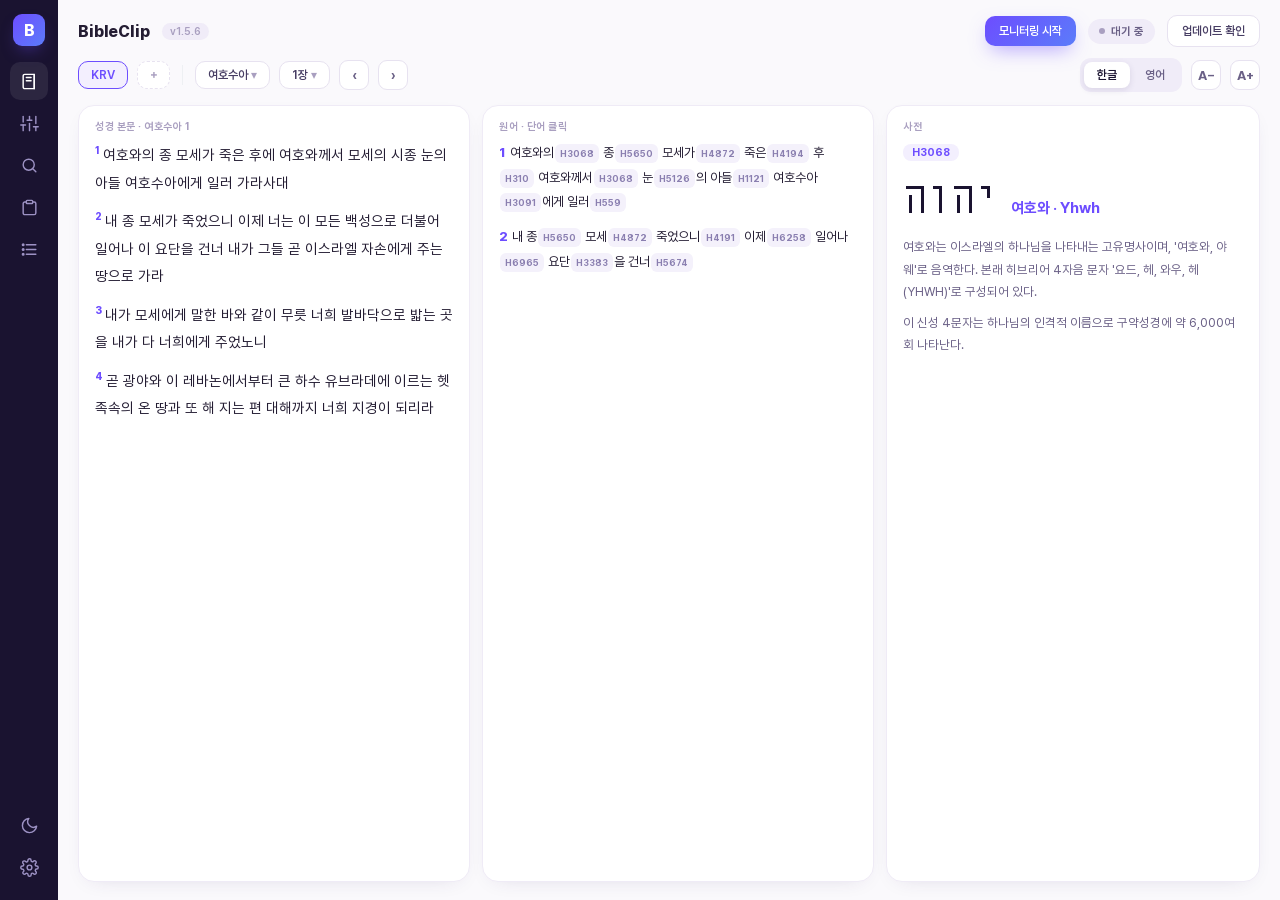
<file: web/index.html>
<!DOCTYPE html>
<html lang="ko" data-theme="light">
<head>
<meta charset="UTF-8">
<meta name="viewport" content="width=device-width, initial-scale=1.0">
<title>BibleClip</title>
<link rel="stylesheet" href="css/fonts.css">
<link rel="stylesheet" href="css/tokens.css">
<link rel="stylesheet" href="css/styles.css">
</head>
<body>
<!-- Phase 1: static design system. Sample content is hardcoded (여호수아 1);
     real data wiring to the Library core comes in Phase 2 (pywebview bridge). -->
<div class="app">

  <!-- Left rail -->
  <nav class="rail">
    <div class="logo-tile">B</div>
    <div class="nav-icon on" id="nav-viewer" title="성경 보기" aria-label="성경 보기">
      <!-- book -->
      <svg viewBox="0 0 24 24" fill="none" stroke="currentColor" stroke-width="1.8" stroke-linecap="round" stroke-linejoin="round"><path d="M4 5a2 2 0 0 1 2-2h12v18H6a2 2 0 0 1-2-2z"/><path d="M18 3v18"/><path d="M8 7h6M8 11h6"/></svg>
    </div>
    <div class="nav-icon" id="nav-settings" title="출력 설정" aria-label="출력 설정">
      <!-- sliders -->
      <svg viewBox="0 0 24 24" fill="none" stroke="currentColor" stroke-width="1.8" stroke-linecap="round" stroke-linejoin="round"><line x1="4" y1="21" x2="4" y2="14"/><line x1="4" y1="10" x2="4" y2="3"/><line x1="12" y1="21" x2="12" y2="12"/><line x1="12" y1="8" x2="12" y2="3"/><line x1="20" y1="21" x2="20" y2="16"/><line x1="20" y1="12" x2="20" y2="3"/><line x1="1" y1="14" x2="7" y2="14"/><line x1="9" y1="8" x2="15" y2="8"/><line x1="17" y1="16" x2="23" y2="16"/></svg>
    </div>
    <div class="nav-icon" id="nav-search" title="검색" aria-label="검색">
      <!-- search -->
      <svg viewBox="0 0 24 24" fill="none" stroke="currentColor" stroke-width="1.8" stroke-linecap="round" stroke-linejoin="round"><circle cx="11" cy="11" r="7"/><path d="m20 20-3.2-3.2"/></svg>
    </div>
    <div class="nav-icon" id="log-toggle" title="클립보드 로그" aria-label="클립보드 로그">
      <!-- clipboard -->
      <svg viewBox="0 0 24 24" fill="none" stroke="currentColor" stroke-width="1.8" stroke-linecap="round" stroke-linejoin="round"><rect x="8" y="3" width="8" height="4" rx="1"/><path d="M16 5h2a2 2 0 0 1 2 2v12a2 2 0 0 1-2 2H6a2 2 0 0 1-2-2V7a2 2 0 0 1 2-2h2"/></svg>
      <span class="nav-dot" id="log-dot" hidden></span>
    </div>
    <div class="nav-icon" title="역본 순서" aria-label="역본 순서">
      <!-- list -->
      <svg viewBox="0 0 24 24" fill="none" stroke="currentColor" stroke-width="1.8" stroke-linecap="round" stroke-linejoin="round"><path d="M8 6h12M8 12h12M8 18h12"/><circle cx="4" cy="6" r="1"/><circle cx="4" cy="12" r="1"/><circle cx="4" cy="18" r="1"/></svg>
    </div>
    <div class="spacer"></div>
    <div class="nav-icon" id="theme-toggle" title="테마 전환" aria-label="테마 전환">
      <!-- moon -->
      <svg viewBox="0 0 24 24" fill="none" stroke="currentColor" stroke-width="1.8" stroke-linecap="round" stroke-linejoin="round"><path d="M21 12.8A9 9 0 1 1 11.2 3a7 7 0 0 0 9.8 9.8z"/></svg>
    </div>
    <div class="nav-icon" id="nav-app-settings" title="설정" aria-label="설정">
      <!-- gear -->
      <svg viewBox="0 0 24 24" fill="none" stroke="currentColor" stroke-width="1.8" stroke-linecap="round" stroke-linejoin="round"><circle cx="12" cy="12" r="3"/><path d="M19.4 15a1.6 1.6 0 0 0 .3 1.8l.1.1a2 2 0 1 1-2.8 2.8l-.1-.1a1.6 1.6 0 0 0-1.8-.3 1.6 1.6 0 0 0-1 1.5V21a2 2 0 1 1-4 0v-.1a1.6 1.6 0 0 0-1-1.5 1.6 1.6 0 0 0-1.8.3l-.1.1a2 2 0 1 1-2.8-2.8l.1-.1a1.6 1.6 0 0 0 .3-1.8 1.6 1.6 0 0 0-1.5-1H3a2 2 0 1 1 0-4h.1a1.6 1.6 0 0 0 1.5-1 1.6 1.6 0 0 0-.3-1.8l-.1-.1a2 2 0 1 1 2.8-2.8l.1.1a1.6 1.6 0 0 0 1.8.3H9a1.6 1.6 0 0 0 1-1.5V3a2 2 0 1 1 4 0v.1a1.6 1.6 0 0 0 1 1.5 1.6 1.6 0 0 0 1.8-.3l.1-.1a2 2 0 1 1 2.8 2.8l-.1.1a1.6 1.6 0 0 0-.3 1.8V9a1.6 1.6 0 0 0 1.5 1H21a2 2 0 1 1 0 4h-.1a1.6 1.6 0 0 0-1.5 1z"/></svg>
    </div>
  </nav>

  <!-- Main -->
  <div class="main">

    <!-- Top bar -->
    <header class="topbar">
      <span class="brand">BibleClip</span>
      <span class="ver" id="app-ver">v1.5.6</span>
      <span class="spacer"></span>
      <button class="btn primary" id="monitor-btn">모니터링 시작</button>
      <span class="badge" id="status-badge">대기 중</span>
      <button class="btn" id="update-btn">업데이트 확인</button>
    </header>

    <!-- Update-available banner (hidden until a newer release is found). -->
    <div class="update-banner" id="update-banner" hidden>
      <span class="ub-text" id="ub-text"></span>
      <span class="ub-actions">
        <button class="btn primary" id="ub-install">지금 업데이트</button>
        <button class="btn" id="ub-open">릴리스 페이지</button>
        <button class="btn" id="ub-skip">이 버전 건너뛰기</button>
        <button class="btn" id="ub-close" title="닫기">✕</button>
      </span>
    </div>

    <!-- Controls -->
    <div class="controls">
      <!-- Viewer-only controls; hidden on the 출력 설정 / 검색 views (switched
           via the left rail icons). -->
      <span class="viewer-controls" id="viewer-controls">
        <!-- Only the versions currently in use show as chips (rendered live into
             #ver-chips); the rest live behind the "+" (역본 추가·관리). The first
             chip is the primary version — it drives the book/chapter pickers and
             the original-language panel. Clicking a chip removes it. -->
        <span class="ver-chips" id="ver-chips"><span class="pill sel">KRV</span></span>
        <span class="pill add" id="ver-add" title="역본 추가·관리">＋</span>
        <span class="vsep"></span>
        <span class="pill dropdown" id="book-pill">여호수아</span>
        <span class="pill dropdown" id="chapter-pill">1장</span>
        <span class="mini" id="prev-ch" title="이전 장">‹</span>
        <span class="mini" id="next-ch" title="다음 장">›</span>
        <span class="spacer"></span>
        <div class="seg" data-seg="lang">
          <div class="opt on">한글</div>
          <div class="opt">영어</div>
        </div>
        <span class="mini" id="font-dec" title="글자 작게">A−</span>
        <span class="mini" id="font-inc" title="글자 크게">A+</span>
      </span>
    </div>

    <!-- Three panels -->
    <div class="panels" id="viewer-view">

      <!-- Scripture -->
      <section class="card">
        <div class="card-head" id="scripture-head">성경 본문 · 여호수아 1</div>
        <div class="card-body scripture" id="scripture">
          <div class="v"><span class="vnum">1</span>여호와의 종 모세가 죽은 후에 여호와께서 모세의 시종 눈의 아들 여호수아에게 일러 가라사대</div>
          <div class="v"><span class="vnum">2</span>내 종 모세가 죽었으니 이제 너는 이 모든 백성으로 더불어 일어나 이 요단을 건너 내가 그들 곧 이스라엘 자손에게 주는 땅으로 가라</div>
          <div class="v"><span class="vnum">3</span>내가 모세에게 말한 바와 같이 무릇 너희 발바닥으로 밟는 곳을 내가 다 너희에게 주었노니</div>
          <div class="v"><span class="vnum">4</span>곧 광야와 이 레바논에서부터 큰 하수 유브라데에 이르는 헷 족속의 온 땅과 또 해 지는 편 대해까지 너희 지경이 되리라</div>
        </div>
      </section>

      <!-- Interlinear / original language -->
      <section class="card">
        <div class="card-head">원어 · 단어 클릭</div>
        <div class="card-body interlin" id="interlin">
          <div class="v"><span class="vnum">1</span>여호와의<span class="strong">H3068</span> 종<span class="strong">H5650</span> 모세가<span class="strong">H4872</span> 죽은<span class="strong">H4194</span> 후<span class="strong">H310</span> 여호와께서<span class="strong">H3068</span> 눈<span class="strong">H5126</span>의 아들<span class="strong">H1121</span> 여호수아<span class="strong">H3091</span>에게 일러<span class="strong">H559</span></div>
          <div class="v"><span class="vnum">2</span>내 종<span class="strong">H5650</span> 모세<span class="strong">H4872</span> 죽었으니<span class="strong">H4191</span> 이제<span class="strong">H6258</span> 일어나<span class="strong">H6965</span> 요단<span class="strong">H3383</span>을 건너<span class="strong">H5674</span></div>
        </div>
      </section>

      <!-- Lexicon -->
      <section class="card">
        <div class="card-head">사전</div>
        <div class="card-body lex" id="lexicon">
          <span class="chip">H3068</span>
          <div class="lex-head">
            <span class="heb">יהוה</span>
            <span class="rom">여호와 · Yhwh</span>
          </div>
          <div class="lex-body">
            <p>여호와는 이스라엘의 하나님을 나타내는 고유명사이며, '여호와, 야웨'로 음역한다. 본래 히브리어 4자음 문자 '요드, 헤, 와우, 헤(YHWH)'로 구성되어 있다.</p>
            <p>이 신성 4문자는 하나님의 인격적 이름으로 구약성경에 약 6,000여회 나타난다.</p>
          </div>
        </div>
      </section>

    </div>

    <!-- Output-settings view (출력 설정 탭). Format rows + output order are
         rendered live by app.js; the preview shows what a caught reference
         would put on the clipboard. -->
    <div class="settings-view" id="settings-view" hidden>
      <section class="card set-card">
        <div class="card-head">표기 설정 · 한국어 역본</div>
        <div class="card-body">
          <p class="set-note">※ 영어 역본(ESV/NKJV 등)은 항상 영어식+하이픈으로 출력됩니다.</p>
          <div id="set-format"></div>
        </div>
      </section>
      <section class="card set-card">
        <div class="card-head set-head">
          <span>출력 순서 · 복사에 사용할 역본</span>
          <button class="set-mini" id="db-refresh" title="bible_versions 폴더 다시 스캔">DB 새로고침</button>
        </div>
        <div class="card-body" id="set-order"></div>
      </section>
      <section class="card set-card">
        <div class="card-head">미리보기 · 요 1:1-3</div>
        <div class="card-body"><pre class="preview" id="set-preview">…</pre></div>
      </section>
    </div>

    <!-- Search view (rail 검색 아이콘; 클립보드 #키워드 캡처 시 자동 표시). -->
    <div class="search-view" id="search-view" hidden>
      <div class="search-bar">
        <input type="text" id="search-input" class="search-input"
               placeholder="검색어 입력 (예: 사랑) — 다른 앱에서 #사랑 복사 시 자동 검색">
        <span class="pill dropdown" id="search-ver" title="검색할 역본">KRV</span>
        <button class="btn primary" id="search-go">검색</button>
      </div>
      <div class="search-meta" id="search-meta"></div>
      <div class="card search-card">
        <div class="card-body" id="search-results">
          <div class="panel-loading">검색어를 입력하거나, 다른 앱에서 <b>#키워드</b>를 복사하세요.</div>
        </div>
      </div>
    </div>
  </div>

  <!-- Activity log drawer (slides in from the right; toggled by the rail
       clipboard icon). Lists clipboard references caught while monitoring;
       each row re-navigates the viewer when clicked. -->
  <aside class="drawer" id="log-drawer" hidden>
    <div class="drawer-head">
      <span>클립보드 로그</span>
      <span class="drawer-close" id="log-close" title="닫기">✕</span>
    </div>
    <div class="drawer-body" id="log-list">
      <div class="log-empty">모니터링 중 인식한 구절이 여기에 쌓입니다.</div>
    </div>
  </aside>

</div>

<!-- App-wide settings (⚙ gear in the rail). Distinct from the 출력 설정 view:
     these are app-level preferences. Controls are populated from
     api.get_app_settings() and written back via api.set_app_setting(). -->
<div class="modal-overlay" id="settings-modal" hidden>
  <div class="modal" role="dialog" aria-label="설정">
    <div class="modal-head">
      <span>설정</span>
      <span class="modal-close" id="settings-close" title="닫기">✕</span>
    </div>
    <div class="modal-body">
      <div class="set-group">
        <div class="set-group-h">클립보드</div>
        <div class="set-row">
          <span class="set-label">확인 간격</span>
          <div class="seg" id="opt-poll">
            <div class="opt" data-val="0.25">빠름 · 0.25초</div>
            <div class="opt" data-val="0.5">기본 · 0.5초</div>
            <div class="opt" data-val="1.0">느림 · 1초</div>
          </div>
        </div>
        <p class="set-note">간격이 짧을수록 빠르게 인식하지만 CPU를 조금 더 씁니다.</p>
      </div>

      <div class="set-group">
        <div class="set-group-h">사전</div>
        <div class="set-row">
          <span class="set-label">기본 언어</span>
          <div class="seg" id="opt-lex-lang">
            <div class="opt" data-val="ko">한글</div>
            <div class="opt" data-val="en">영어</div>
          </div>
        </div>
      </div>

      <div class="set-group">
        <div class="set-group-h">검색 · 업데이트</div>
        <div class="set-toggle" id="opt-search-nav">
          <span class="set-label">검색 결과 클릭 시 본문으로 이동</span>
          <span class="switch"><span class="knob"></span></span>
        </div>
        <div class="set-toggle" id="opt-auto-update">
          <span class="set-label">시작 시 자동으로 업데이트 확인</span>
          <span class="switch"><span class="knob"></span></span>
        </div>
      </div>

      <div class="set-group">
        <div class="set-group-h">정보 · 관리</div>
        <div class="set-row info-row">
          <span class="set-label">버전</span>
          <span class="set-info" id="set-version">—</span>
        </div>
        <div class="modal-actions">
          <button class="btn" id="act-data-folder">데이터 폴더 열기</button>
          <button class="btn" id="act-github">GitHub 열기</button>
          <button class="btn danger" id="act-reset">설정 초기화</button>
        </div>
      </div>
    </div>
  </div>
</div>

<!-- Transient confirmation when a reference is converted on the clipboard. -->
<div class="toast-wrap" id="toast-wrap"></div>

<script src="app.js"></script>
</body>
</html>
</file>
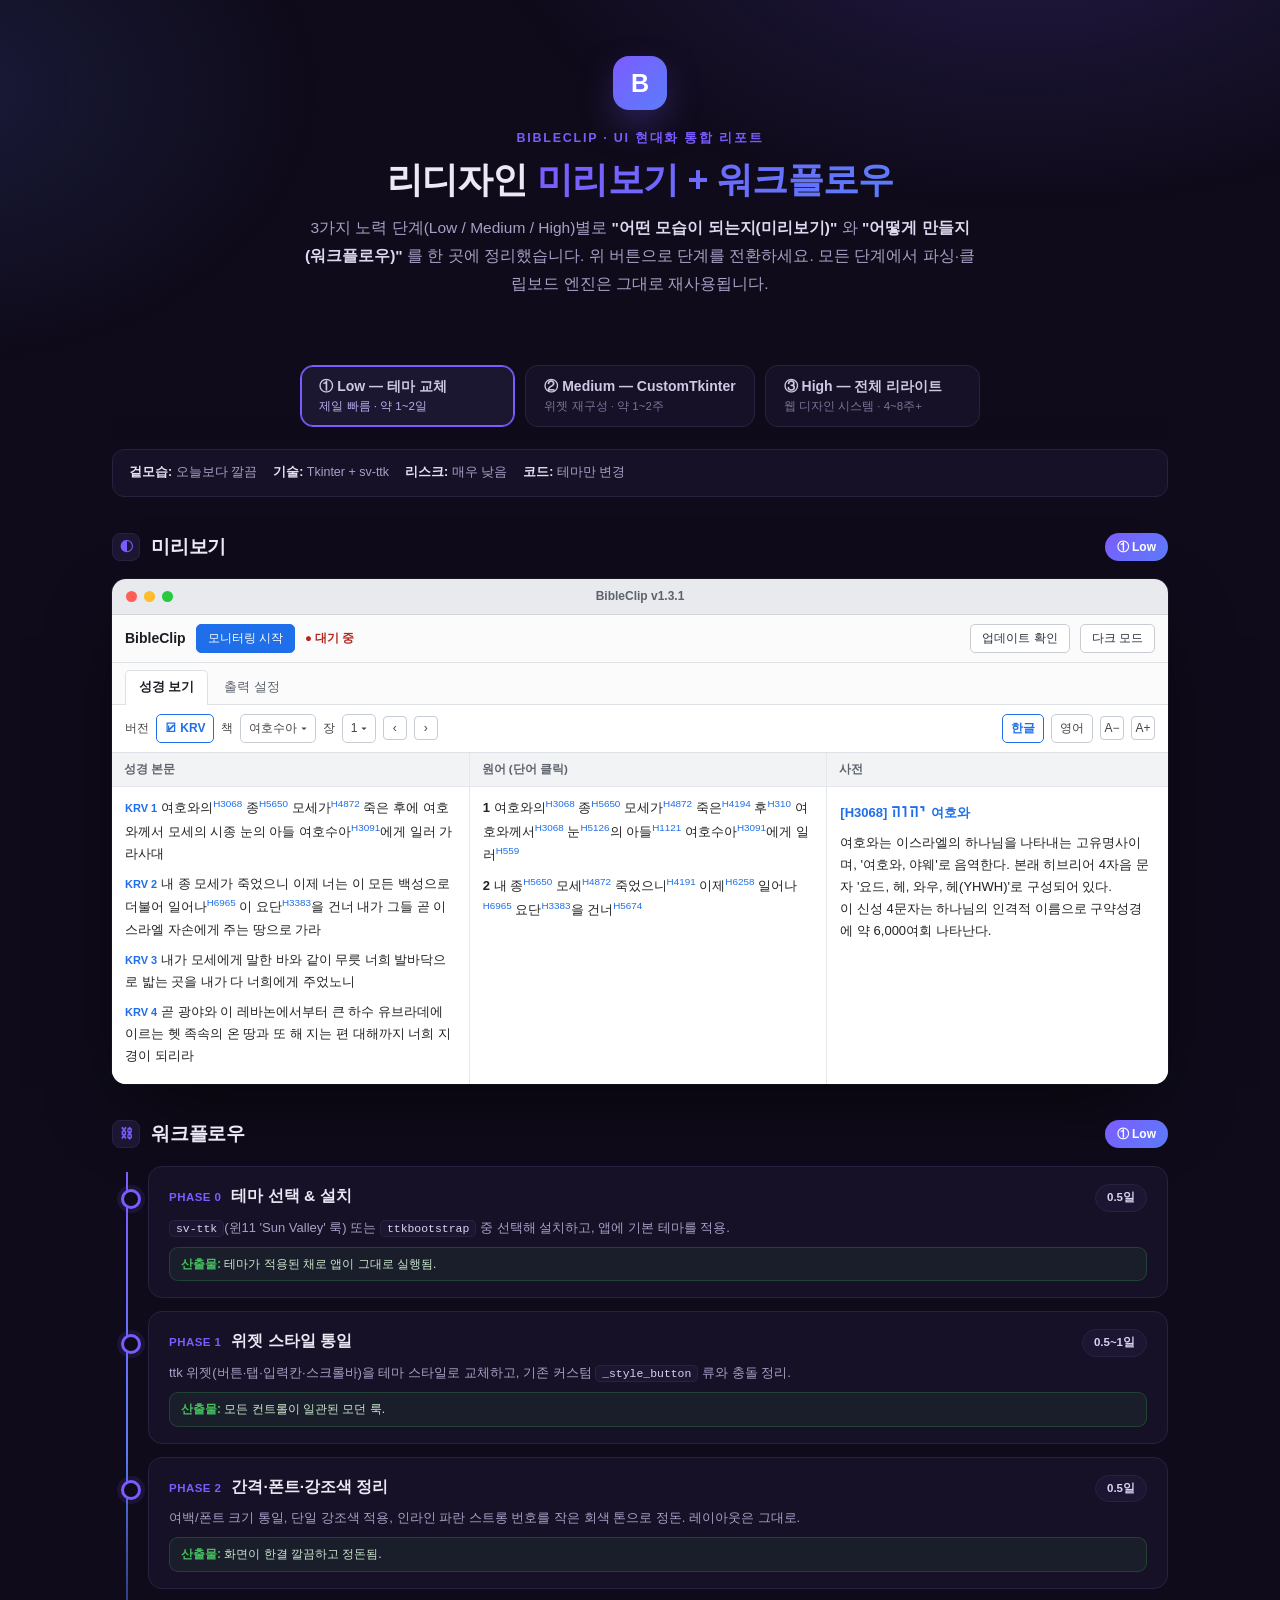
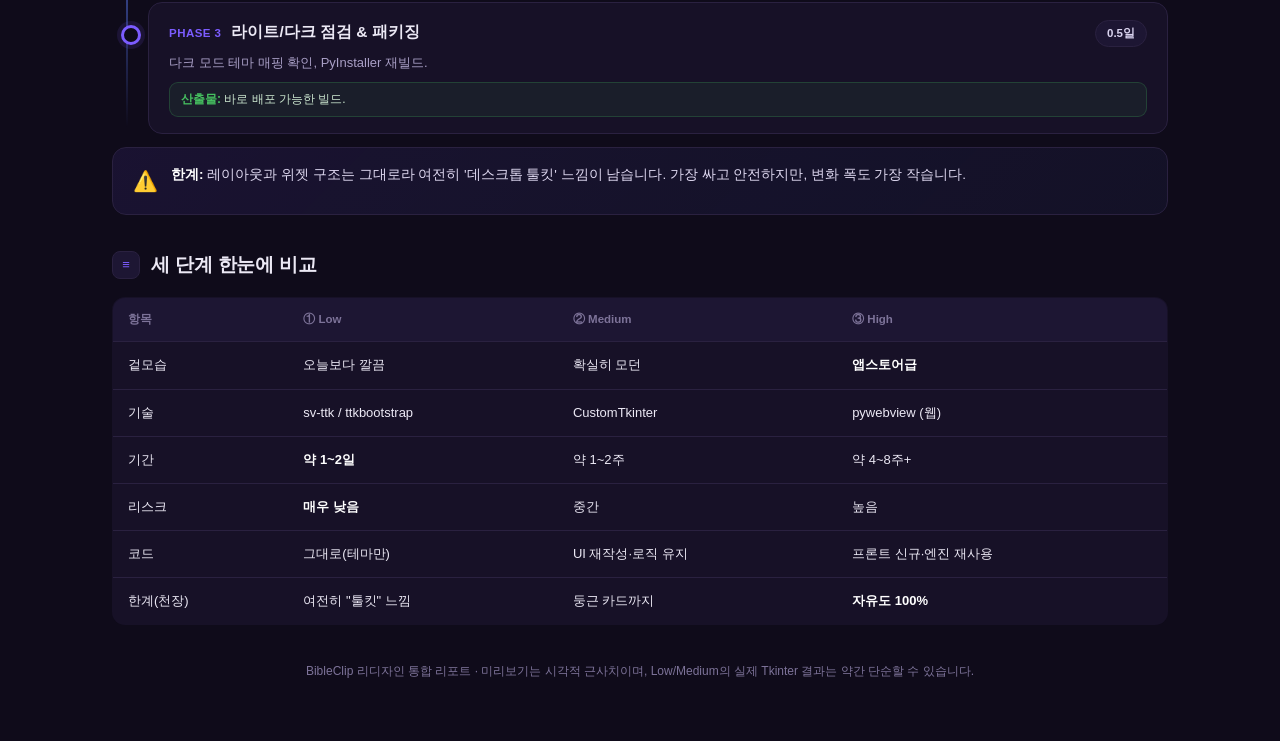
<file: docs/redesign-report.html>
<!DOCTYPE html>
<html lang="ko">
<head>
<meta charset="UTF-8">
<meta name="viewport" content="width=device-width, initial-scale=1.0">
<title>BibleClip — 리디자인 통합 리포트 (미리보기 + 워크플로우)</title>
<style>
  *{box-sizing:border-box;margin:0;padding:0}
  :root{
    --bg:#0f0b1a; --panel:#171127; --panel2:#1d1633; --line:#2a2140;
    --fg:#ece9f5; --muted:#a99fc6; --dim:#7d7399;
    --acc:#7c5cff; --acc2:#5b7cfa; --good:#46c160;
    --grad:linear-gradient(135deg,#7c5cff,#5b7cfa);
  }
  html{scroll-behavior:smooth}
  body{background:var(--bg);color:var(--fg);
    font-family:-apple-system,BlinkMacSystemFont,"Segoe UI",Roboto,"Apple SD Gothic Neo","Noto Sans KR",sans-serif;
    line-height:1.7;-webkit-font-smoothing:antialiased}
  .bg-grad{position:fixed;inset:0;z-index:-1;background:
    radial-gradient(900px 500px at 80% -10%,rgba(124,92,255,.18),transparent 60%),
    radial-gradient(700px 500px at -5% 10%,rgba(91,124,250,.14),transparent 55%);}
  .wrap{max-width:1100px;margin:0 auto;padding:0 22px}

  header{padding:56px 0 26px;text-align:center}
  .mk{width:54px;height:54px;border-radius:16px;background:var(--grad);display:inline-flex;align-items:center;justify-content:center;font-weight:800;font-size:25px;color:#fff;margin-bottom:18px;box-shadow:0 16px 40px -10px rgba(124,92,255,.6)}
  .kick{font-size:12.5px;font-weight:700;letter-spacing:.14em;color:var(--acc);margin-bottom:10px}
  h1{font-size:36px;font-weight:800;letter-spacing:-.02em;line-height:1.18;margin-bottom:12px}
  h1 span{background:var(--grad);-webkit-background-clip:text;background-clip:text;-webkit-text-fill-color:transparent}
  .lead{font-size:15.5px;color:var(--muted);max-width:680px;margin:0 auto;line-height:1.8}

  /* tier switcher */
  .switch{display:flex;gap:10px;justify-content:center;flex-wrap:wrap;margin:28px 0 8px;position:sticky;top:0;z-index:20;
    padding:14px 0;background:linear-gradient(180deg,var(--bg) 70%,transparent)}
  .switch button{appearance:none;border:1px solid var(--line);background:var(--panel);color:#cfc9e4;
    padding:12px 18px;border-radius:13px;font-size:14px;font-weight:700;cursor:pointer;transition:.15s;
    display:flex;flex-direction:column;gap:3px;align-items:flex-start;min-width:215px;text-align:left}
  .switch button small{font-weight:500;color:var(--dim);font-size:11.5px}
  .switch button:hover{border-color:#3a3357;background:var(--panel2)}
  .switch button.on{border-color:var(--acc);background:#1c1730;box-shadow:0 0 0 1px var(--acc) inset}
  .switch button.on small{color:#b9aef0}

  .stage{display:none}
  .stage.on{display:block;animation:fade .25s ease}
  @keyframes fade{from{opacity:0;transform:translateY(6px)}to{opacity:1;transform:none}}

  .sectitle{display:flex;align-items:center;gap:11px;margin:34px 0 16px}
  .sectitle .n{width:28px;height:28px;border-radius:8px;background:var(--panel2);border:1px solid var(--line);display:flex;align-items:center;justify-content:center;font-size:13px;font-weight:800;color:var(--acc)}
  .sectitle h2{font-size:19px;font-weight:700;letter-spacing:-.01em}
  .sectitle .lbl{margin-left:auto;font-size:12px;font-weight:700;color:#fff;padding:4px 12px;border-radius:999px;background:var(--grad)}

  .meta{display:flex;gap:16px;flex-wrap:wrap;font-size:12.5px;color:var(--muted);padding:12px 16px;background:var(--panel);border:1px solid var(--line);border-radius:12px;margin-bottom:8px}
  .meta b{color:#e7e2f3}

  /* mockup frame wrapper */
  .frame{border-radius:14px;overflow:hidden;box-shadow:0 30px 80px -28px rgba(0,0,0,.8),0 0 0 1px rgba(255,255,255,.05)}

  /* macOS chrome (shared) */
  .chrome{height:36px;display:flex;align-items:center;gap:8px;padding:0 14px;font-size:12px;position:relative}
  .lights{display:flex;gap:7px}.lights i{width:11px;height:11px;border-radius:50%;display:block}
  .lights .r{background:#ff5f57}.lights .y{background:#febc2e}.lights .g{background:#28c840}
  .chrome .ttl{position:absolute;left:0;right:0;text-align:center;font-weight:600;pointer-events:none}
  .cols{display:grid;grid-template-columns:1.05fr 1.05fr 1fr}
  .strong{}

  /* ---- LOW look ---- */
  .low .frame{font-family:-apple-system,"Segoe UI","Noto Sans KR",sans-serif}
  .low .chrome{background:#e8eaed;border-bottom:1px solid #d3d7dd;color:#5d636c}
  .low .app{background:#f4f5f7}
  .low .topbar{display:flex;align-items:center;gap:10px;padding:9px 13px;background:#fbfbfc;border-bottom:1px solid #dde0e5}
  .low .logo{font-weight:700;font-size:14px;color:#1b1f24}
  .low .btn{font-size:12px;padding:5px 11px;border-radius:5px;border:1px solid #c7ccd3;background:#fff;color:#2b3038}
  .low .btn.primary{background:#1f6feb;border-color:#1f6feb;color:#fff}
  .low .badge{font-size:11.5px;color:#b3261e;font-weight:600}.low .sp{flex:1}
  .low .tabs{display:flex;gap:2px;padding:7px 13px 0;background:#fbfbfc;border-bottom:1px solid #dde0e5}
  .low .tab{font-size:12.5px;padding:6px 13px;border:1px solid transparent;border-bottom:none;border-radius:5px 5px 0 0;color:#5d636c}
  .low .tab.on{background:#fff;border-color:#dde0e5;color:#1b1f24;font-weight:600;margin-bottom:-1px}
  .low .ctrls{display:flex;align-items:center;gap:7px;flex-wrap:wrap;padding:9px 13px;background:#fff;border-bottom:1px solid #dde0e5;font-size:12px;color:#444}
  .low .pill{border:1px solid #c7ccd3;border-radius:5px;background:#fff;padding:3px 8px}
  .low .pill.sel{border-color:#1f6feb;color:#1f6feb;font-weight:600}
  .low .mini{border:1px solid #c7ccd3;background:#fff;border-radius:4px;width:24px;height:24px;display:inline-flex;align-items:center;justify-content:center;color:#444}
  .low .col{border-right:1px solid #e4e7eb;min-height:300px;background:#fff}.low .col:last-child{border-right:none}
  .low .colh{font-size:11.5px;font-weight:600;color:#5d636c;padding:7px 12px;background:#f1f3f5;border-bottom:1px solid #e4e7eb}
  .low .colbody{padding:9px 13px;font-size:13px;line-height:1.7;color:#222}
  .low .v{margin-bottom:8px}.low .vtag{color:#1f6feb;font-weight:700;font-size:11px;margin-right:4px}
  .low .strong{color:#1f6feb;font-size:.76em;vertical-align:super}
  .low .lexh{color:#1f6feb;font-weight:700;margin-bottom:5px}.low .heb{font-size:18px}

  /* ---- MEDIUM look ---- */
  .med .frame{font-family:"Inter","Segoe UI","Noto Sans KR",sans-serif}
  .med .chrome{background:#22262e;border-bottom:1px solid #2c313a;color:#9aa3af}
  .med .app{background:#eef0f4;padding:13px}
  .med .topbar{display:flex;align-items:center;gap:10px;background:#fff;padding:11px 15px;border-radius:13px;box-shadow:0 1px 3px rgba(20,30,50,.06);margin-bottom:11px}
  .med .logo{font-weight:800;font-size:15px;color:#10141b}.med .logo span{color:#2f6df6}
  .med .btn{font-size:12px;padding:7px 14px;border-radius:999px;border:1px solid #dde1e8;background:#fff;color:#384150;font-weight:600}
  .med .btn.primary{background:#2f6df6;border-color:#2f6df6;color:#fff;box-shadow:0 4px 12px -3px rgba(47,109,246,.5)}
  .med .badge{font-size:11px;font-weight:700;color:#b06a00;background:#fff3df;border:1px solid #ffe2b0;padding:5px 10px;border-radius:999px}
  .med .sp{flex:1}
  .med .seg{display:inline-flex;background:#e6e9f0;border-radius:999px;padding:4px;gap:2px;margin-bottom:11px}
  .med .seg .s{font-size:12px;padding:6px 14px;border-radius:999px;color:#5b6472;font-weight:600}
  .med .seg .s.on{background:#fff;color:#10141b;box-shadow:0 1px 2px rgba(0,0,0,.08)}
  .med .ctrls{display:flex;align-items:center;gap:7px;flex-wrap:wrap;background:#fff;padding:10px 13px;border-radius:13px;box-shadow:0 1px 3px rgba(20,30,50,.06);margin-bottom:11px;font-size:12px;color:#4a5260}
  .med .pill{border:1px solid #e1e5ec;border-radius:999px;background:#fafbfd;padding:5px 11px;font-weight:600;color:#384150}
  .med .pill.sel{border-color:#2f6df6;color:#2f6df6;background:#eef4ff}
  .med .mini{border:1px solid #e1e5ec;background:#fafbfd;border-radius:8px;width:28px;height:28px;display:inline-flex;align-items:center;justify-content:center;color:#4a5260;font-weight:600}
  .med .cols{background:#fff;border-radius:14px;overflow:hidden;box-shadow:0 1px 3px rgba(20,30,50,.06)}
  .med .col{border-right:1px solid #eef0f3;min-height:300px}.med .col:last-child{border-right:none}
  .med .colh{font-size:11px;font-weight:700;color:#8a93a1;padding:11px 15px 7px}
  .med .colbody{padding:3px 15px 13px;font-size:13px;line-height:1.75;color:#1c2430}
  .med .v{margin-bottom:10px}
  .med .vtag{display:inline-block;font-size:10px;font-weight:700;color:#2f6df6;background:#eef4ff;border-radius:6px;padding:1px 6px;margin-right:5px}
  .med .strong{display:inline-block;font-size:9px;color:#7b8494;background:#f1f3f7;border-radius:5px;padding:0 4px;vertical-align:middle;margin:0 1px;font-weight:600}
  .med .lexh{color:#2f6df6;font-weight:800;margin-bottom:5px}.med .heb{font-size:20px}

  /* ---- HIGH look ---- */
  .high .frame{font-family:"Inter","Segoe UI","Noto Sans KR",sans-serif}
  .high .chrome{background:linear-gradient(180deg,#1b1430,#171022);border-bottom:1px solid #2a2140;color:#b3a7d6}
  .high .app{display:flex;background:#faf9fc;min-height:380px}
  .high .rail{width:58px;background:#1a1330;display:flex;flex-direction:column;align-items:center;padding:14px 0;gap:5px}
  .high .rail .m{width:32px;height:32px;border-radius:9px;background:linear-gradient(135deg,#7c5cff,#5b7cfa);display:flex;align-items:center;justify-content:center;color:#fff;font-weight:800;margin-bottom:12px}
  .high .rail .ic{width:38px;height:38px;border-radius:10px;display:flex;align-items:center;justify-content:center;color:#9d92c4;font-size:16px}
  .high .rail .ic.on{background:rgba(255,255,255,.08);color:#fff}
  .high .main{flex:1;display:flex;flex-direction:column;min-width:0}
  .high .topbar{display:flex;align-items:center;gap:12px;padding:15px 20px}
  .high .logo{font-weight:800;font-size:16px;color:#1a1330}
  .high .ver{font-size:10.5px;color:#a99fc0;font-weight:600;background:#f0ecf8;padding:2px 8px;border-radius:999px}
  .high .sp{flex:1}
  .high .btn{font-size:12px;padding:8px 14px;border-radius:10px;border:1px solid #e7e2f0;background:#fff;color:#473d63;font-weight:600}
  .high .btn.primary{background:linear-gradient(135deg,#6d4dff,#5b7cfa);border:none;color:#fff;box-shadow:0 8px 20px -6px rgba(109,77,255,.55)}
  .high .badge{font-size:11px;font-weight:700;color:#5b8f5b;background:#eef7ee;border:1px solid #d6ecd6;padding:5px 11px;border-radius:999px;display:inline-flex;align-items:center;gap:6px}
  .high .badge::before{content:"";width:6px;height:6px;border-radius:50%;background:#46c160;box-shadow:0 0 0 3px rgba(70,193,96,.2)}
  .high .ctrls{display:flex;align-items:center;gap:9px;flex-wrap:wrap;padding:0 20px 13px;font-size:12px;color:#6a6086}
  .high .seg{display:inline-flex;background:#f0ecf8;border-radius:11px;padding:4px;gap:2px}
  .high .seg .s{font-size:12px;padding:6px 13px;border-radius:8px;color:#6a6086;font-weight:600}
  .high .seg .s.on{background:#fff;color:#1a1330;box-shadow:0 2px 6px rgba(60,40,100,.12)}
  .high .pill{border:1px solid #e7e2f0;border-radius:10px;background:#fff;padding:6px 12px;font-weight:600;color:#473d63}
  .high .pill.sel{border-color:#6d4dff;color:#6d4dff;background:#f3effe}
  .high .mini{border:1px solid #e7e2f0;background:#fff;border-radius:9px;width:30px;height:30px;display:inline-flex;align-items:center;justify-content:center;color:#6a6086;font-weight:700}
  .high .cols{flex:1;padding:0 20px 16px;display:grid;grid-template-columns:1.05fr 1.05fr 1fr;gap:12px}
  .high .col{background:#fff;border:1px solid #efebf6;border-radius:16px;min-height:280px;box-shadow:0 6px 22px -14px rgba(60,40,100,.25);overflow:hidden}
  .high .colh{font-size:10.5px;font-weight:700;letter-spacing:.05em;color:#a99fc0;padding:14px 16px 5px}
  .high .colbody{padding:2px 16px 14px}
  .high .scripture{font-family:"Iowan Old Style",Palatino,Georgia,"Noto Serif KR",serif;font-size:14.5px;line-height:1.9;color:#241d33}
  .high .v{margin-bottom:11px}
  .high .vtag{color:#6d4dff;font-weight:800;font-size:.7em;vertical-align:super;margin-right:3px;font-family:Inter,sans-serif}
  .high .interlin{font-size:13px;line-height:1.9;color:#2b2440}
  .high .strong{display:inline-block;font-size:9px;color:#8a7fb0;background:#f4f1fb;border-radius:6px;padding:1px 5px;margin:0 1px;font-weight:700;vertical-align:middle}
  .high .lexh{display:flex;align-items:baseline;gap:9px;margin-bottom:9px}
  .high .lexh .heb{font-size:24px;color:#1a1330}.high .lexh .rom{color:#6d4dff;font-weight:700;font-size:13.5px}
  .high .lex{font-size:12.5px;line-height:1.8;color:#4a4264}
  .high .chip{display:inline-block;font-size:10.5px;font-weight:700;color:#6d4dff;background:#f3effe;border-radius:8px;padding:2px 9px;margin-bottom:7px}

  /* workflow timeline (report theme) */
  .tl{position:relative;margin:6px 0 0 8px;padding-left:28px}
  .tl::before{content:"";position:absolute;left:6px;top:6px;bottom:6px;width:2px;background:linear-gradient(180deg,var(--acc),var(--acc2),transparent)}
  .step{position:relative;margin-bottom:13px;background:var(--panel);border:1px solid var(--line);border-radius:14px;padding:16px 20px}
  .step::before{content:"";position:absolute;left:-28px;top:22px;width:14px;height:14px;border-radius:50%;background:var(--bg);border:3px solid var(--acc);box-shadow:0 0 0 4px rgba(124,92,255,.12)}
  .step .top{display:flex;align-items:baseline;gap:10px;flex-wrap:wrap;margin-bottom:5px}
  .step .ph{font-size:11.5px;font-weight:800;color:var(--acc);letter-spacing:.04em}
  .step h3{font-size:15.5px;font-weight:700}
  .step .dur{margin-left:auto;font-size:11.5px;font-weight:600;color:#d9d3ef;background:var(--panel2);border:1px solid var(--line);padding:3px 11px;border-radius:999px}
  .step p{font-size:13px;color:var(--muted)}
  .step .del{margin-top:8px;font-size:12px;color:#cbe6cf;background:rgba(70,193,96,.08);border:1px solid rgba(70,193,96,.22);border-radius:9px;padding:6px 11px}
  .step .del b{color:var(--good)}
  code{background:var(--panel2);border:1px solid var(--line);border-radius:5px;padding:1px 6px;font-size:.88em;color:#d9d3ef}

  .ceiling{display:flex;gap:13px;background:linear-gradient(135deg,rgba(124,92,255,.1),rgba(91,124,250,.06));border:1px solid var(--line);border-radius:14px;padding:16px 20px;margin-top:12px}
  .ceiling .ic{font-size:20px}.ceiling p{font-size:13.5px;color:#ded8f0}.ceiling b{color:#fff}

  /* final compare */
  table{width:100%;border-collapse:collapse;background:var(--panel);border:1px solid var(--line);border-radius:13px;overflow:hidden;margin-top:6px}
  th,td{text-align:left;padding:12px 15px;font-size:13px;border-bottom:1px solid var(--line)}
  th{background:var(--panel2);font-size:11.5px;color:var(--dim)}
  tr:last-child td{border-bottom:none}
  .em{color:#fff;font-weight:700}
  footer{padding:36px 0 60px;text-align:center;color:var(--dim);font-size:12px}
  @media(max-width:820px){.switch button{min-width:0;flex:1}.high .app{display:block}.high .rail{flex-direction:row;width:auto}}
</style>
</head>
<body>
<div class="bg-grad"></div>
<div class="wrap">
  <header>
    <div class="mk">B</div>
    <div class="kick">BIBLECLIP · UI 현대화 통합 리포트</div>
    <h1>리디자인 <span>미리보기 + 워크플로우</span></h1>
    <p class="lead">3가지 노력 단계(Low / Medium / High)별로 <b style="color:#ded8f0">"어떤 모습이 되는지(미리보기)"</b> 와 <b style="color:#ded8f0">"어떻게 만들지(워크플로우)"</b> 를 한 곳에 정리했습니다. 위 버튼으로 단계를 전환하세요. 모든 단계에서 파싱·클립보드 엔진은 그대로 재사용됩니다.</p>
  </header>

  <div class="switch">
    <button class="on" data-t="low" onclick="pick('low',this)">① Low — 테마 교체<small>제일 빠름 · 약 1~2일</small></button>
    <button data-t="med" onclick="pick('med',this)">② Medium — CustomTkinter<small>위젯 재구성 · 약 1~2주</small></button>
    <button data-t="high" onclick="pick('high',this)">③ High — 전체 리라이트<small>웹 디자인 시스템 · 4~8주+</small></button>
  </div>

  <div class="stage low on" id="st-low"></div>
  <div class="stage med" id="st-med"></div>
  <div class="stage high" id="st-high"></div>

  <div class="sectitle"><div class="n">≡</div><h2>세 단계 한눈에 비교</h2></div>
  <table>
    <tr><th>항목</th><th>① Low</th><th>② Medium</th><th>③ High</th></tr>
    <tr><td>겉모습</td><td>오늘보다 깔끔</td><td>확실히 모던</td><td class="em">앱스토어급</td></tr>
    <tr><td>기술</td><td>sv-ttk / ttkbootstrap</td><td>CustomTkinter</td><td>pywebview (웹)</td></tr>
    <tr><td>기간</td><td class="em">약 1~2일</td><td>약 1~2주</td><td>약 4~8주+</td></tr>
    <tr><td>리스크</td><td class="em">매우 낮음</td><td>중간</td><td>높음</td></tr>
    <tr><td>코드</td><td>그대로(테마만)</td><td>UI 재작성·로직 유지</td><td>프론트 신규·엔진 재사용</td></tr>
    <tr><td>한계(천장)</td><td>여전히 "툴킷" 느낌</td><td>둥근 카드까지</td><td class="em">자유도 100%</td></tr>
  </table>

  <footer>BibleClip 리디자인 통합 리포트 · 미리보기는 시각적 근사치이며, Low/Medium의 실제 Tkinter 결과는 약간 단순할 수 있습니다.</footer>
</div>

<script>
const verses=[
 [1,"여호와의<sup class='strong'>H3068</sup> 종<sup class='strong'>H5650</sup> 모세가<sup class='strong'>H4872</sup> 죽은 후에 여호와께서 모세의 시종 눈의 아들 여호수아<sup class='strong'>H3091</sup>에게 일러 가라사대"],
 [2,"내 종 모세가 죽었으니 이제 너는 이 모든 백성으로 더불어 일어나<sup class='strong'>H6965</sup> 이 요단<sup class='strong'>H3383</sup>을 건너 내가 그들 곧 이스라엘 자손에게 주는 땅으로 가라"],
 [3,"내가 모세에게 말한 바와 같이 무릇 너희 발바닥으로 밟는 곳을 내가 다 너희에게 주었노니"],
 [4,"곧 광야와 이 레바논에서부터 큰 하수 유브라데에 이르는 헷 족속의 온 땅과 또 해 지는 편 대해까지 너희 지경이 되리라"],
];
const inter=[
 "<b>1</b> 여호와의<sup class='strong'>H3068</sup> 종<sup class='strong'>H5650</sup> 모세가<sup class='strong'>H4872</sup> 죽은<sup class='strong'>H4194</sup> 후<sup class='strong'>H310</sup> 여호와께서<sup class='strong'>H3068</sup> 눈<sup class='strong'>H5126</sup>의 아들<sup class='strong'>H1121</sup> 여호수아<sup class='strong'>H3091</sup>에게 일러<sup class='strong'>H559</sup>",
 "<b>2</b> 내 종<sup class='strong'>H5650</sup> 모세<sup class='strong'>H4872</sup> 죽었으니<sup class='strong'>H4191</sup> 이제<sup class='strong'>H6258</sup> 일어나<sup class='strong'>H6965</sup> 요단<sup class='strong'>H3383</sup>을 건너<sup class='strong'>H5674</sup>",
];
const lex=`<p>여호와는 이스라엘의 하나님을 나타내는 고유명사이며, '여호와, 야웨'로 음역한다. 본래 히브리어 4자음 문자 '요드, 헤, 와우, 헤(YHWH)'로 구성되어 있다.</p><p>이 신성 4문자는 하나님의 인격적 이름으로 구약성경에 약 6,000여회 나타난다.</p>`;

function mock(t){
 const vs=verses.map(v=>`<div class="v"><span class="vtag">${t==='high'?v[0]:'KRV '+v[0]}</span>${t==='high'?v[1].replace(/<sup class='strong'>(H\d+)<\/sup>/g,"<span class='strong'>$1</span>"):v[1]}</div>`).join("");
 const it=inter.map(x=>`<div class="v">${x}</div>`).join("");
 if(t==='low') return `<div class="frame"><div class="chrome"><div class="lights"><i class="r"></i><i class="y"></i><i class="g"></i></div><div class="ttl">BibleClip v1.3.1</div></div><div class="app">
   <div class="topbar"><span class="logo">BibleClip</span><button class="btn primary">모니터링 시작</button><span class="badge">● 대기 중</span><span class="sp"></span><button class="btn">업데이트 확인</button><button class="btn">다크 모드</button></div>
   <div class="tabs"><div class="tab on">성경 보기</div><div class="tab">출력 설정</div></div>
   <div class="ctrls"><span>버전</span><span class="pill sel">☑ KRV</span><span>책</span><span class="pill">여호수아 ▾</span><span>장</span><span class="pill">1 ▾</span><span class="mini">‹</span><span class="mini">›</span><span class="sp"></span><span class="pill sel">한글</span><span class="pill">영어</span><span class="mini">A−</span><span class="mini">A+</span></div>
   <div class="cols"><div class="col"><div class="colh">성경 본문</div><div class="colbody">${vs}</div></div><div class="col"><div class="colh">원어 (단어 클릭)</div><div class="colbody">${it}</div></div><div class="col"><div class="colh">사전</div><div class="colbody"><div class="lexh">[H3068] <span class="heb">יהוה</span> 여호와</div>${lex}</div></div></div>
   </div></div>`;
 if(t==='med') return `<div class="frame"><div class="chrome"><div class="lights"><i class="r"></i><i class="y"></i><i class="g"></i></div><div class="ttl">BibleClip</div></div><div class="app">
   <div class="topbar"><span class="logo">Bible<span>Clip</span></span><button class="btn primary">▶ 모니터링 시작</button><span class="badge">대기 중</span><span class="sp"></span><button class="btn">업데이트 확인</button><button class="btn">🌙 다크</button></div>
   <div class="seg"><div class="s on">성경 보기</div><div class="s">출력 설정</div></div>
   <div class="ctrls"><span class="pill sel">☑ KRV</span><span class="pill">여호수아 ▾</span><span class="pill">1장 ▾</span><span class="mini">‹</span><span class="mini">›</span><span class="sp"></span><span class="pill sel">한글</span><span class="pill">영어</span><span class="mini">A−</span><span class="mini">A+</span></div>
   <div class="cols"><div class="col"><div class="colh">성경 본문</div><div class="colbody">${vs}</div></div><div class="col"><div class="colh">원어 · 단어 클릭</div><div class="colbody">${it}</div></div><div class="col"><div class="colh">사전</div><div class="colbody"><div class="lexh"><span class="heb">יהוה</span> 여호와</div><div style="font-size:10.5px;color:#8a93a1;margin:-2px 0 7px">[H3068] · Yhwh</div>${lex}</div></div></div>
   </div></div>`;
 return `<div class="frame"><div class="chrome"><div class="lights"><i class="r"></i><i class="y"></i><i class="g"></i></div><div class="ttl">BibleClip</div></div><div class="app">
   <div class="rail"><div class="m">B</div><div class="ic on">📖</div><div class="ic">🔎</div><div class="ic">📋</div><div class="ic">📑</div><span style="flex:1"></span><div class="ic">⚙</div></div>
   <div class="main"><div class="topbar"><span class="logo">BibleClip</span><span class="ver">v1.3.1</span><span class="sp"></span><button class="btn primary">모니터링 시작</button><span class="badge">대기 중</span><button class="btn">업데이트</button><button class="btn">다크 모드</button></div>
   <div class="ctrls"><div class="seg"><div class="s on">성경 보기</div><div class="s">출력 설정</div></div><span class="pill sel">KRV</span><span class="pill">여호수아 ▾</span><span class="pill">1장 ▾</span><span class="mini">‹</span><span class="mini">›</span><span class="sp"></span><span class="seg"><span class="s on">한글</span><span class="s">영어</span></span></div>
   <div class="cols"><div class="col"><div class="colh">성경 본문 · 여호수아 1</div><div class="colbody scripture">${vs}</div></div><div class="col"><div class="colh">원어 · 단어 클릭</div><div class="colbody interlin">${it}</div></div><div class="col"><div class="colh">사전</div><div class="colbody"><span class="chip">H3068</span><div class="lexh"><span class="heb">יהוה</span><span class="rom">여호와 · Yhwh</span></div><div class="lex">${lex}</div></div></div></div>
   </div></div></div>`;
}

const flows={
 low:[
  ["PHASE 0","테마 선택 & 설치","0.5일","<code>sv-ttk</code>(윈11 'Sun Valley' 룩) 또는 <code>ttkbootstrap</code> 중 선택해 설치하고, 앱에 기본 테마를 적용.","테마가 적용된 채로 앱이 그대로 실행됨."],
  ["PHASE 1","위젯 스타일 통일","0.5~1일","ttk 위젯(버튼·탭·입력칸·스크롤바)을 테마 스타일로 교체하고, 기존 커스텀 <code>_style_button</code> 류와 충돌 정리.","모든 컨트롤이 일관된 모던 룩."],
  ["PHASE 2","간격·폰트·강조색 정리","0.5일","여백/폰트 크기 통일, 단일 강조색 적용, 인라인 파란 스트롱 번호를 작은 회색 톤으로 정돈. 레이아웃은 그대로.","화면이 한결 깔끔하고 정돈됨."],
  ["PHASE 3","라이트/다크 점검 & 패키징","0.5일","다크 모드 테마 매핑 확인, PyInstaller 재빌드.","바로 배포 가능한 빌드."],
 ],
 med:[
  ["PHASE 0","CustomTkinter 도입","1일","<code>customtkinter</code> 추가, appearance mode(라이트/다크)와 기본 테마·폰트 설정.","CTk 윈도우가 뜨고 기본 위젯이 동작."],
  ["PHASE 1","상단바 & 탭 재구성","2일","로고·버튼을 필(pill) 버튼으로, 탭을 세그먼트 컨트롤로, 상태를 컬러 배지로 재구현.","상단 영역이 모던 컴포넌트로 교체됨."],
  ["PHASE 2","3분할 레이아웃 재구축","3~5일","3개 텍스트 패널을 <code>CTkFrame</code>(카드) + <code>CTkTextbox</code>로 재배치. 리사이즈 가능한 분할 패널이 핵심 난관.","카드형 3분할 본문/원어/사전 레이아웃."],
  ["PHASE 3","컨트롤·칩·사전 패널 스타일","2~3일","입력 컨트롤 라운드화, 스트롱 번호를 칩으로, 사전 팝업을 깔끔한 패널로.","현재 기능과 동등 + 모던 룩."],
  ["PHASE 4","다크 모드 · 폴리싱 · 패키징","2일","라이트/다크 토글, 여백·상태 다듬기, PyInstaller 빌드.","'완성된 느낌'의 빌드."],
 ],
 high:[
  ["PHASE 0","엔진 분리","1~2일","UI 외 모든 코드를 <code>engine/</code> 모듈로 분리하고 깔끔한 API로 정리(<code>get_chapter()</code>, <code>lookup_strong()</code>, <code>parse_reference()</code>, <code>start_monitoring(callback)</code>). 동작 변경 없음.","UI 없이 엔진 단독 실행·테스트 가능."],
  ["PHASE 1","디자인 시스템","2~4일","하이엔드 목업을 실제 CSS 토큰으로 — 색상, 세리프 본문 폰트, 간격 스케일, 카드·사이드바·필 컴포넌트.","제품 수준의 정적 스타일 페이지."],
  ["PHASE 2","브리지 연결","2~3일","pywebview 구동, 엔진 API를 JS에 노출, SQLite에서 실제 장을 렌더.","책+장 선택 → 실제 KRV 본문 표시."],
  ["PHASE 3","3개 패널 구현","1~2주","본문·원어(클릭형 스트롱)·사전 패널, 떠다니던 사전 창을 앱 내 패널로, 출력 설정 탭, 클립보드 감시 실시간 반영.","현재 기능 100% 동등 + 모던."],
  ["PHASE 4","폴리싱 & 상태","3~5일","다크 모드, 빈/로딩 상태, 마이크로 인터랙션, 단축키, <code>output_order</code> UX 개선.","완성도 높은 단계."],
  ["PHASE 5","패키징 & 서명","2~4일","PyInstaller 번들 + Developer ID 서명·공증으로 <code>xattr</code> 단계 제거.","더블클릭으로 열리는 .app."],
 ],
};
const ceilings={
 low:"⚠️ <b>한계:</b> 레이아웃과 위젯 구조는 그대로라 여전히 '데스크톱 툴킷' 느낌이 남습니다. 가장 싸고 안전하지만, 변화 폭도 가장 작습니다.",
 med:"⚖️ <b>균형점:</b> 둥근 카드·다크 모드까지 확실히 모던해지고 순수 Python 한 코드베이스를 유지합니다. 다만 리사이즈 3분할 텍스트 등 일부 커스텀 위젯은 손이 많이 갑니다.",
 high:"💡 <b>장점:</b> Phase 2 이후 완전히 점진적이라 '한 방에 갈아엎기' 리스크가 없습니다. 자유도 100%지만 프론트엔드를 새로 만드는 가장 큰 노력이 듭니다(엔진은 재사용)."
};
const metas={
 low:["겉모습","오늘보다 깔끔","기술","Tkinter + sv-ttk","리스크","매우 낮음","코드","테마만 변경"],
 med:["겉모습","확실히 모던","기술","CustomTkinter","리스크","중간","코드","UI 재작성·로직 유지"],
 high:["겉모습","앱스토어급","기술","pywebview(웹)","리스크","높음","코드","프론트 신규·엔진 재사용"]
};
const labels={low:"① Low",med:"② Medium",high:"③ High"};

function render(t){
 const m=metas[t];let meta="";for(let i=0;i<m.length;i+=2)meta+=`<span><b>${m[i]}:</b> ${m[i+1]}</span>`;
 const steps=flows[t].map(s=>`<div class="step"><div class="top"><span class="ph">${s[0]}</span><h3>${s[1]}</h3><span class="dur">${s[2]}</span></div><p>${s[3]}</p><div class="del"><b>산출물:</b> ${s[4]}</div></div>`).join("");
 return `<div class="meta">${meta}</div><div class="sectitle"><div class="n">◐</div><h2>미리보기</h2><span class="lbl">${labels[t]}</span></div>${mock(t)}
  <div class="sectitle"><div class="n">⛓</div><h2>워크플로우</h2><span class="lbl">${labels[t]}</span></div><div class="tl">${steps}</div>
  <div class="ceiling"><div class="ic">${t==='low'?'⚠️':t==='med'?'⚖️':'💡'}</div><p>${ceilings[t].replace(/^[^ ]+ /,'')}</p></div>`;
}
['low','med','high'].forEach(t=>document.getElementById('st-'+t).innerHTML=render(t));

function pick(t,el){
 document.querySelectorAll('.switch button').forEach(b=>b.classList.remove('on'));el.classList.add('on');
 document.querySelectorAll('.stage').forEach(s=>s.classList.remove('on'));document.getElementById('st-'+t).classList.add('on');
 window.scrollTo({top:0,behavior:'instant'});
}
</script>
</body>
</html>
</file>
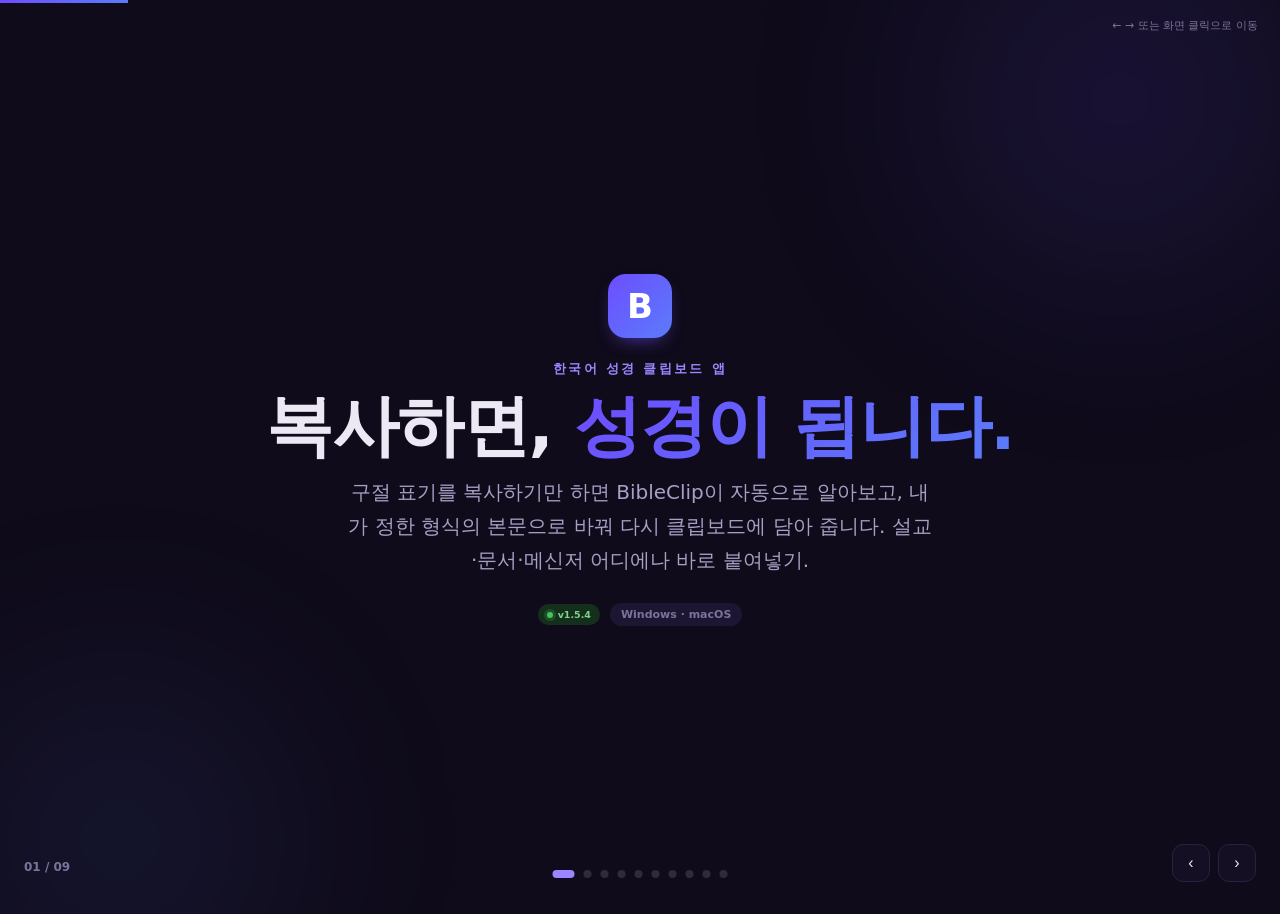
<file: docs/소개.html>
<!DOCTYPE html>
<html lang="ko">
<head>
<meta charset="UTF-8">
<meta name="viewport" content="width=device-width, initial-scale=1.0">
<title>BibleClip — 소개</title>
<style>
/* ===== Palette: BibleClip 다크 테마 그대로 ===== */
:root{
  --accent:#6D4DFF; --accent2:#5B7CFA; --grad:linear-gradient(135deg,#6D4DFF,#5B7CFA);
  --atext:#9A86FF; --on:#fff;
  --bg:#0F0B1A; --card:#171127; --card2:#1D1633; --border:#2A2140;
  --text:#ECE9F5; --muted:#A99FC6; --dim:#7D7399; --hair:#241C3A;
  --rail:#1A1330; --strongbg:#241A3F; --strongfg:#B9AEF0; --chipbg:#241A3F;
  --heb:#ECE9F5; --okbg:#14301C; --okfg:#7FD08B; --okdot:#46C160;
  --font:"Pretendard","Apple SD Gothic Neo","Malgun Gothic","Segoe UI","Noto Sans KR",system-ui,sans-serif;
  --fheb:"SBL Hebrew","Times New Roman","Noto Serif Hebrew",serif;
}
*{box-sizing:border-box;margin:0;padding:0}
html,body{height:100%}
body{
  font-family:var(--font); background:var(--bg); color:var(--text);
  overflow:hidden; -webkit-font-smoothing:antialiased;
}
/* atmospheric glows */
body::before,body::after{content:"";position:fixed;border-radius:50%;filter:blur(90px);opacity:.5;z-index:0;pointer-events:none}
body::before{width:560px;height:560px;background:radial-gradient(circle,#6D4DFF55,transparent 70%);top:-180px;right:-120px}
body::after{width:520px;height:520px;background:radial-gradient(circle,#5B7CFA40,transparent 70%);bottom:-200px;left:-140px}

/* ===== Deck ===== */
.deck{position:relative;height:100vh;width:100vw;z-index:1}
.slide{
  position:absolute;inset:0;display:flex;flex-direction:column;justify-content:center;
  padding:6vh 8vw; opacity:0; visibility:hidden;
  transform:translateY(18px) scale(.99); transition:opacity .5s ease, transform .5s ease;
}
.slide.active{opacity:1;visibility:visible;transform:none}
.kicker{color:var(--atext);font-weight:800;font-size:13px;letter-spacing:.18em;text-transform:uppercase;margin-bottom:14px}
h1{font-size:clamp(34px,5.2vw,68px);font-weight:800;letter-spacing:-.02em;line-height:1.05}
h2{font-size:clamp(26px,3.6vw,46px);font-weight:800;letter-spacing:-.02em;line-height:1.1;margin-bottom:8px}
.lead{color:var(--muted);font-size:clamp(15px,1.7vw,20px);line-height:1.7;max-width:46ch;margin-top:14px}
.grad-text{background:var(--grad);-webkit-background-clip:text;background-clip:text;color:transparent}

/* layout helpers */
.split{display:grid;grid-template-columns:1fr 1.15fr;gap:5vw;align-items:center;height:100%}
.center{align-items:center;text-align:center}
.center .lead{margin-left:auto;margin-right:auto}

/* ===== UI mock building blocks (앱 모양 재현) ===== */
.app{
  display:flex; background:var(--bg); border:1px solid var(--border); border-radius:18px;
  overflow:hidden; box-shadow:0 40px 90px -40px #000a, 0 0 0 1px #ffffff08;
  height:min(62vh,520px);
}
.rail{width:54px;flex:0 0 54px;background:var(--rail);display:flex;flex-direction:column;align-items:center;padding:12px 0;gap:6px}
.logo{width:30px;height:30px;border-radius:9px;background:var(--grad);display:flex;align-items:center;justify-content:center;color:#fff;font-weight:800;margin-bottom:10px;box-shadow:0 8px 18px -8px #6D4DFFb0}
.ic{width:34px;height:34px;border-radius:10px;display:flex;align-items:center;justify-content:center;color:#9D92C4;font-size:15px}
.ic.on{background:#ffffff14;color:#fff}
.ic.moon-on{color:#FFD66B}
.ic .spacer{flex:1}
.rail .sp{flex:1}
.main{flex:1;display:flex;flex-direction:column;min-width:0}
.top{display:flex;align-items:center;gap:9px;padding:11px 14px 8px}
.brand{font-weight:800;font-size:13px}
.vpill{font-size:9px;font-weight:700;color:var(--dim);background:var(--card2);padding:2px 7px;border-radius:999px}
.sp{flex:1}
.btn{font-size:10.5px;font-weight:700;padding:6px 11px;border-radius:9px;border:1px solid var(--border);background:var(--card2);color:#CFC9E4}
.btn.pri{border:none;color:#fff;background:var(--grad);box-shadow:0 8px 18px -8px #6D4DFF99}
.badge{font-size:9.5px;font-weight:700;padding:5px 9px;border-radius:999px;background:var(--card2);color:var(--muted);display:inline-flex;align-items:center;gap:5px}
.badge::before{content:"";width:6px;height:6px;border-radius:50%;background:var(--dim)}
.badge.on{background:var(--okbg);color:var(--okfg)}
.badge.on::before{background:var(--okdot);box-shadow:0 0 0 3px #46C16033}
.ctrls{display:flex;align-items:center;gap:7px;padding:0 14px 10px;flex-wrap:wrap}
.chip{border:1px solid var(--border);background:var(--card2);color:#CFC9E4;border-radius:9px;padding:5px 10px;font-size:10.5px;font-weight:700}
.chip.sel{border-color:var(--accent);color:var(--atext);background:#241A3F}
.chip.sel.pri::before{content:"";display:inline-block;width:5px;height:5px;border-radius:50%;background:var(--accent);margin-right:6px;vertical-align:middle}
.chip.add{border-style:dashed;color:var(--dim)}
.chip.dd::after{content:" ▾";color:var(--dim)}
.mini{width:26px;height:26px;border-radius:8px;border:1px solid var(--border);background:var(--card2);color:var(--muted);display:inline-flex;align-items:center;justify-content:center;font-size:11px;font-weight:700}
.panels{flex:1;display:grid;grid-template-columns:1.05fr 1.05fr 1fr;gap:10px;padding:0 14px 14px;min-height:0}
.pcard{background:var(--card);border:1px solid var(--border);border-radius:13px;display:flex;flex-direction:column;min-height:0;overflow:hidden}
.phead{font-size:9px;font-weight:800;letter-spacing:.06em;color:var(--dim);padding:11px 13px 5px;text-transform:uppercase}
.pbody{padding:2px 13px 12px;overflow:hidden;flex:1;font-size:11.5px;line-height:1.7}
.v{margin-bottom:8px;color:var(--text)}
.vn{color:var(--atext);font-weight:800;font-size:.72em;vertical-align:super;margin-right:3px}
.vver{display:inline-block;font-size:8.5px;font-weight:800;color:var(--atext);background:var(--chipbg);border-radius:6px;padding:1px 6px;margin-right:5px}
.vline{display:block;margin-bottom:3px}
.sn{display:inline-block;font-size:8.5px;font-weight:800;color:var(--strongfg);background:var(--strongbg);border-radius:5px;padding:1px 4px;margin:0 1px;vertical-align:middle}
.lexchip{display:inline-block;font-size:9.5px;font-weight:800;color:var(--atext);background:var(--chipbg);border-radius:7px;padding:2px 9px;margin-bottom:8px}
.heb{font-family:var(--fheb);font-size:40px;line-height:1.1;color:var(--heb)}
.rom{color:var(--atext);font-weight:800;font-size:13px;margin-left:8px}
.lexbody{color:var(--muted);font-size:11px;line-height:1.7;margin-top:8px}

/* callouts (번호 설명) */
.callouts{margin-top:22px;display:flex;flex-direction:column;gap:12px}
.callout{display:flex;gap:12px;align-items:flex-start}
.num{flex:0 0 26px;width:26px;height:26px;border-radius:8px;background:var(--card2);border:1px solid var(--border);color:var(--atext);font-weight:800;font-size:12px;display:flex;align-items:center;justify-content:center}
.callout b{font-weight:700}
.callout p{color:var(--muted);font-size:13.5px;line-height:1.55}
.callout p b{color:var(--text)}

/* feature grid */
.fgrid{display:grid;grid-template-columns:repeat(2,1fr);gap:14px;margin-top:26px;max-width:760px}
.fcard{background:var(--card);border:1px solid var(--border);border-radius:14px;padding:18px 18px}
.fcard .fi{width:34px;height:34px;border-radius:10px;background:#241A3F;display:flex;align-items:center;justify-content:center;font-size:17px;margin-bottom:10px}
.fcard h3{font-size:15px;font-weight:800;margin-bottom:5px}
.fcard p{color:var(--muted);font-size:12.5px;line-height:1.6}

/* toast + tooltip mock */
.toast{display:inline-flex;align-items:center;gap:8px;background:#fff;color:#241D33;font-weight:700;font-size:12px;padding:9px 15px;border-radius:999px;box-shadow:0 18px 40px -14px #000a}
.toast::before{content:"";width:7px;height:7px;border-radius:50%;background:var(--okdot)}
.tip{background:var(--card);border:1px solid var(--border);border-radius:10px;padding:10px 13px;box-shadow:0 16px 40px -14px #000b;display:inline-block}
.tip .th{font-family:var(--fheb);font-size:26px;color:var(--heb)}
.tip .tr{color:var(--atext);font-weight:800;font-size:12px;margin-left:6px}
.tip .tc{color:var(--atext);font-size:10px;font-weight:700;margin-top:4px}
.tip .tg{color:var(--muted);font-size:11px;margin-top:2px}

/* clipboard before/after */
.flow{display:flex;align-items:center;gap:22px;flex-wrap:wrap;justify-content:center;margin-top:8px}
.note{background:var(--card);border:1px solid var(--border);border-radius:14px;padding:18px 20px;min-width:230px;box-shadow:0 24px 60px -30px #000}
.note .lbl{font-size:10px;font-weight:800;letter-spacing:.1em;text-transform:uppercase;color:var(--dim);margin-bottom:10px}
.note .clip{font-size:18px;font-weight:700;color:var(--text)}
.note.out .clip{font-size:14px;font-weight:500;color:var(--muted);line-height:1.6}
.note .src{font-size:11px;color:var(--dim);margin-top:8px}
.arrow{font-size:30px;color:var(--atext)}
.kbd{font-family:var(--font);font-size:11px;font-weight:700;color:var(--muted);border:1px solid var(--border);background:var(--card2);border-radius:6px;padding:2px 7px}

/* settings preview mock */
.setrow{display:flex;align-items:center;gap:10px;margin-bottom:9px}
.setlbl{font-size:11px;color:var(--muted);width:64px;flex:0 0 64px}
.seg{display:inline-flex;background:var(--card2);border-radius:9px;padding:3px;gap:2px}
.seg .o{font-size:10px;font-weight:700;color:var(--muted);padding:4px 9px;border-radius:6px}
.seg .o.on{background:var(--accent);color:#fff}
.prev{background:var(--card2);border:1px solid var(--border);border-radius:10px;padding:11px 13px;color:var(--muted);font-size:11.5px;line-height:1.7;margin-top:10px}
.prev b{color:var(--atext)}
/* output-settings detail */
.setcard{background:var(--card);border:1px solid var(--border);border-radius:14px;padding:14px 16px}
.setcard .ct{font-size:11px;font-weight:800;letter-spacing:.05em;text-transform:uppercase;color:var(--dim);margin-bottom:10px}
.setrow.tight{margin-bottom:7px}
.setrow.tight .setlbl{width:58px;flex:0 0 58px;font-size:10.5px}
.seg.sm .o{font-size:9.5px;padding:3px 8px}
.sw{position:relative;width:32px;height:19px;border-radius:999px;background:var(--card2);flex:0 0 auto}
.sw.on{background:var(--accent)}
.sw::after{content:"";position:absolute;top:3px;left:3px;width:13px;height:13px;border-radius:50%;background:#fff;transition:.15s}
.sw.on::after{left:16px}
.swrow{display:flex;align-items:center;justify-content:space-between;padding:7px 0;border-top:1px solid var(--hair)}
.swrow span{font-size:11px;color:var(--text)}
.orow{display:flex;align-items:center;gap:8px;padding:6px 9px;border:1px solid var(--border);border-radius:9px;margin-bottom:5px}
.orow .oi{font-size:10px;font-weight:800;color:var(--atext);width:13px}
.orow .onm{flex:1;font-size:11.5px;font-weight:700}
.orow .onm small{color:var(--dim);font-weight:500;margin-left:6px}
.orow .ob{width:22px;height:22px;border-radius:6px;border:1px solid var(--border);background:var(--card2);color:var(--muted);display:inline-flex;align-items:center;justify-content:center;font-size:10px;font-weight:700}
.oadd{margin-top:3px;font-size:10.5px;font-weight:700;color:var(--dim);border:1px dashed var(--border);border-radius:9px;padding:6px 11px;display:inline-block}
.vary{background:var(--card2);border:1px solid var(--border);border-radius:9px;padding:8px 11px;margin-bottom:7px}
.vary .vt{font-size:9px;font-weight:800;letter-spacing:.06em;text-transform:uppercase;color:var(--atext);margin-bottom:3px}
.vary .vc{font-size:11.5px;color:var(--text);line-height:1.5}

/* search mock */
.sbar{display:flex;gap:8px;margin-bottom:10px}
.sin{flex:1;background:var(--card);border:1px solid var(--border);border-radius:10px;padding:8px 12px;color:var(--muted);font-size:12px}
.sr{padding:8px 11px;border-radius:9px;border:1px solid transparent;margin-bottom:6px}
.sr:hover{background:#241A3F}
.srr{font-size:11px;font-weight:800;color:var(--atext);margin-right:8px}
.srt{font-size:12px;color:var(--text)}

/* ===== nav ===== */
.bar{position:fixed;top:0;left:0;height:3px;background:var(--grad);z-index:5;transition:width .4s ease}
.dots{position:fixed;bottom:22px;left:50%;transform:translateX(-50%);display:flex;gap:9px;z-index:5}
.dot{width:8px;height:8px;border-radius:50%;background:#ffffff22;cursor:pointer;transition:.2s}
.dot.on{background:var(--atext);width:22px;border-radius:5px}
.nav{position:fixed;bottom:18px;right:24px;display:flex;gap:8px;z-index:5}
.nav button{width:38px;height:38px;border-radius:11px;border:1px solid var(--border);background:#171127cc;color:var(--text);font-size:16px;cursor:pointer;backdrop-filter:blur(6px);transition:.15s}
.nav button:hover{border-color:var(--accent);color:var(--atext)}
.count{position:fixed;bottom:26px;left:24px;color:var(--dim);font-size:12px;font-weight:700;z-index:5}
.hint{position:fixed;top:18px;right:22px;color:var(--dim);font-size:11px;z-index:5}
@media (max-width:760px){.split{grid-template-columns:1fr;gap:24px}.app{height:42vh}.fgrid{grid-template-columns:1fr}}
</style>
</head>
<body>
<div class="bar" id="bar"></div>

<div class="deck" id="deck">

  <!-- 1. HERO -->
  <section class="slide center active">
    <div style="display:flex;flex-direction:column;align-items:center">
      <div class="logo" style="width:64px;height:64px;border-radius:18px;font-size:34px;margin-bottom:22px">B</div>
      <div class="kicker">한국어 성경 클립보드 앱</div>
      <h1>복사하면, <span class="grad-text">성경이 됩니다.</span></h1>
      <p class="lead">구절 표기를 복사하기만 하면 BibleClip이 자동으로 알아보고,
        내가 정한 형식의 본문으로 바꿔 다시 클립보드에 담아 줍니다.
        설교·문서·메신저 어디에나 바로 붙여넣기.</p>
      <div style="margin-top:26px;display:flex;gap:10px;align-items:center">
        <span class="badge on">v1.5.4</span>
        <span class="vpill" style="font-size:11px;padding:5px 11px">Windows · macOS</span>
      </div>
    </div>
  </section>

  <!-- 2. CORE IDEA -->
  <section class="slide center">
    <div class="kicker">핵심 아이디어</div>
    <h2>그냥 <span class="grad-text">복사</span>만 하세요</h2>
    <p class="lead">모니터링을 켜 두면, 다른 어떤 앱에서든 구절을 복사하는 순간
      변환이 일어납니다.</p>
    <div class="flow">
      <div class="note">
        <div class="lbl">복사한 것</div>
        <div class="clip">요 3:16</div>
        <div class="src">메모장 · 카톡 · 한글 어디서나</div>
      </div>
      <div class="arrow">→</div>
      <div class="note out">
        <div class="lbl">클립보드에 담기는 것</div>
        <div class="clip">하나님이 세상을 이처럼 사랑하사 독생자를 주셨으니… <b style="color:var(--atext)">(요 3:16)</b></div>
        <div class="src">이제 <span class="kbd">Ctrl</span> <span class="kbd">V</span> 로 붙여넣기</div>
      </div>
    </div>
  </section>

  <!-- 3. OVERVIEW -->
  <section class="slide">
    <div class="kicker">한눈에 보기</div>
    <h2>익숙하고 깔끔한 화면</h2>
    <div class="split" style="margin-top:18px">
      <div class="callouts">
        <div class="callout"><div class="num">1</div><p><b>좌측 레일</b> — 성경 보기 · 출력 설정 · 검색 · 클립보드 로그를 한 번에 전환</p></div>
        <div class="callout"><div class="num">2</div><p><b>상단바</b> — <b>모니터링 시작/중지</b>와 상태 배지, 업데이트 확인</p></div>
        <div class="callout"><div class="num">3</div><p><b>본문 · 원어 · 사전</b> — 카드형 3분할로 한 화면에서 같이 봅니다</p></div>
        <div class="callout"><div class="num">4</div><p><b>역본 칩 · 책/장</b> — 보고 싶은 역본과 위치를 빠르게 선택</p></div>
      </div>
      <div class="app">
        <div class="rail">
          <div class="logo">B</div>
          <div class="ic on">▤</div><div class="ic">⚙</div><div class="ic">⌕</div><div class="ic">▢</div>
          <div class="sp"></div><div class="ic moon-on">☾</div>
        </div>
        <div class="main">
          <div class="top"><span class="brand">BibleClip</span><span class="vpill">v1.5.4</span><span class="sp"></span><span class="btn pri">모니터링 시작</span><span class="badge">대기 중</span></div>
          <div class="ctrls"><span class="chip sel pri">KRV</span><span class="chip add">＋</span><span class="chip dd">요한복음</span><span class="chip dd">3장</span><span class="mini">‹</span><span class="mini">›</span></div>
          <div class="panels">
            <div class="pcard"><div class="phead">성경 본문</div><div class="pbody">
              <div class="v"><span class="vn">16</span>하나님이 세상을 이처럼 사랑하사 독생자를 주셨으니</div>
              <div class="v"><span class="vn">17</span>하나님이 그 아들을 세상에 보내신 것은</div></div></div>
            <div class="pcard"><div class="phead">원어 · 단어 클릭</div><div class="pbody">
              <div class="v"><span class="vn">16</span>하나님이<span class="sn">G2316</span> 세상<span class="sn">G2889</span> 사랑<span class="sn">G25</span></div></div></div>
            <div class="pcard"><div class="phead">사전</div><div class="pbody">
              <span class="lexchip">G25</span><div><span class="heb" style="font-size:30px">ἀγαπάω</span><span class="rom">아가파오</span></div>
              <div class="lexbody">사랑하다 — 의지적·헌신적 사랑을…</div></div></div>
          </div>
        </div>
      </div>
    </div>
  </section>

  <!-- 4. MONITORING -->
  <section class="slide">
    <div class="kicker">기능 ①</div>
    <h2>클립보드 모니터링</h2>
    <div class="split" style="margin-top:18px">
      <div>
        <p class="lead">[모니터링 시작]을 누르면 배지가 <b style="color:var(--okfg)">초록색</b>으로 바뀌고
          감시가 시작됩니다. 인식한 구절은 자동 변환·복사되고, 본문이 그 구절로
          이동하며 하이라이트됩니다.</p>
        <div style="margin-top:20px;display:flex;flex-direction:column;gap:14px;align-items:flex-start">
          <span class="badge on">모니터링 중</span>
          <span class="toast">요 3:16 변환·복사됨</span>
        </div>
        <p class="lead" style="margin-top:20px">좌측 <b>클립보드 로그</b>에 인식한 구절이 쌓이고,
          클릭하면 다시 이동·복사됩니다. <b>#키워드</b>를 복사하면 검색으로 이어집니다.</p>
      </div>
      <div class="app">
        <div class="rail"><div class="logo">B</div><div class="ic on">▤</div><div class="ic">⚙</div><div class="ic">⌕</div><div class="ic" style="position:relative">▢<span style="position:absolute;top:5px;right:6px;width:7px;height:7px;border-radius:50%;background:var(--accent);box-shadow:0 0 0 2px var(--rail)"></span></div><div class="sp"></div><div class="ic moon-on">☾</div></div>
        <div class="main">
          <div class="top"><span class="brand">BibleClip</span><span class="sp"></span><span class="btn pri">모니터링 중지</span><span class="badge on">모니터링 중</span></div>
          <div class="ctrls"><span class="chip sel pri">KRV</span><span class="chip add">＋</span><span class="chip dd">요한복음</span><span class="chip dd">3장</span></div>
          <div class="panels" style="grid-template-columns:1fr">
            <div class="pcard"><div class="phead">성경 본문 · 요한복음 3</div><div class="pbody">
              <div class="v" style="background:#241A3F;border-radius:8px;box-shadow:inset 3px 0 0 var(--accent);padding:5px 8px;margin:-3px -2px 8px"><span class="vn">16</span>하나님이 세상을 이처럼 사랑하사 독생자를 주셨으니 이는 저를 믿는 자마다 멸망치 않고 영생을 얻게 하려 하심이라</div>
              <div class="v"><span class="vn">17</span>하나님이 그 아들을 세상에 보내신 것은 세상을 심판하려 하심이 아니요</div></div></div>
          </div>
        </div>
      </div>
    </div>
  </section>

  <!-- 5. MULTI-VERSION -->
  <section class="slide">
    <div class="kicker">기능 ②</div>
    <h2>여러 역본 나란히</h2>
    <div class="split" style="margin-top:18px">
      <div>
        <p class="lead"><b>＋</b> 버튼으로 보고 싶은 역본을 여러 개 고르면 절마다
          역본별로 나란히 표시됩니다. 칩을 <b>드래그</b>해 순서를 바꾸면 본문
          순서도 부드럽게 따라옵니다.</p>
        <div style="margin-top:18px;display:flex;gap:7px;flex-wrap:wrap">
          <span class="chip sel pri">KRV</span><span class="chip sel">ESV</span><span class="chip sel">NKJV</span><span class="chip add">＋</span>
        </div>
      </div>
      <div class="app">
        <div class="rail"><div class="logo">B</div><div class="ic on">▤</div><div class="ic">⚙</div><div class="ic">⌕</div><div class="ic">▢</div><div class="sp"></div><div class="ic moon-on">☾</div></div>
        <div class="main">
          <div class="top"><span class="brand">BibleClip</span><span class="sp"></span><span class="btn pri">모니터링 시작</span><span class="badge">대기 중</span></div>
          <div class="ctrls"><span class="chip sel pri">KRV</span><span class="chip sel">ESV</span><span class="chip sel">NKJV</span><span class="chip add">＋</span><span class="chip dd">창세기</span><span class="chip dd">1장</span></div>
          <div class="panels" style="grid-template-columns:1fr">
            <div class="pcard"><div class="phead">성경 본문 · 창세기 1</div><div class="pbody">
              <div class="v"><span class="vn">1</span>
                <span class="vline"><span class="vver">KRV</span>태초에 하나님이 천지를 창조하시니라</span>
                <span class="vline"><span class="vver">ESV</span>In the beginning, God created the heavens and the earth.</span>
                <span class="vline"><span class="vver">NKJV</span>In the beginning God created the heavens and the earth.</span>
              </div></div></div>
          </div>
        </div>
      </div>
    </div>
  </section>

  <!-- 6. ORIGINAL LANGUAGE -->
  <section class="slide">
    <div class="kicker">기능 ③</div>
    <h2>원어와 사전, 깊이 있게</h2>
    <div class="split" style="margin-top:18px">
      <div>
        <p class="lead">원어 패널의 <span class="sn">스트롱 번호</span>를 클릭하면 사전에 히브리어/헬라어
          <b>원어가 큰 글씨</b>로, 음역과 뜻풀이와 함께 나옵니다.</p>
        <div class="callouts" style="margin-top:18px">
          <div class="callout"><div class="num">∙</div><p>단어에 <b>마우스를 올리면</b> 미리보기 풍선</p></div>
          <div class="callout"><div class="num">∙</div><p>단어를 <b>우클릭</b>하면 사전이 <b>새 창</b>으로</p></div>
          <div class="callout"><div class="num">∙</div><p><b>한글 / 영어</b> 사전 전환</p></div>
        </div>
        <div class="tip" style="margin-top:18px">
          <div><span class="th">רֵאשִׁית</span><span class="tr">레쉬트</span></div>
          <div class="tc">[H7225]</div>
          <div class="tg">명사 · 첫째, 처음, 시작, 최상의 것</div>
        </div>
      </div>
      <div class="app">
        <div class="rail"><div class="logo">B</div><div class="ic on">▤</div><div class="ic">⚙</div><div class="ic">⌕</div><div class="ic">▢</div><div class="sp"></div><div class="ic moon-on">☾</div></div>
        <div class="main">
          <div class="top"><span class="brand">BibleClip</span><span class="sp"></span><span class="seg"><span class="o on">한글</span><span class="o">영어</span></span></div>
          <div class="panels" style="grid-template-columns:1fr 1fr">
            <div class="pcard"><div class="phead">원어 · 단어 클릭</div><div class="pbody">
              <div class="v"><span class="vn">1</span>태초에<span class="sn" style="outline:2px solid var(--accent)">H7225</span> 하나님이<span class="sn">H430</span> 천지를<span class="sn">H8064</span> 창조<span class="sn">H1254</span></div></div></div>
            <div class="pcard"><div class="phead">사전</div><div class="pbody">
              <span class="lexchip">H7225</span>
              <div><span class="heb">רֵאשִׁית</span><span class="rom">레쉬트 · reshith</span></div>
              <div class="lexbody">로쉬(H7218)에서 유래. '첫째, 처음, 최초, 시작, 최상의 것'을 의미하며, 구약에서 50회 나타난다…</div></div></div>
          </div>
        </div>
      </div>
    </div>
  </section>

  <!-- 7. SEARCH -->
  <section class="slide">
    <div class="kicker">기능 ④</div>
    <h2>찾고, 클릭하면 복사</h2>
    <div class="split" style="margin-top:18px">
      <div class="app" style="height:min(54vh,440px)">
        <div class="rail"><div class="logo">B</div><div class="ic">▤</div><div class="ic">⚙</div><div class="ic on">⌕</div><div class="ic">▢</div><div class="sp"></div><div class="ic moon-on">☾</div></div>
        <div class="main"><div class="top"><span class="brand">검색</span></div>
          <div style="padding:0 14px 14px">
            <div class="sbar"><span class="sin">사랑</span><span class="btn pri">검색</span></div>
            <div style="font-size:10px;color:var(--dim);margin-bottom:8px">"사랑" 결과 312건 · KRV — 구절 클릭 시 복사</div>
            <div class="sr"><span class="srr">요 3:16</span><span class="srt">하나님이 세상을 이처럼 사랑하사…</span></div>
            <div class="sr"><span class="srr">고전 13:4</span><span class="srt">사랑은 오래 참고 사랑은 온유하며…</span></div>
            <div class="sr"><span class="srr">요일 4:8</span><span class="srt">사랑하지 아니하는 자는 하나님을…</span></div>
            <div class="sr"><span class="srr">롬 8:39</span><span class="srt">우리 주 그리스도 예수 안에 있는 하나님의 사랑에서…</span></div>
          </div>
        </div>
      </div>
      <div>
        <p class="lead">키워드를 입력해 성경 전체를 검색하고, 결과 구절을 <b>클릭하면 바로 복사</b>됩니다.</p>
        <div class="callouts" style="margin-top:18px">
          <div class="callout"><div class="num">∙</div><p>좌측 레일의 <b>돋보기</b>로 검색 화면 열기</p></div>
          <div class="callout"><div class="num">∙</div><p>모니터링 중 다른 앱에서 <b>#사랑</b> 처럼 복사 → <b>자동 검색</b></p></div>
          <div class="callout"><div class="num">∙</div><p>띄어쓰기·오타에도 유연하게 매칭</p></div>
        </div>
      </div>
    </div>
  </section>

  <!-- 8. OUTPUT (detailed) -->
  <section class="slide">
    <div class="kicker">기능 ⑤</div>
    <h2>복사 형식, 내 마음대로</h2>
    <p class="lead" style="max-width:64ch">복사될 본문의 <b>모든 부분</b>을 설정할 수 있습니다. 무엇을 바꾸든
      미리보기가 <b>실제 복사될 모습</b>으로 즉시 갱신돼요.</p>
    <div class="split" style="margin-top:16px;grid-template-columns:1fr 1fr;gap:3vw;align-items:start">
      <!-- 좌: 표기 설정 -->
      <div class="setcard">
        <div class="ct">표기 설정 (한국어 역본)</div>
        <div class="setrow tight"><span class="setlbl">책 이름</span><span class="seg sm"><span class="o on">한글 약칭</span><span class="o">정식</span><span class="o">영문</span></span></div>
        <div class="setrow tight"><span class="setlbl">장절 표기</span><span class="seg sm"><span class="o on">1:1</span><span class="o">1장 1절</span></span></div>
        <div class="setrow tight"><span class="setlbl">괄호</span><span class="seg sm"><span class="o">없음</span><span class="o on">[ ]</span><span class="o">( )</span></span></div>
        <div class="setrow tight"><span class="setlbl">표기 위치</span><span class="seg sm"><span class="o on">본문 앞</span><span class="o">본문 뒤</span></span></div>
        <div class="setrow tight"><span class="setlbl">범위 기호</span><span class="seg sm"><span class="o on">-</span><span class="o">~</span></span></div>
        <div class="setrow tight"><span class="setlbl">구분 기호</span><span class="seg sm"><span class="o">하이픈</span><span class="o">콜론</span><span class="o on">띄어쓰기</span></span></div>
        <div class="setrow tight"><span class="setlbl">출력 방식</span><span class="seg sm"><span class="o on">한 줄로</span><span class="o">줄마다</span></span></div>
        <div class="swrow"><span>버전 헤더 출력</span><span class="sw on"></span></div>
        <div class="swrow"><span>장절 표기 숨기기 (본문만)</span><span class="sw"></span></div>
      </div>
      <!-- 우: 출력 순서 + 미리보기 + 형식 비교 -->
      <div>
        <div class="setcard">
          <div class="ct">출력 순서 · 복사에 사용할 역본</div>
          <div class="orow"><span class="oi">1</span><span class="onm">KRV<small>개역한글</small></span><span class="ob">↑</span><span class="ob">↓</span><span class="ob">✕</span></div>
          <div class="orow"><span class="oi">2</span><span class="onm">ESV<small>English Standard</small></span><span class="ob">↑</span><span class="ob">↓</span><span class="ob">✕</span></div>
          <span class="oadd">＋ 역본 추가</span>
          <div class="prev" style="margin-top:13px">[요 1:1] 태초에 말씀이 계시니라…<br>In the beginning was the Word…</div>
        </div>
        <div style="margin-top:14px">
          <div class="ct" style="font-size:11px;font-weight:800;letter-spacing:.05em;text-transform:uppercase;color:var(--dim);margin-bottom:9px">같은 구절, 다른 형식</div>
          <div class="vary"><div class="vt">한글 약칭 · 콜론 · 본문 뒤</div><div class="vc">태초에 말씀이 계시니라… (요 1:1)</div></div>
          <div class="vary"><div class="vt">정식 · 괄호[ ] · 본문 앞</div><div class="vc">[요한복음 1:1] 태초에 말씀이 계시니라…</div></div>
          <div class="vary"><div class="vt">줄마다 · 장:절 표시</div><div class="vc">요 1:1 태초에 말씀이 계시니라<br>요 1:2 그가 태초에 하나님과 함께…</div></div>
        </div>
      </div>
    </div>
  </section>

  <!-- 8. POLISH -->
  <section class="slide">
    <div class="kicker">디테일</div>
    <h2>오래 쓰기 좋게</h2>
    <div class="fgrid">
      <div class="fcard"><div class="fi">🌙</div><h3>라이트 / 다크</h3><p>달 아이콘으로 전환. 눈이 편한 다크 테마.</p></div>
      <div class="fcard"><div class="fi">A±</div><h3>글자 크기</h3><p>본문·원어·사전 크기를 한 번에 조절.</p></div>
      <div class="fcard"><div class="fi">💾</div><h3>상태 기억</h3><p>역본·순서·테마·마지막 위치·창 크기까지 저장.</p></div>
      <div class="fcard"><div class="fi">⟳</div><h3>자동 업데이트</h3><p>새 버전을 확인하고 인앱으로 바로 설치.</p></div>
    </div>
  </section>

  <!-- 9. CLOSING -->
  <section class="slide center">
    <div style="display:flex;flex-direction:column;align-items:center">
      <div class="logo" style="width:56px;height:56px;border-radius:16px;font-size:30px;margin-bottom:20px">B</div>
      <h1 style="font-size:clamp(30px,4.4vw,56px)">지금 <span class="grad-text">BibleClip</span>과 함께</h1>
      <p class="lead">설치 없이 압축만 풀면 실행. Windows·macOS 모두 지원.
        복사 한 번으로 끝나는 성경 인용.</p>
      <div style="margin-top:26px;display:flex;gap:12px;align-items:center;flex-wrap:wrap;justify-content:center">
        <span class="btn pri" style="font-size:13px;padding:11px 20px;border-radius:12px">다운로드</span>
        <span class="vpill" style="font-size:12px;padding:8px 13px">github.com/tpwns432-maker/AutoBible</span>
      </div>
    </div>
  </section>

</div>

<div class="hint">← → 또는 화면 클릭으로 이동</div>
<div class="count" id="count">01 / 09</div>
<div class="dots" id="dots"></div>
<div class="nav"><button id="prev">‹</button><button id="next">›</button></div>

<script>
(function(){
  const slides=[...document.querySelectorAll('.slide')];
  const dotsWrap=document.getElementById('dots');
  const bar=document.getElementById('bar');
  const count=document.getElementById('count');
  let i=0;
  slides.forEach((_,n)=>{const d=document.createElement('div');d.className='dot'+(n===0?' on':'');d.onclick=()=>go(n);dotsWrap.appendChild(d);});
  const dots=[...dotsWrap.children];
  const pad=n=>String(n+1).padStart(2,'0');
  function go(n){
    i=Math.max(0,Math.min(slides.length-1,n));
    slides.forEach((s,k)=>s.classList.toggle('active',k===i));
    dots.forEach((d,k)=>d.classList.toggle('on',k===i));
    bar.style.width=((i+1)/slides.length*100)+'%';
    count.textContent=pad(i)+' / '+pad(slides.length-1);
  }
  document.getElementById('next').onclick=()=>go(i+1);
  document.getElementById('prev').onclick=()=>go(i-1);
  document.addEventListener('keydown',e=>{
    if(e.key==='ArrowRight'||e.key===' '||e.key==='PageDown'){e.preventDefault();go(i+1);}
    else if(e.key==='ArrowLeft'||e.key==='PageUp'){e.preventDefault();go(i-1);}
    else if(e.key==='Home')go(0); else if(e.key==='End')go(slides.length-1);
  });
  // click left/right third of screen to navigate (ignore clicks on buttons/dots)
  document.getElementById('deck').addEventListener('click',e=>{
    if(e.target.closest('.nav,.dots'))return;
    go(e.clientX < window.innerWidth/2 ? i-1 : i+1);
  });
  bar.style.width=(1/slides.length*100)+'%';
})();
</script>
</body>
</html>
</file>
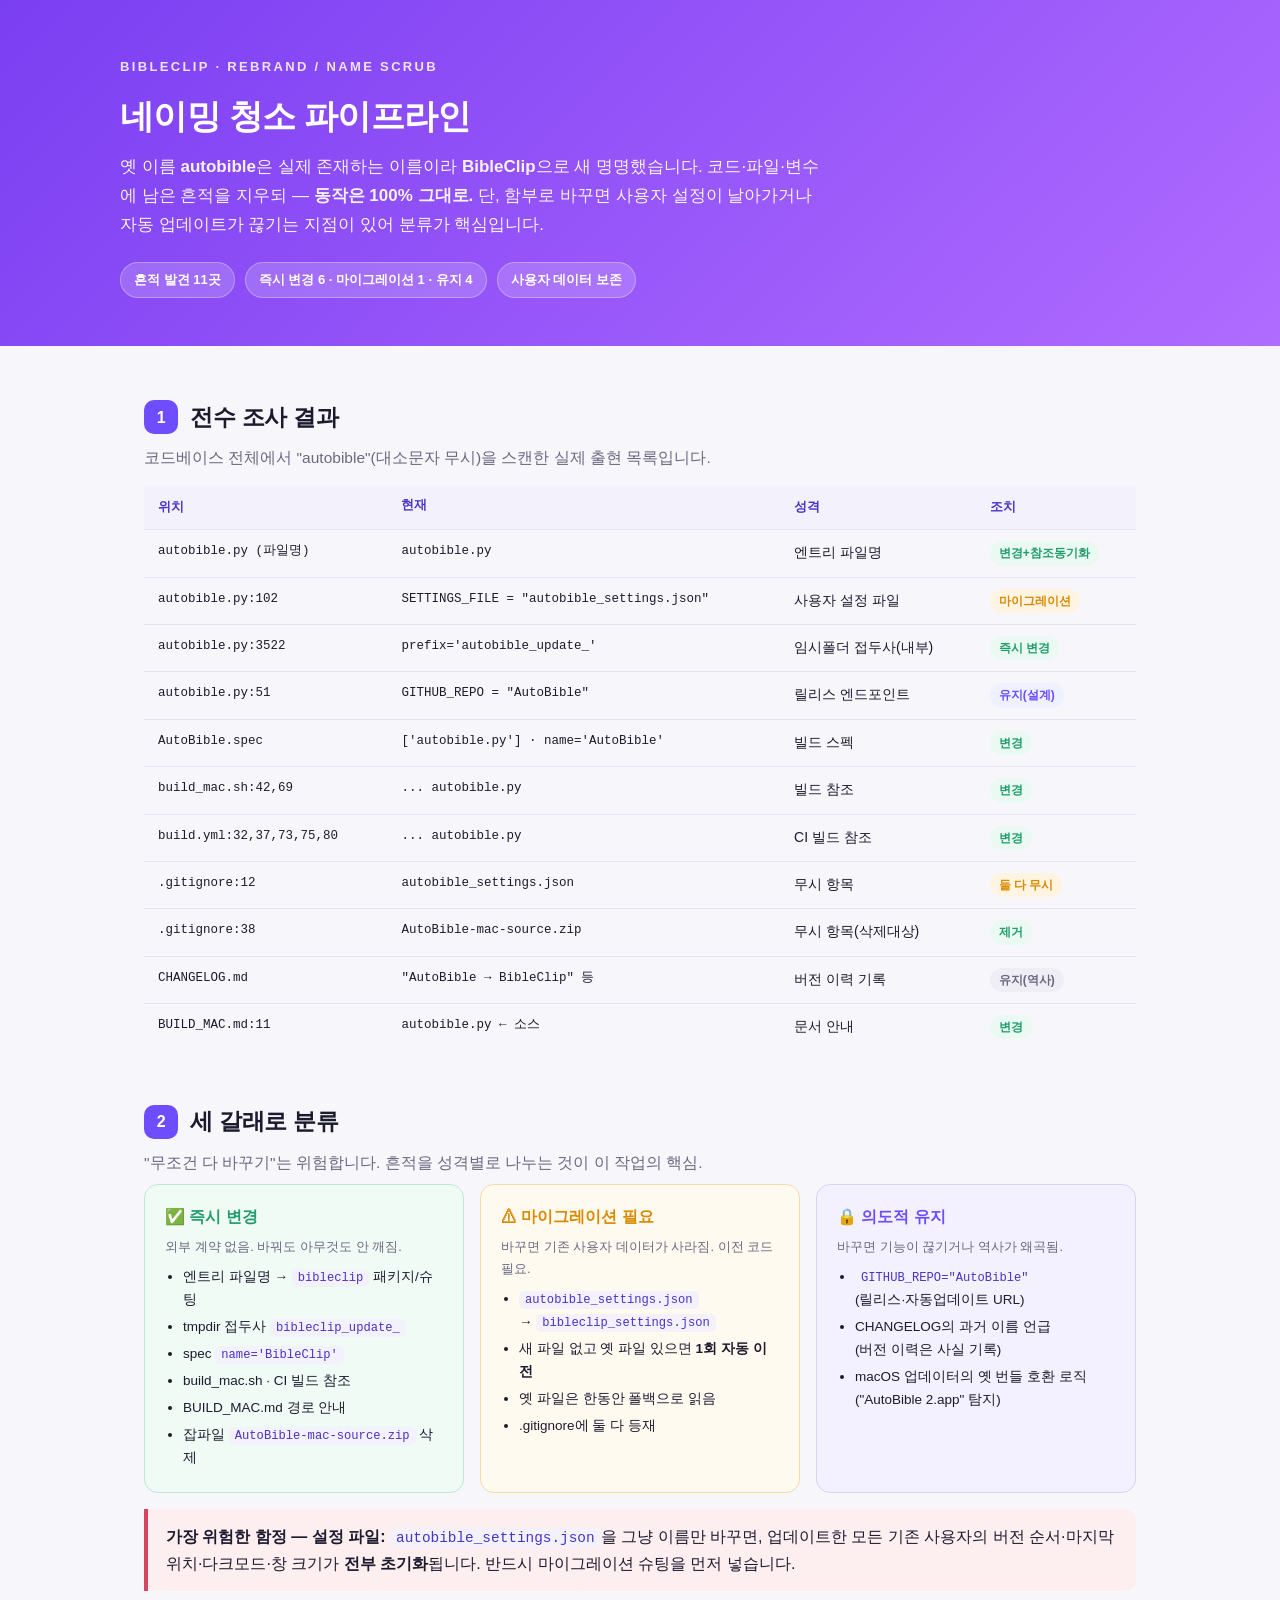
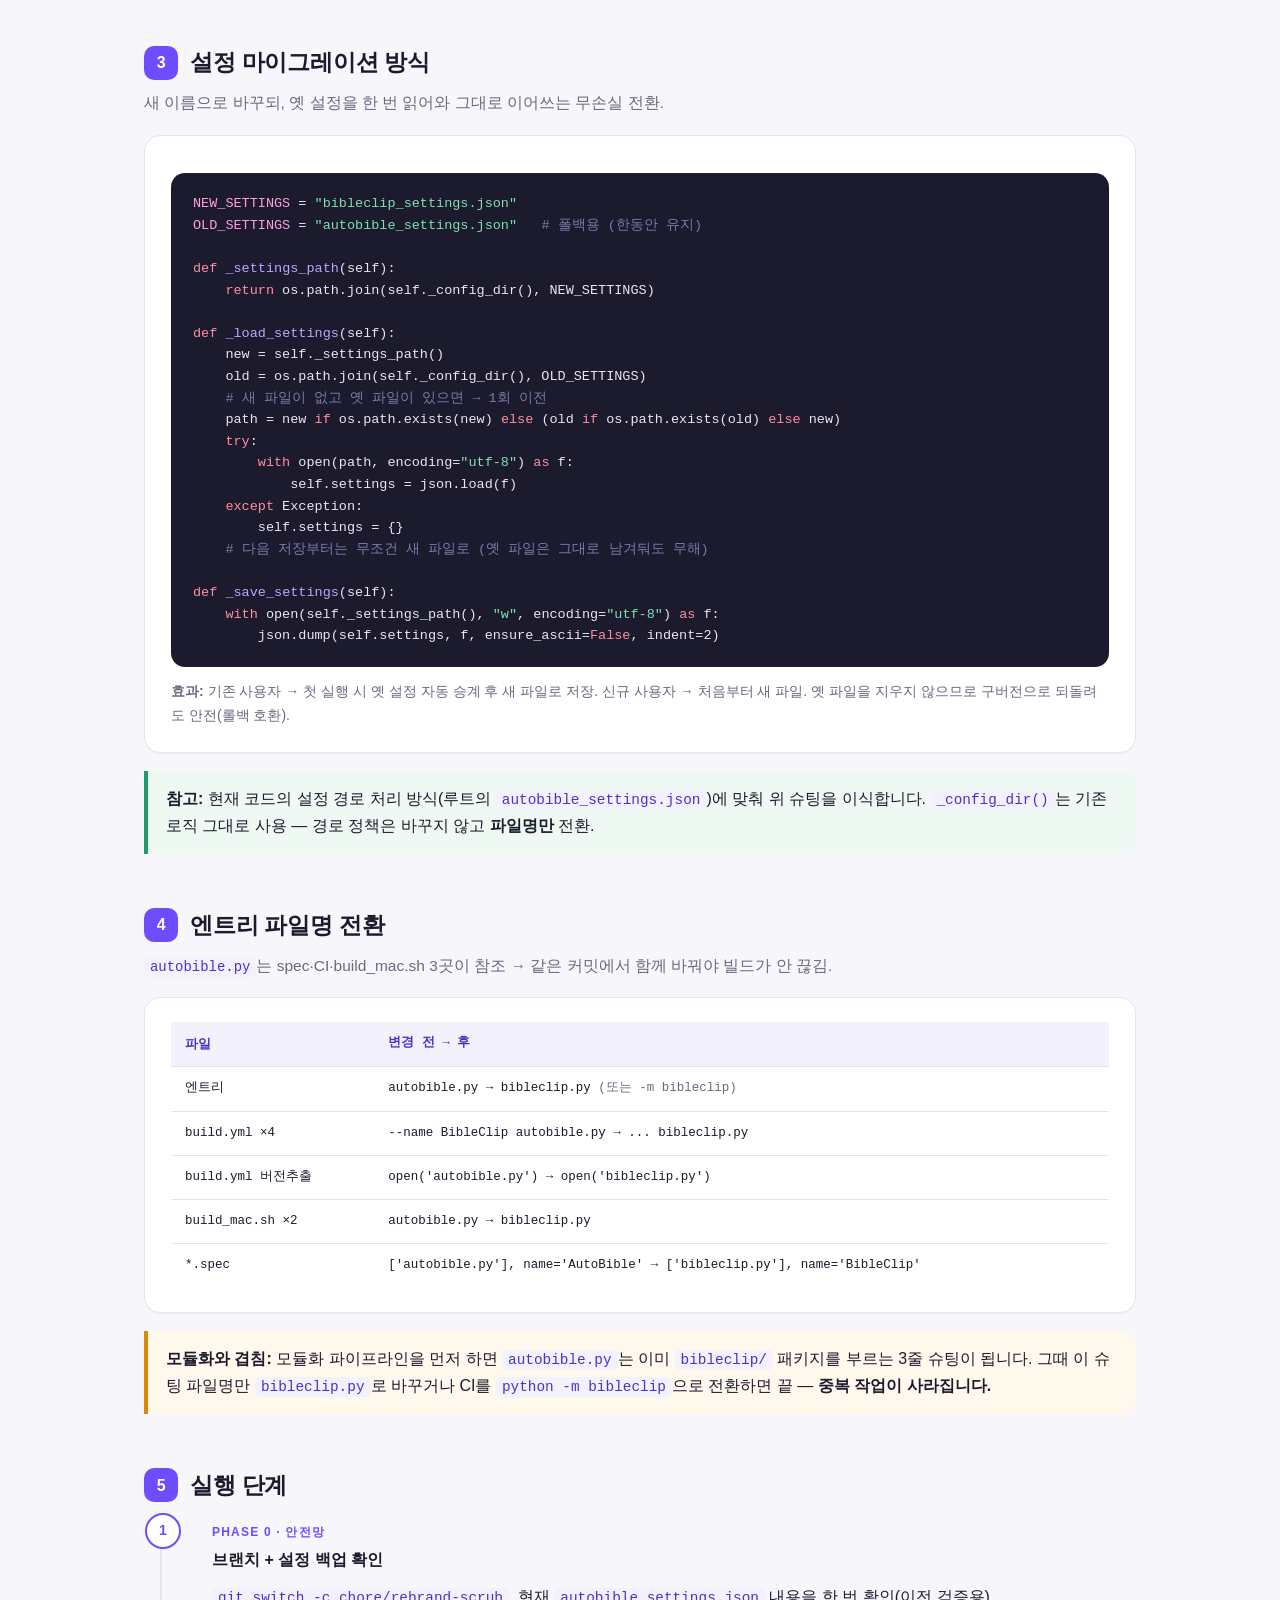
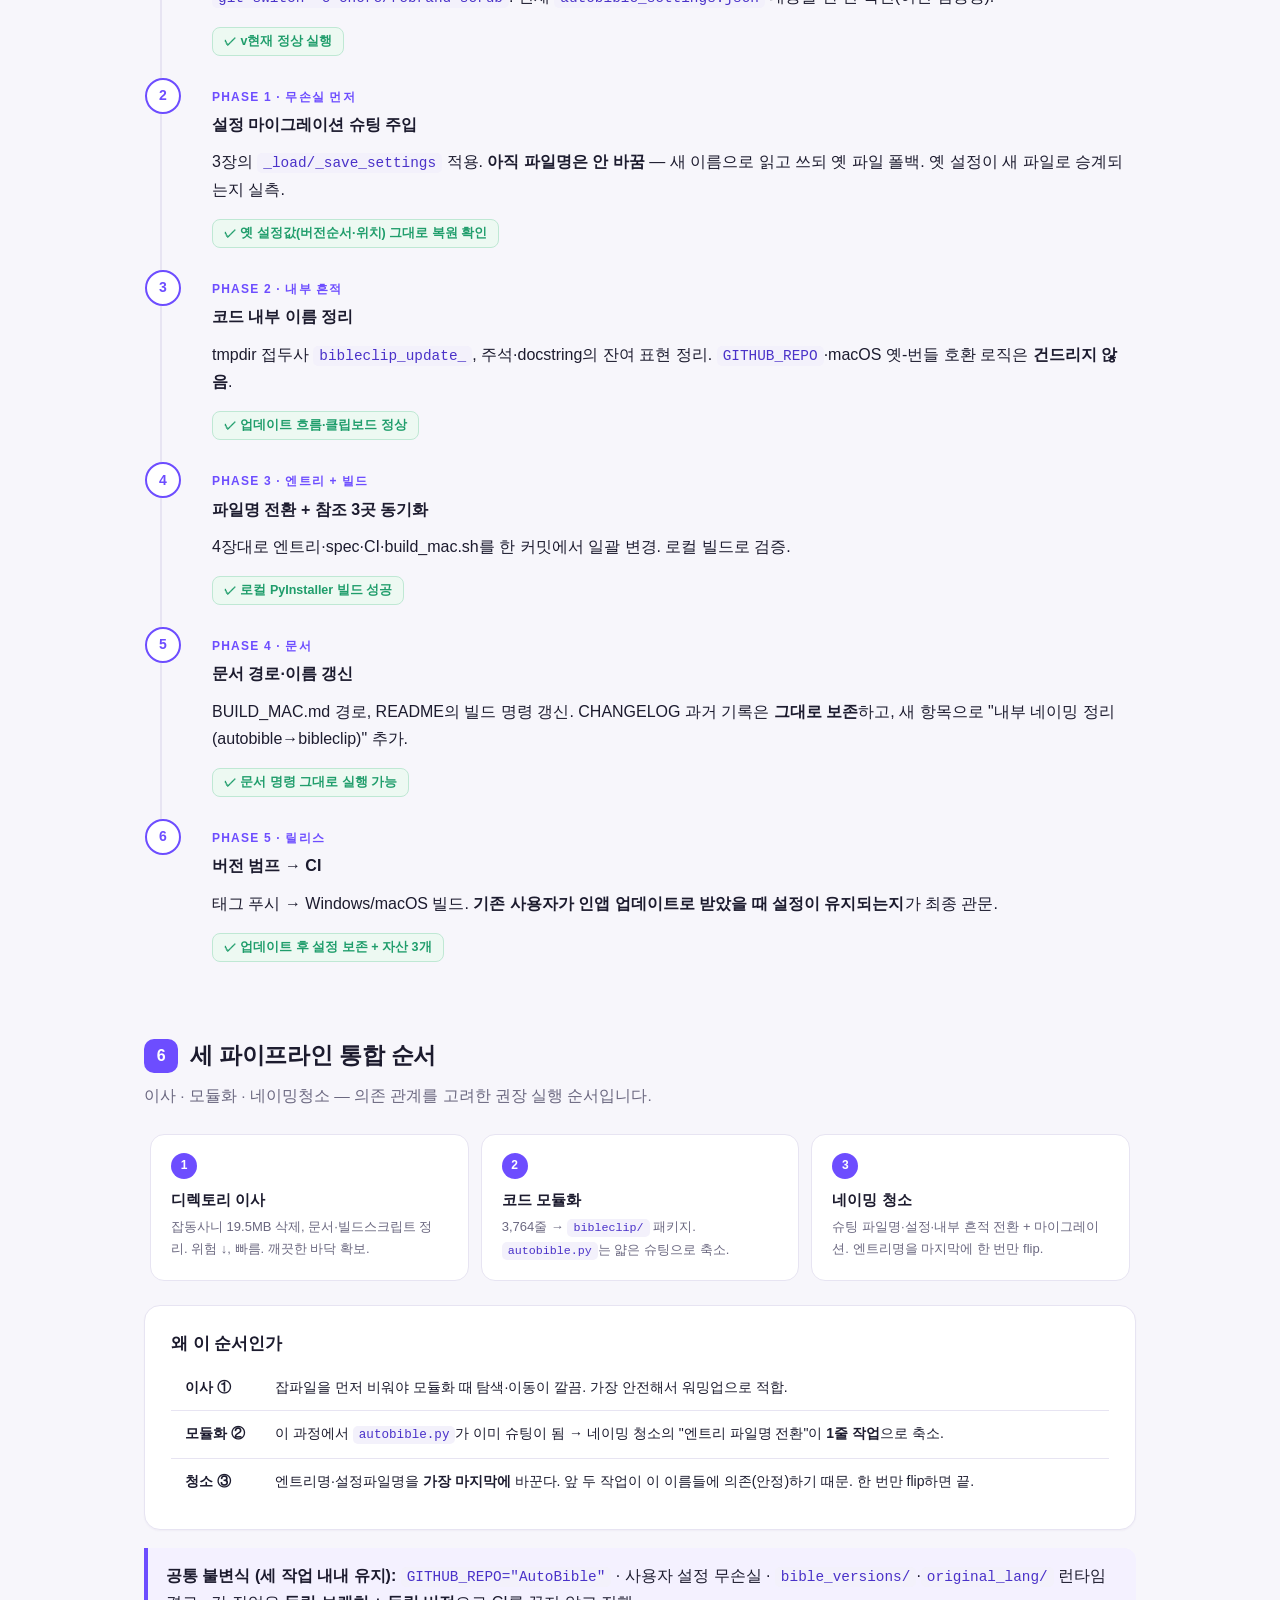
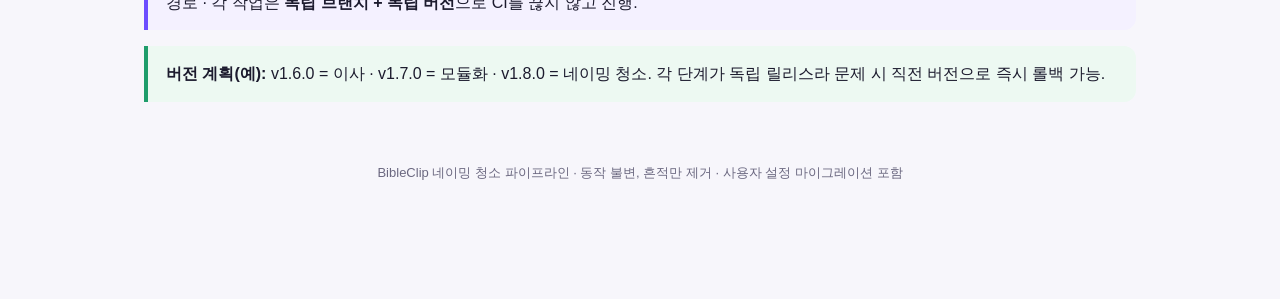
<file: docs/pipelines/네이밍_청소_파이프라인.html>
<!DOCTYPE html>
<html lang="ko">
<head>
<meta charset="UTF-8">
<meta name="viewport" content="width=device-width, initial-scale=1.0">
<title>BibleClip 네이밍 청소 파이프라인</title>
<style>
  :root{
    --accent:#6D4DFF; --accent2:#9A86FF; --ink:#1c1b2e; --muted:#6b6880;
    --bg:#f7f6fb; --card:#ffffff; --line:#e7e4f2; --code:#f3f1fb;
    --ok:#1f9d6b; --warn:#d98a00; --danger:#d6455d;
    --mono:'D2Coding','Consolas','SFMono-Regular',Menlo,monospace;
    --sans:'Pretendard','Malgun Gothic','Apple SD Gothic Neo',sans-serif;
  }
  *{box-sizing:border-box}
  body{margin:0;background:var(--bg);color:var(--ink);font-family:var(--sans);line-height:1.7;-webkit-font-smoothing:antialiased;}
  .wrap{max-width:1040px;margin:0 auto;padding:0 24px 120px;}
  header{background:linear-gradient(135deg,#7b3ff2 0%,#b06bff 100%);color:#fff;padding:56px 24px 48px;margin-bottom:40px;}
  header .inner{max-width:1040px;margin:0 auto;}
  header .kicker{font-size:13px;letter-spacing:.18em;text-transform:uppercase;opacity:.85;font-weight:600;}
  header h1{margin:.3em 0 .2em;font-size:34px;font-weight:800;letter-spacing:-.02em;}
  header p{margin:0;font-size:17px;opacity:.92;max-width:710px;}
  header .meta{margin-top:22px;display:flex;gap:10px;flex-wrap:wrap;}
  header .pill{background:rgba(255,255,255,.18);border:1px solid rgba(255,255,255,.3);padding:6px 13px;border-radius:999px;font-size:13px;font-weight:600;}
  h2{font-size:23px;font-weight:800;margin:52px 0 8px;letter-spacing:-.01em;display:flex;align-items:center;gap:12px;}
  h2 .n{display:inline-flex;align-items:center;justify-content:center;width:34px;height:34px;background:var(--accent);color:#fff;border-radius:10px;font-size:16px;flex:0 0 auto;}
  h3{font-size:17px;font-weight:700;margin:30px 0 6px;}
  .lead{color:var(--muted);font-size:15.5px;margin:0 0 8px;}
  p{margin:10px 0;}
  .card{background:var(--card);border:1px solid var(--line);border-radius:16px;padding:24px 26px;margin:18px 0;box-shadow:0 1px 2px rgba(40,30,90,.04);}
  .grid2{display:grid;grid-template-columns:1fr 1fr;gap:18px;}
  .grid3{display:grid;grid-template-columns:1fr 1fr 1fr;gap:16px;}
  @media(max-width:820px){.grid3{grid-template-columns:1fr}}
  @media(max-width:760px){.grid2{grid-template-columns:1fr}.wrap{padding:0 16px 80px}}
  code{font-family:var(--mono);background:var(--code);padding:2px 6px;border-radius:5px;font-size:.9em;color:#4a32c9;}
  pre{font-family:var(--mono);background:#1c1b2e;color:#e8e6f5;padding:20px 22px;border-radius:14px;overflow-x:auto;font-size:13.5px;line-height:1.6;}
  pre .c{color:#7d78a8;} pre .a{color:#b9a8ff;} pre .g{color:#7fe0b0;} pre .y{color:#ffd479;} pre .d{color:#ff8da0;} pre .x{color:#ff7a7a;} pre .k{color:#ff9de2;}
  table{width:100%;border-collapse:collapse;margin:14px 0;font-size:14px;}
  th,td{text-align:left;padding:11px 14px;border-bottom:1px solid var(--line);vertical-align:top;}
  th{background:var(--code);font-weight:700;font-size:13px;color:#4a32c9;}
  tr:last-child td{border-bottom:none;}
  td.mono,th.mono{font-family:var(--mono);font-size:12.5px;}
  .tag{display:inline-block;padding:2px 9px;border-radius:999px;font-size:12px;font-weight:700;white-space:nowrap;}
  .tag.go{background:#eafaf2;color:var(--ok);} .tag.mig{background:#fff4e1;color:var(--warn);}
  .tag.keep{background:#eef1ff;color:var(--accent);} .tag.hist{background:#f0eef5;color:var(--muted);}
  .note{border-left:4px solid var(--accent);background:#f4f1ff;padding:14px 18px;border-radius:0 12px 12px 0;margin:16px 0;}
  .note.warn{border-color:var(--warn);background:#fff8ec;}
  .note.danger{border-color:var(--danger);background:#fdeef0;}
  .note.ok{border-color:var(--ok);background:#edf9f2;}
  .note b{color:var(--ink);}
  ul.steps{list-style:none;padding:0;margin:0;counter-reset:s;}
  ul.steps>li{position:relative;padding:4px 0 22px 50px;border-left:2px solid var(--line);margin-left:16px;}
  ul.steps>li:last-child{border-left:2px solid transparent;}
  ul.steps>li::before{counter-increment:s;content:counter(s);position:absolute;left:-17px;top:0;width:32px;height:32px;background:#fff;border:2px solid var(--accent);color:var(--accent);border-radius:50%;display:flex;align-items:center;justify-content:center;font-weight:800;font-size:14px;}
  ul.steps>li h4{margin:2px 0 6px;font-size:16px;}
  .gate{display:inline-block;background:#edf9f2;color:var(--ok);border:1px solid #bfe8d4;padding:3px 11px;border-radius:8px;font-size:12.5px;font-weight:700;margin-top:6px;}
  .phase{font-size:12px;font-weight:700;letter-spacing:.1em;text-transform:uppercase;color:var(--accent);}
  .bucket{border-radius:14px;padding:18px 20px;border:1px solid var(--line);}
  .bucket h3{margin:0 0 6px;font-size:16px;}
  .bucket.go{background:#f1fbf6;border-color:#bfe8d4;} .bucket.go h3{color:var(--ok);}
  .bucket.mig{background:#fffaf0;border-color:#f2dca8;} .bucket.mig h3{color:var(--warn);}
  .bucket.keep{background:#f3f1ff;border-color:#d9d2f6;} .bucket.keep h3{color:var(--accent);}
  .bucket ul{margin:8px 0 0;padding-left:18px;font-size:13.5px;}
  .bucket li{margin:4px 0;}
  footer{color:var(--muted);font-size:13px;text-align:center;margin-top:60px;}
  .timeline{display:flex;gap:0;margin:18px 0;flex-wrap:wrap;}
  .tl{flex:1;min-width:200px;background:var(--card);border:1px solid var(--line);border-radius:14px;padding:18px 20px;position:relative;margin:6px;}
  .tl .step{font-size:12px;font-weight:800;color:#fff;background:var(--accent);width:26px;height:26px;border-radius:50%;display:flex;align-items:center;justify-content:center;margin-bottom:8px;}
  .tl h4{margin:0 0 4px;font-size:15px;}
  .tl p{margin:0;font-size:13px;color:var(--muted);}
</style>
</head>
<body>
<header>
  <div class="inner">
    <div class="kicker">BibleClip · Rebrand / Name Scrub</div>
    <h1>네이밍 청소 파이프라인</h1>
    <p>옛 이름 <b>autobible</b>은 실제 존재하는 이름이라 <b>BibleClip</b>으로 새 명명했습니다.
       코드·파일·변수에 남은 흔적을 지우되 — <b>동작은 100% 그대로.</b>
       단, 함부로 바꾸면 사용자 설정이 날아가거나 자동 업데이트가 끊기는 지점이 있어 분류가 핵심입니다.</p>
    <div class="meta">
      <span class="pill">흔적 발견 11곳</span>
      <span class="pill">즉시 변경 6 · 마이그레이션 1 · 유지 4</span>
      <span class="pill">사용자 데이터 보존</span>
    </div>
  </div>
</header>
<div class="wrap">

<!-- ====== INVENTORY ====== -->
<h2><span class="n">1</span>전수 조사 결과</h2>
<p class="lead">코드베이스 전체에서 "autobible"(대소문자 무시)을 스캔한 실제 출현 목록입니다.</p>
<table>
  <thead><tr><th>위치</th><th class="mono">현재</th><th>성격</th><th>조치</th></tr></thead>
  <tbody>
    <tr><td class="mono">autobible.py (파일명)</td><td class="mono">autobible.py</td><td>엔트리 파일명</td><td><span class="tag go">변경+참조동기화</span></td></tr>
    <tr><td class="mono">autobible.py:102</td><td class="mono">SETTINGS_FILE = "autobible_settings.json"</td><td>사용자 설정 파일</td><td><span class="tag mig">마이그레이션</span></td></tr>
    <tr><td class="mono">autobible.py:3522</td><td class="mono">prefix='autobible_update_'</td><td>임시폴더 접두사(내부)</td><td><span class="tag go">즉시 변경</span></td></tr>
    <tr><td class="mono">autobible.py:51</td><td class="mono">GITHUB_REPO = "AutoBible"</td><td>릴리스 엔드포인트</td><td><span class="tag keep">유지(설계)</span></td></tr>
    <tr><td class="mono">AutoBible.spec</td><td class="mono">['autobible.py'] · name='AutoBible'</td><td>빌드 스펙</td><td><span class="tag go">변경</span></td></tr>
    <tr><td class="mono">build_mac.sh:42,69</td><td class="mono">... autobible.py</td><td>빌드 참조</td><td><span class="tag go">변경</span></td></tr>
    <tr><td class="mono">build.yml:32,37,73,75,80</td><td class="mono">... autobible.py</td><td>CI 빌드 참조</td><td><span class="tag go">변경</span></td></tr>
    <tr><td class="mono">.gitignore:12</td><td class="mono">autobible_settings.json</td><td>무시 항목</td><td><span class="tag mig">둘 다 무시</span></td></tr>
    <tr><td class="mono">.gitignore:38</td><td class="mono">AutoBible-mac-source.zip</td><td>무시 항목(삭제대상)</td><td><span class="tag go">제거</span></td></tr>
    <tr><td class="mono">CHANGELOG.md</td><td class="mono">"AutoBible → BibleClip" 등</td><td>버전 이력 기록</td><td><span class="tag hist">유지(역사)</span></td></tr>
    <tr><td class="mono">BUILD_MAC.md:11</td><td class="mono">autobible.py ← 소스</td><td>문서 안내</td><td><span class="tag go">변경</span></td></tr>
  </tbody>
</table>

<!-- ====== 3 BUCKETS ====== -->
<h2><span class="n">2</span>세 갈래로 분류</h2>
<p class="lead">"무조건 다 바꾸기"는 위험합니다. 흔적을 성격별로 나누는 것이 이 작업의 핵심.</p>
<div class="grid3">
  <div class="bucket go">
    <h3>✅ 즉시 변경</h3>
    <p style="font-size:13px;margin:0;color:var(--muted)">외부 계약 없음. 바꿔도 아무것도 안 깨짐.</p>
    <ul>
      <li>엔트리 파일명 → <code>bibleclip</code> 패키지/슈팅</li>
      <li>tmpdir 접두사 <code>bibleclip_update_</code></li>
      <li>spec <code>name='BibleClip'</code></li>
      <li>build_mac.sh · CI 빌드 참조</li>
      <li>BUILD_MAC.md 경로 안내</li>
      <li>잡파일 <code>AutoBible-mac-source.zip</code> 삭제</li>
    </ul>
  </div>
  <div class="bucket mig">
    <h3>⚠ 마이그레이션 필요</h3>
    <p style="font-size:13px;margin:0;color:var(--muted)">바꾸면 기존 사용자 데이터가 사라짐. 이전 코드 필요.</p>
    <ul>
      <li><code>autobible_settings.json</code><br>→ <code>bibleclip_settings.json</code></li>
      <li>새 파일 없고 옛 파일 있으면 <b>1회 자동 이전</b></li>
      <li>옛 파일은 한동안 폴백으로 읽음</li>
      <li>.gitignore에 둘 다 등재</li>
    </ul>
  </div>
  <div class="bucket keep">
    <h3>🔒 의도적 유지</h3>
    <p style="font-size:13px;margin:0;color:var(--muted)">바꾸면 기능이 끊기거나 역사가 왜곡됨.</p>
    <ul>
      <li><code>GITHUB_REPO="AutoBible"</code><br>(릴리스·자동업데이트 URL)</li>
      <li>CHANGELOG의 과거 이름 언급<br>(버전 이력은 사실 기록)</li>
      <li>macOS 업데이터의 옛 번들 호환 로직<br>("AutoBible 2.app" 탐지)</li>
    </ul>
  </div>
</div>
<div class="note danger" style="margin-bottom:0"><b>가장 위험한 함정 — 설정 파일:</b>
  <code>autobible_settings.json</code>을 그냥 이름만 바꾸면, 업데이트한 모든 기존 사용자의
  버전 순서·마지막 위치·다크모드·창 크기가 <b>전부 초기화</b>됩니다. 반드시 마이그레이션 슈팅을 먼저 넣습니다.</div>

<!-- ====== MIGRATION CODE ====== -->
<h2><span class="n">3</span>설정 마이그레이션 방식</h2>
<p class="lead">새 이름으로 바꾸되, 옛 설정을 한 번 읽어와 그대로 이어쓰는 무손실 전환.</p>
<div class="card">
<pre><span class="k">NEW_SETTINGS</span> = <span class="g">"bibleclip_settings.json"</span>
<span class="k">OLD_SETTINGS</span> = <span class="g">"autobible_settings.json"</span>   <span class="c"># 폴백용 (한동안 유지)</span>

<span class="d">def</span> <span class="a">_settings_path</span>(self):
    <span class="d">return</span> os.path.join(self._config_dir(), NEW_SETTINGS)

<span class="d">def</span> <span class="a">_load_settings</span>(self):
    new = self._settings_path()
    old = os.path.join(self._config_dir(), OLD_SETTINGS)
    <span class="c"># 새 파일이 없고 옛 파일이 있으면 → 1회 이전</span>
    path = new <span class="d">if</span> os.path.exists(new) <span class="d">else</span> (old <span class="d">if</span> os.path.exists(old) <span class="d">else</span> new)
    <span class="d">try</span>:
        <span class="d">with</span> open(path, encoding=<span class="g">"utf-8"</span>) <span class="d">as</span> f:
            self.settings = json.load(f)
    <span class="d">except</span> Exception:
        self.settings = {}
    <span class="c"># 다음 저장부터는 무조건 새 파일로 (옛 파일은 그대로 남겨둬도 무해)</span>

<span class="d">def</span> <span class="a">_save_settings</span>(self):
    <span class="d">with</span> open(self._settings_path(), <span class="g">"w"</span>, encoding=<span class="g">"utf-8"</span>) <span class="d">as</span> f:
        json.dump(self.settings, f, ensure_ascii=<span class="d">False</span>, indent=2)</pre>
  <p style="margin-bottom:0;color:var(--muted);font-size:14px"><b>효과:</b> 기존 사용자 → 첫 실행 시 옛 설정 자동 승계 후 새 파일로 저장. 신규 사용자 → 처음부터 새 파일.
    옛 파일을 지우지 않으므로 구버전으로 되돌려도 안전(롤백 호환).</p>
</div>
<div class="note ok" style="margin-bottom:0"><b>참고:</b> 현재 코드의 설정 경로 처리 방식(루트의 <code>autobible_settings.json</code>)에 맞춰
  위 슈팅을 이식합니다. <code>_config_dir()</code>는 기존 로직 그대로 사용 — 경로 정책은 바꾸지 않고 <b>파일명만</b> 전환.</div>

<!-- ====== ENTRY RENAME ====== -->
<h2><span class="n">4</span>엔트리 파일명 전환</h2>
<p class="lead"><code>autobible.py</code>는 spec·CI·build_mac.sh 3곳이 참조 → 같은 커밋에서 함께 바꿔야 빌드가 안 끊김.</p>
<div class="card">
  <table style="margin:0">
    <thead><tr><th>파일</th><th class="mono">변경 전 → 후</th></tr></thead>
    <tbody>
      <tr><td class="mono">엔트리</td><td class="mono">autobible.py → bibleclip.py <span style="color:var(--muted)">(또는 -m bibleclip)</span></td></tr>
      <tr><td class="mono">build.yml ×4</td><td class="mono">--name BibleClip autobible.py → ... bibleclip.py</td></tr>
      <tr><td class="mono">build.yml 버전추출</td><td class="mono">open('autobible.py') → open('bibleclip.py')</td></tr>
      <tr><td class="mono">build_mac.sh ×2</td><td class="mono">autobible.py → bibleclip.py</td></tr>
      <tr><td class="mono">*.spec</td><td class="mono">['autobible.py'], name='AutoBible' → ['bibleclip.py'], name='BibleClip'</td></tr>
    </tbody>
  </table>
</div>
<div class="note warn" style="margin-bottom:0"><b>모듈화와 겹침:</b> 모듈화 파이프라인을 먼저 하면 <code>autobible.py</code>는 이미
  <code>bibleclip/</code> 패키지를 부르는 3줄 슈팅이 됩니다. 그때 이 슈팅 파일명만 <code>bibleclip.py</code>로 바꾸거나
  CI를 <code>python -m bibleclip</code>으로 전환하면 끝 — <b>중복 작업이 사라집니다.</b></div>

<!-- ====== STEPS ====== -->
<h2><span class="n">5</span>실행 단계</h2>
<ul class="steps">
  <li>
    <span class="phase">Phase 0 · 안전망</span>
    <h4>브랜치 + 설정 백업 확인</h4>
    <p><code>git switch -c chore/rebrand-scrub</code>. 현재 <code>autobible_settings.json</code> 내용을 한 번 확인(이전 검증용).</p>
    <span class="gate">✓ v현재 정상 실행</span>
  </li>
  <li>
    <span class="phase">Phase 1 · 무손실 먼저</span>
    <h4>설정 마이그레이션 슈팅 주입</h4>
    <p>3장의 <code>_load/_save_settings</code> 적용. <b>아직 파일명은 안 바꿈</b> — 새 이름으로 읽고 쓰되 옛 파일 폴백.
       옛 설정이 새 파일로 승계되는지 실측.</p>
    <span class="gate">✓ 옛 설정값(버전순서·위치) 그대로 복원 확인</span>
  </li>
  <li>
    <span class="phase">Phase 2 · 내부 흔적</span>
    <h4>코드 내부 이름 정리</h4>
    <p>tmpdir 접두사 <code>bibleclip_update_</code>, 주석·docstring의 잔여 표현 정리.
       <code>GITHUB_REPO</code>·macOS 옛-번들 호환 로직은 <b>건드리지 않음</b>.</p>
    <span class="gate">✓ 업데이트 흐름·클립보드 정상</span>
  </li>
  <li>
    <span class="phase">Phase 3 · 엔트리 + 빌드</span>
    <h4>파일명 전환 + 참조 3곳 동기화</h4>
    <p>4장대로 엔트리·spec·CI·build_mac.sh를 한 커밋에서 일괄 변경. 로컬 빌드로 검증.</p>
    <span class="gate">✓ 로컬 PyInstaller 빌드 성공</span>
  </li>
  <li>
    <span class="phase">Phase 4 · 문서</span>
    <h4>문서 경로·이름 갱신</h4>
    <p>BUILD_MAC.md 경로, README의 빌드 명령 갱신. CHANGELOG 과거 기록은 <b>그대로 보존</b>하고,
       새 항목으로 "내부 네이밍 정리(autobible→bibleclip)" 추가.</p>
    <span class="gate">✓ 문서 명령 그대로 실행 가능</span>
  </li>
  <li>
    <span class="phase">Phase 5 · 릴리스</span>
    <h4>버전 범프 → CI</h4>
    <p>태그 푸시 → Windows/macOS 빌드. <b>기존 사용자가 인앱 업데이트로 받았을 때 설정이 유지되는지</b>가 최종 관문.</p>
    <span class="gate">✓ 업데이트 후 설정 보존 + 자산 3개</span>
  </li>
</ul>

<!-- ====== MASTER ORDER ====== -->
<h2><span class="n">6</span>세 파이프라인 통합 순서</h2>
<p class="lead">이사 · 모듈화 · 네이밍청소 — 의존 관계를 고려한 권장 실행 순서입니다.</p>
<div class="timeline">
  <div class="tl"><div class="step">1</div><h4>디렉토리 이사</h4><p>잡동사니 19.5MB 삭제, 문서·빌드스크립트 정리. 위험 ↓, 빠름. 깨끗한 바닥 확보.</p></div>
  <div class="tl"><div class="step">2</div><h4>코드 모듈화</h4><p>3,764줄 → <code>bibleclip/</code> 패키지. <code>autobible.py</code>는 얇은 슈팅으로 축소.</p></div>
  <div class="tl"><div class="step">3</div><h4>네이밍 청소</h4><p>슈팅 파일명·설정·내부 흔적 전환 + 마이그레이션. 엔트리명을 마지막에 한 번만 flip.</p></div>
</div>
<div class="card">
  <h3 style="margin-top:0">왜 이 순서인가</h3>
  <table style="margin:0">
    <tbody>
      <tr><td style="width:90px"><b>이사 ①</b></td><td>잡파일을 먼저 비워야 모듈화 때 탐색·이동이 깔끔. 가장 안전해서 워밍업으로 적합.</td></tr>
      <tr><td><b>모듈화 ②</b></td><td>이 과정에서 <code>autobible.py</code>가 이미 슈팅이 됨 → 네이밍 청소의 "엔트리 파일명 전환"이 <b>1줄 작업</b>으로 축소.</td></tr>
      <tr><td><b>청소 ③</b></td><td>엔트리명·설정파일명을 <b>가장 마지막에</b> 바꾼다. 앞 두 작업이 이 이름들에 의존(안정)하기 때문. 한 번만 flip하면 끝.</td></tr>
    </tbody>
  </table>
</div>
<div class="note"><b>공통 불변식 (세 작업 내내 유지):</b>
  <code>GITHUB_REPO="AutoBible"</code> · 사용자 설정 무손실 · <code>bible_versions/</code>·<code>original_lang/</code> 런타임 경로 ·
  각 작업은 <b>독립 브랜치 + 독립 버전</b>으로 CI를 끊지 않고 진행.</div>
<div class="note ok" style="margin-bottom:0"><b>버전 계획(예):</b>
  v1.6.0 = 이사 · v1.7.0 = 모듈화 · v1.8.0 = 네이밍 청소.
  각 단계가 독립 릴리스라 문제 시 직전 버전으로 즉시 롤백 가능.</div>

<footer>BibleClip 네이밍 청소 파이프라인 · 동작 불변, 흔적만 제거 · 사용자 설정 마이그레이션 포함</footer>
</div>
</body>
</html>
</file>
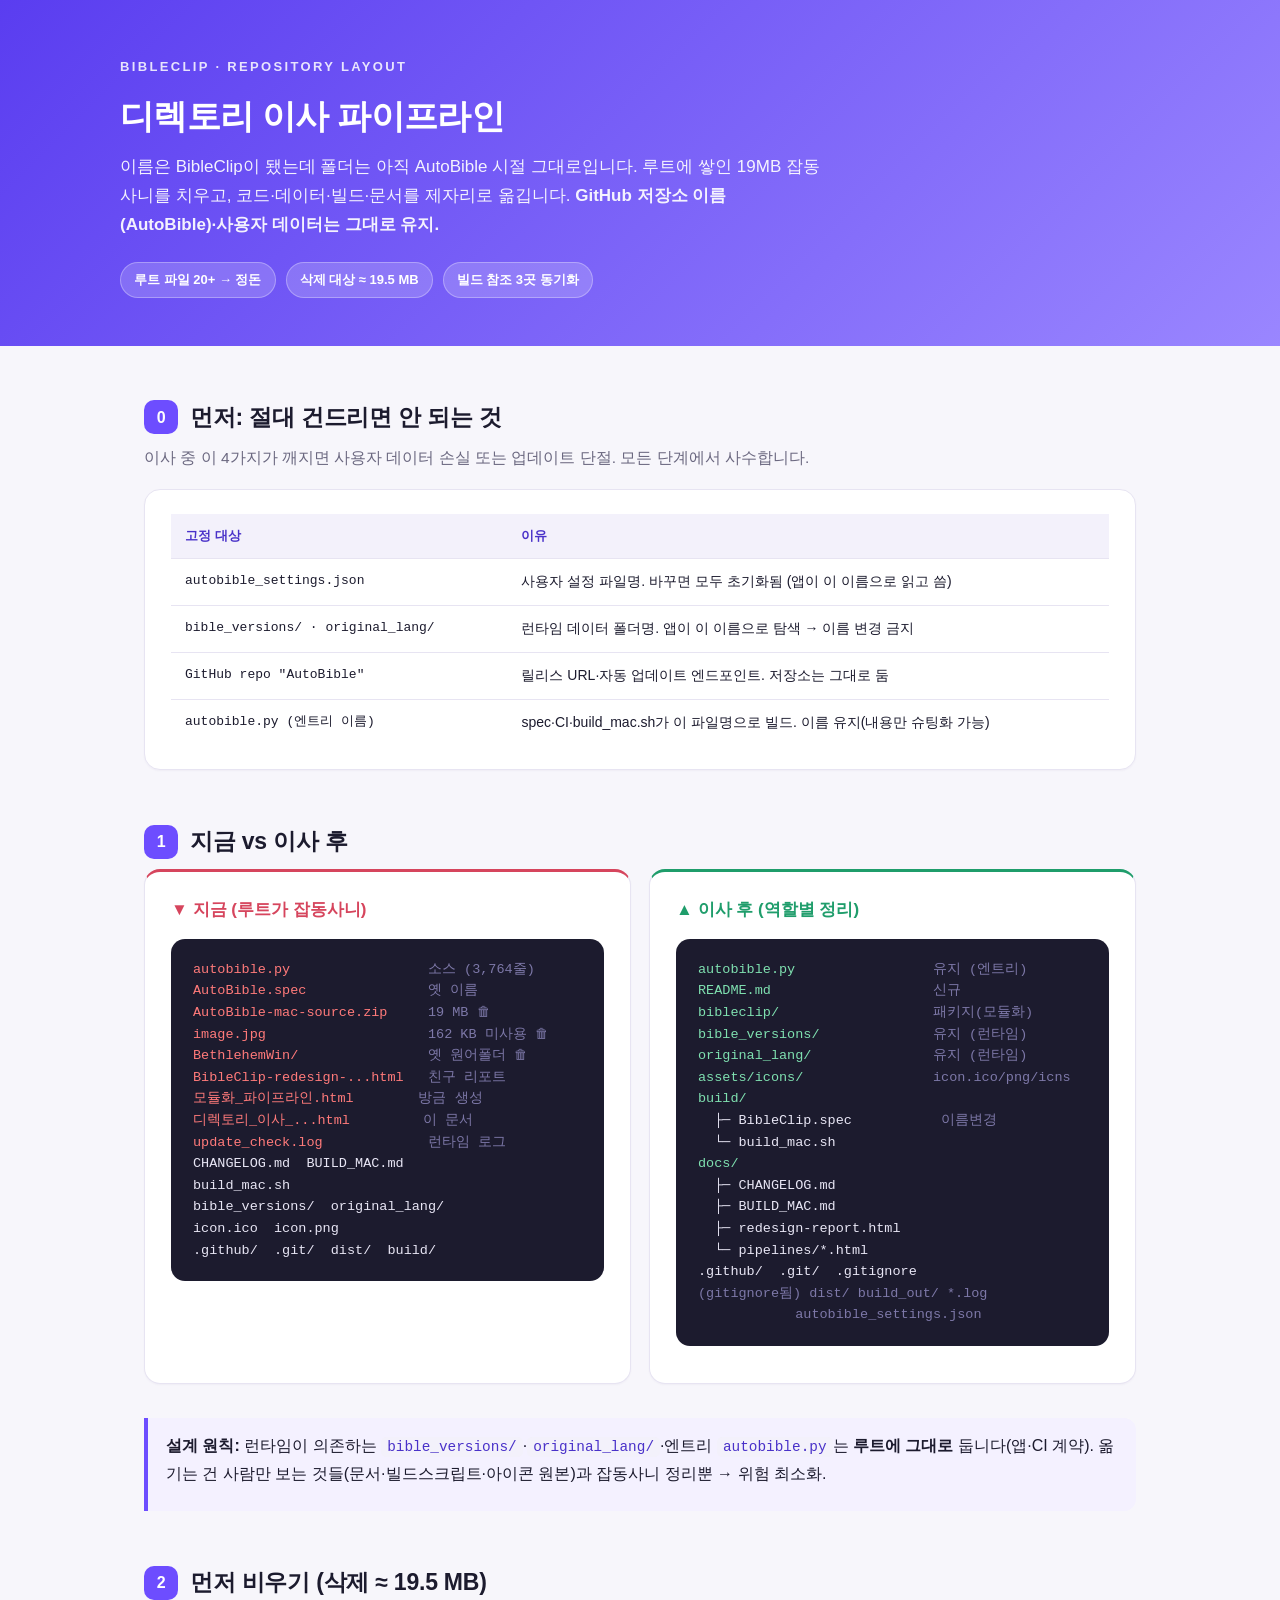
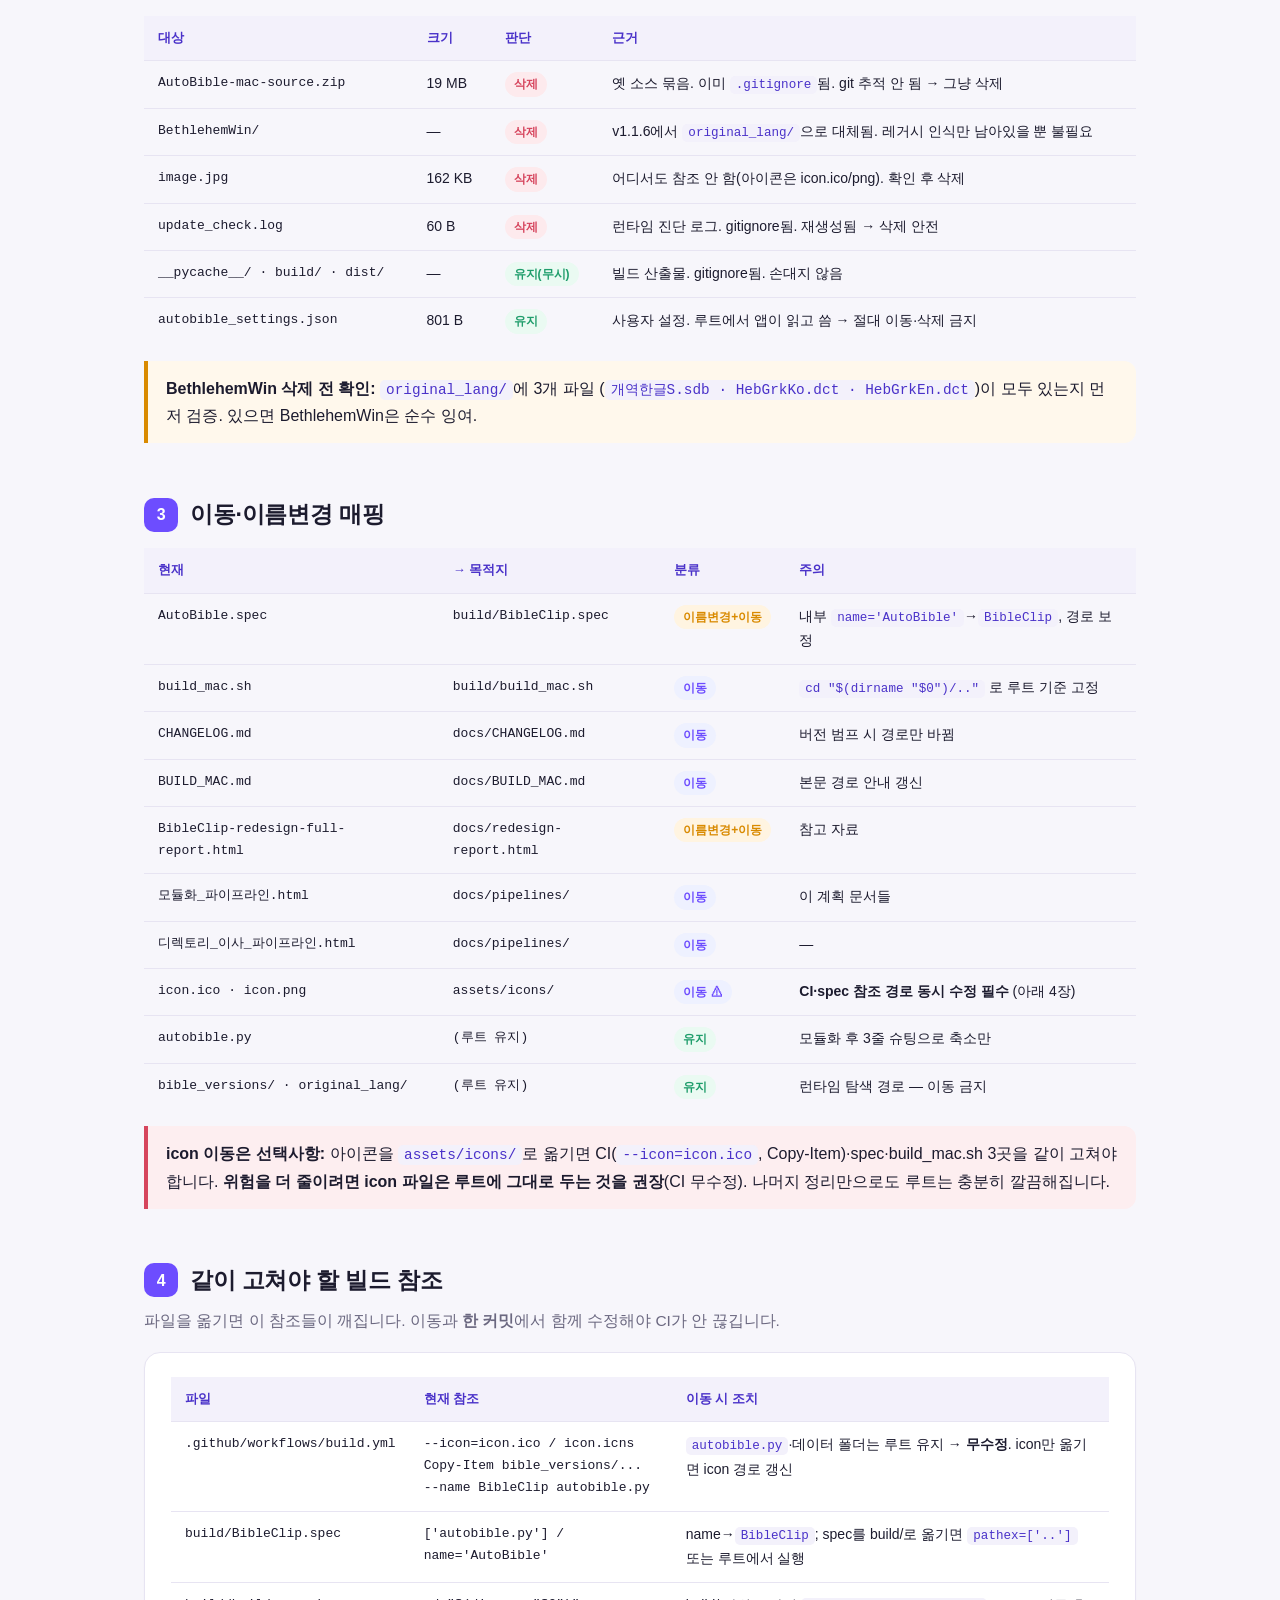
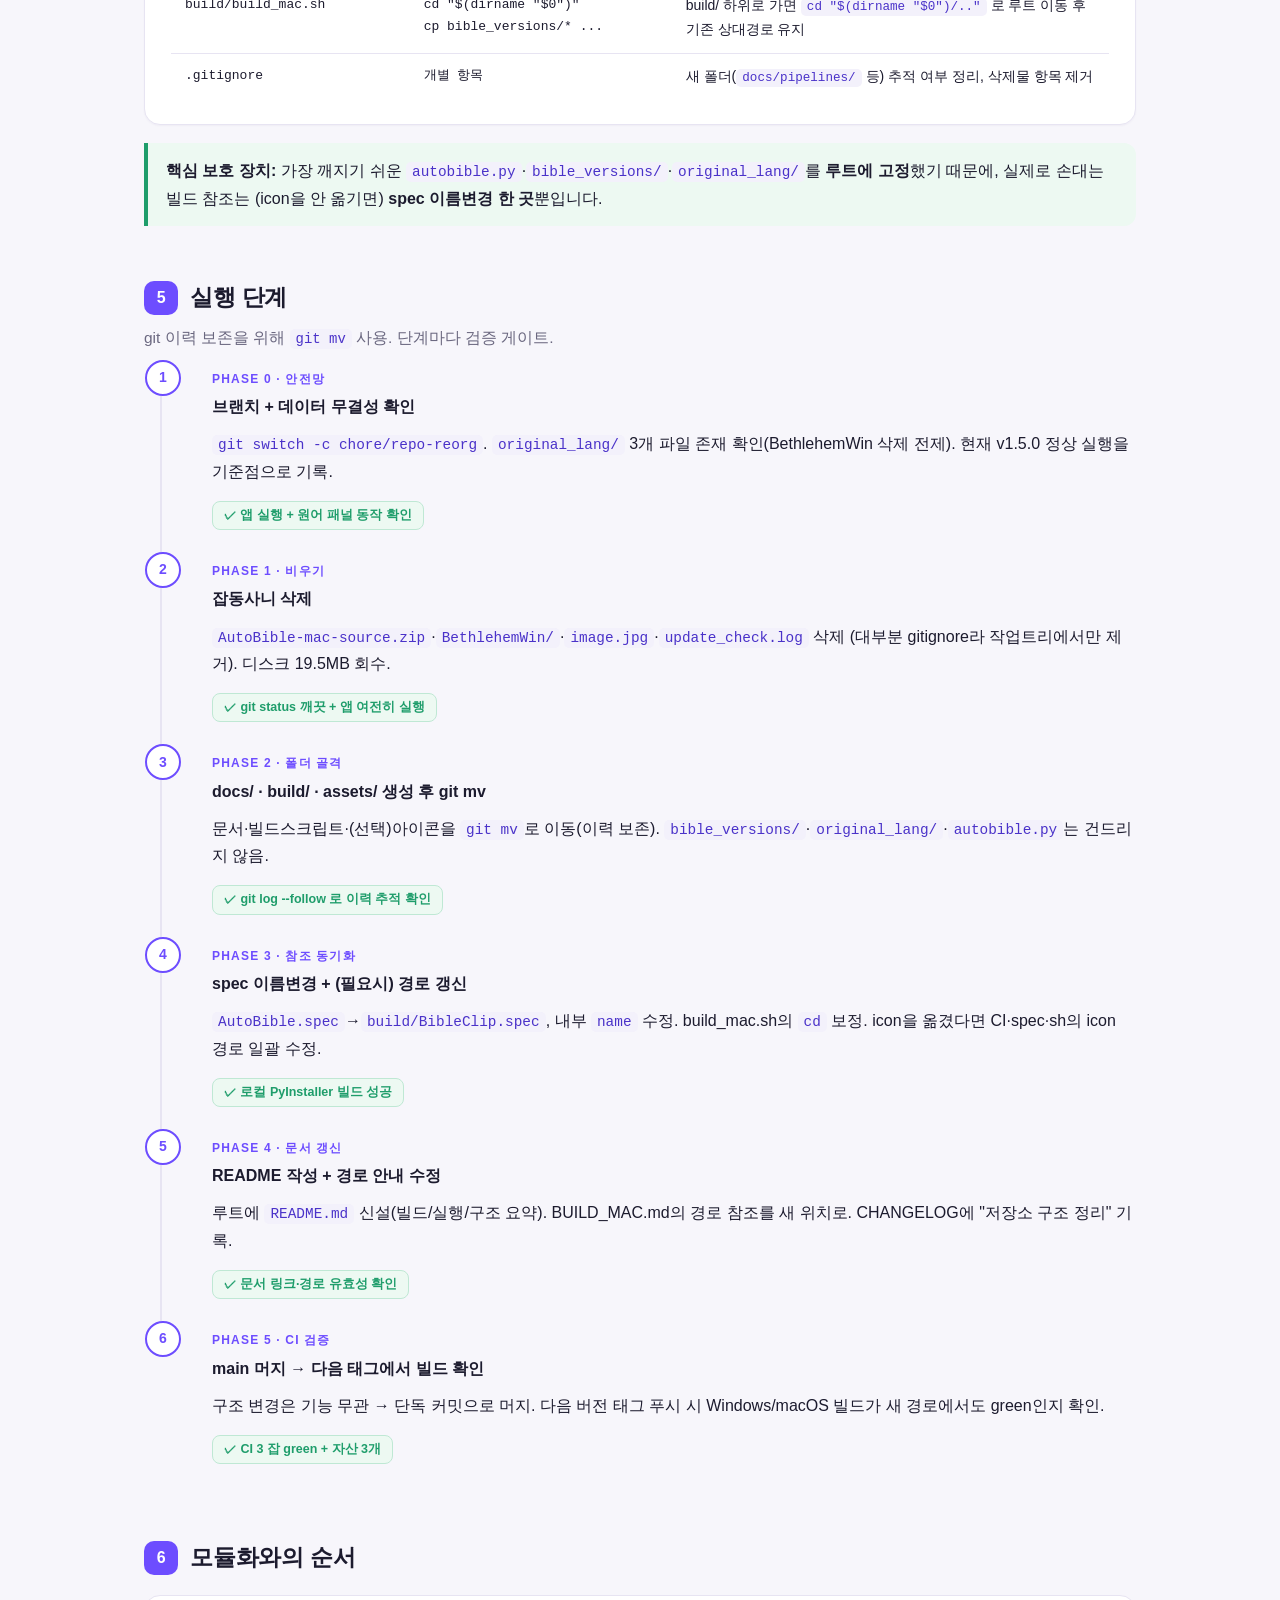
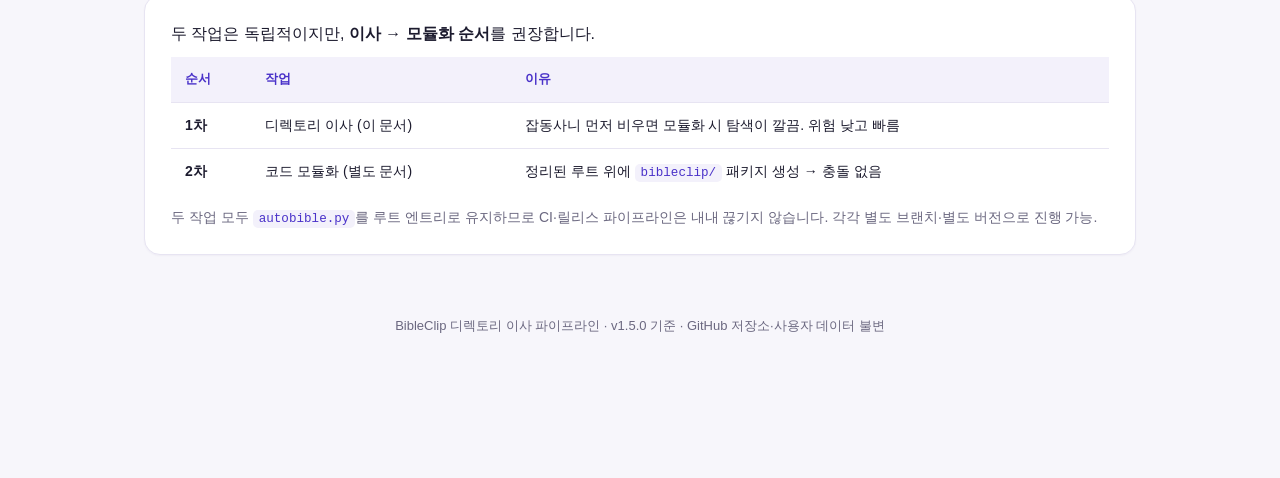
<file: docs/pipelines/디렉토리_이사_파이프라인.html>
<!DOCTYPE html>
<html lang="ko">
<head>
<meta charset="UTF-8">
<meta name="viewport" content="width=device-width, initial-scale=1.0">
<title>BibleClip 디렉토리 이사 파이프라인</title>
<style>
  :root{
    --accent:#6D4DFF; --accent2:#9A86FF; --ink:#1c1b2e; --muted:#6b6880;
    --bg:#f7f6fb; --card:#ffffff; --line:#e7e4f2; --code:#f3f1fb;
    --ok:#1f9d6b; --warn:#d98a00; --danger:#d6455d;
    --mono:'D2Coding','Consolas','SFMono-Regular',Menlo,monospace;
    --sans:'Pretendard','Malgun Gothic','Apple SD Gothic Neo',sans-serif;
  }
  *{box-sizing:border-box}
  body{margin:0;background:var(--bg);color:var(--ink);font-family:var(--sans);line-height:1.7;-webkit-font-smoothing:antialiased;}
  .wrap{max-width:1040px;margin:0 auto;padding:0 24px 120px;}
  header{background:linear-gradient(135deg,#5a3df0 0%,#9A86FF 100%);color:#fff;padding:56px 24px 48px;margin-bottom:40px;}
  header .inner{max-width:1040px;margin:0 auto;}
  header .kicker{font-size:13px;letter-spacing:.18em;text-transform:uppercase;opacity:.85;font-weight:600;}
  header h1{margin:.3em 0 .2em;font-size:34px;font-weight:800;letter-spacing:-.02em;}
  header p{margin:0;font-size:17px;opacity:.92;max-width:700px;}
  header .meta{margin-top:22px;display:flex;gap:10px;flex-wrap:wrap;}
  header .pill{background:rgba(255,255,255,.18);border:1px solid rgba(255,255,255,.3);padding:6px 13px;border-radius:999px;font-size:13px;font-weight:600;}
  h2{font-size:23px;font-weight:800;margin:52px 0 8px;letter-spacing:-.01em;display:flex;align-items:center;gap:12px;}
  h2 .n{display:inline-flex;align-items:center;justify-content:center;width:34px;height:34px;background:var(--accent);color:#fff;border-radius:10px;font-size:16px;flex:0 0 auto;}
  h3{font-size:17px;font-weight:700;margin:30px 0 6px;}
  .lead{color:var(--muted);font-size:15.5px;margin:0 0 8px;}
  p{margin:10px 0;}
  .card{background:var(--card);border:1px solid var(--line);border-radius:16px;padding:24px 26px;margin:18px 0;box-shadow:0 1px 2px rgba(40,30,90,.04);}
  .grid2{display:grid;grid-template-columns:1fr 1fr;gap:18px;}
  @media(max-width:760px){.grid2{grid-template-columns:1fr}.wrap{padding:0 16px 80px}}
  code{font-family:var(--mono);background:var(--code);padding:2px 6px;border-radius:5px;font-size:.9em;color:#4a32c9;}
  pre{font-family:var(--mono);background:#1c1b2e;color:#e8e6f5;padding:20px 22px;border-radius:14px;overflow-x:auto;font-size:13.5px;line-height:1.6;}
  pre .c{color:#7d78a8;} pre .a{color:#b9a8ff;} pre .g{color:#7fe0b0;} pre .y{color:#ffd479;} pre .d{color:#ff8da0;} pre .x{color:#ff7a7a;}
  table{width:100%;border-collapse:collapse;margin:14px 0;font-size:14px;}
  th,td{text-align:left;padding:11px 14px;border-bottom:1px solid var(--line);vertical-align:top;}
  th{background:var(--code);font-weight:700;font-size:13px;color:#4a32c9;}
  tr:last-child td{border-bottom:none;}
  td.mono,th.mono{font-family:var(--mono);font-size:13px;}
  .tag{display:inline-block;padding:2px 9px;border-radius:999px;font-size:12px;font-weight:700;white-space:nowrap;}
  .tag.move{background:#eef1ff;color:var(--accent);} .tag.keep{background:#eafaf2;color:var(--ok);}
  .tag.del{background:#fdeaed;color:var(--danger);} .tag.ren{background:#fff4e1;color:var(--warn);}
  .note{border-left:4px solid var(--accent);background:#f4f1ff;padding:14px 18px;border-radius:0 12px 12px 0;margin:16px 0;}
  .note.warn{border-color:var(--warn);background:#fff8ec;}
  .note.danger{border-color:var(--danger);background:#fdeef0;}
  .note.ok{border-color:var(--ok);background:#edf9f2;}
  .note b{color:var(--ink);}
  ul.steps{list-style:none;padding:0;margin:0;counter-reset:s;}
  ul.steps>li{position:relative;padding:4px 0 22px 50px;border-left:2px solid var(--line);margin-left:16px;}
  ul.steps>li:last-child{border-left:2px solid transparent;}
  ul.steps>li::before{counter-increment:s;content:counter(s);position:absolute;left:-17px;top:0;width:32px;height:32px;background:#fff;border:2px solid var(--accent);color:var(--accent);border-radius:50%;display:flex;align-items:center;justify-content:center;font-weight:800;font-size:14px;}
  ul.steps>li h4{margin:2px 0 6px;font-size:16px;}
  .gate{display:inline-block;background:#edf9f2;color:var(--ok);border:1px solid #bfe8d4;padding:3px 11px;border-radius:8px;font-size:12.5px;font-weight:700;margin-top:6px;}
  .phase{font-size:12px;font-weight:700;letter-spacing:.1em;text-transform:uppercase;color:var(--accent);}
  .legend{display:flex;gap:16px;flex-wrap:wrap;font-size:13px;color:var(--muted);margin:12px 0 0;align-items:center;}
  .legend span{display:inline-flex;align-items:center;gap:6px;}
  footer{color:var(--muted);font-size:13px;text-align:center;margin-top:60px;}
  .col-before{border-top:3px solid var(--danger);}
  .col-after{border-top:3px solid var(--ok);}
</style>
</head>
<body>
<header>
  <div class="inner">
    <div class="kicker">BibleClip · Repository Layout</div>
    <h1>디렉토리 이사 파이프라인</h1>
    <p>이름은 BibleClip이 됐는데 폴더는 아직 AutoBible 시절 그대로입니다. 루트에 쌓인 19MB 잡동사니를 치우고,
       코드·데이터·빌드·문서를 제자리로 옮깁니다. <b>GitHub 저장소 이름(AutoBible)·사용자 데이터는 그대로 유지.</b></p>
    <div class="meta">
      <span class="pill">루트 파일 20+ → 정돈</span>
      <span class="pill">삭제 대상 ≈ 19.5 MB</span>
      <span class="pill">빌드 참조 3곳 동기화</span>
    </div>
  </div>
</header>
<div class="wrap">

<!-- ====== CONSTRAINTS FIRST ====== -->
<h2><span class="n">0</span>먼저: 절대 건드리면 안 되는 것</h2>
<p class="lead">이사 중 이 4가지가 깨지면 사용자 데이터 손실 또는 업데이트 단절. 모든 단계에서 사수합니다.</p>
<div class="card">
  <table style="margin:0">
    <thead><tr><th>고정 대상</th><th>이유</th></tr></thead>
    <tbody>
      <tr><td class="mono">autobible_settings.json</td><td>사용자 설정 파일명. 바꾸면 모두 초기화됨 (앱이 이 이름으로 읽고 씀)</td></tr>
      <tr><td class="mono">bible_versions/ · original_lang/</td><td>런타임 데이터 폴더명. 앱이 이 이름으로 탐색 → 이름 변경 금지</td></tr>
      <tr><td class="mono">GitHub repo "AutoBible"</td><td>릴리스 URL·자동 업데이트 엔드포인트. 저장소는 그대로 둠</td></tr>
      <tr><td class="mono">autobible.py (엔트리 이름)</td><td>spec·CI·build_mac.sh가 이 파일명으로 빌드. 이름 유지(내용만 슈팅화 가능)</td></tr>
    </tbody>
  </table>
</div>

<!-- ====== BEFORE / AFTER ====== -->
<h2><span class="n">1</span>지금 vs 이사 후</h2>
<div class="grid2">
  <div class="card col-before" style="margin-top:0">
    <h3 style="margin-top:0;color:var(--danger)">▼ 지금 (루트가 잡동사니)</h3>
<pre><span class="x">autobible.py</span>                 <span class="c">소스 (3,764줄)</span>
<span class="x">AutoBible.spec</span>               <span class="c">옛 이름</span>
<span class="x">AutoBible-mac-source.zip</span>     <span class="c">19 MB 🗑</span>
<span class="x">image.jpg</span>                    <span class="c">162 KB 미사용 🗑</span>
<span class="x">BethlehemWin/</span>                <span class="c">옛 원어폴더 🗑</span>
<span class="x">BibleClip-redesign-...html</span>   <span class="c">친구 리포트</span>
<span class="x">모듈화_파이프라인.html</span>        <span class="c">방금 생성</span>
<span class="x">디렉토리_이사_...html</span>         <span class="c">이 문서</span>
<span class="x">update_check.log</span>             <span class="c">런타임 로그</span>
CHANGELOG.md  BUILD_MAC.md
build_mac.sh
bible_versions/  original_lang/
icon.ico  icon.png
.github/  .git/  dist/  build/</pre>
  </div>
  <div class="card col-after" style="margin-top:0">
    <h3 style="margin-top:0;color:var(--ok)">▲ 이사 후 (역할별 정리)</h3>
<pre><span class="g">autobible.py</span>                 <span class="c">유지 (엔트리)</span>
<span class="g">README.md</span>                    <span class="c">신규</span>
<span class="g">bibleclip/</span>                   <span class="c">패키지(모듈화)</span>
<span class="g">bible_versions/</span>              <span class="c">유지 (런타임)</span>
<span class="g">original_lang/</span>               <span class="c">유지 (런타임)</span>
<span class="g">assets/icons/</span>                <span class="c">icon.ico/png/icns</span>
<span class="g">build/</span>
  ├─ BibleClip.spec           <span class="c">이름변경</span>
  └─ build_mac.sh
<span class="g">docs/</span>
  ├─ CHANGELOG.md
  ├─ BUILD_MAC.md
  ├─ redesign-report.html
  └─ pipelines/*.html
.github/  .git/  .gitignore
<span class="c">(gitignore됨) dist/ build_out/ *.log
            autobible_settings.json</span></pre>
  </div>
</div>
<div class="note"><b>설계 원칙:</b> 런타임이 의존하는 <code>bible_versions/</code>·<code>original_lang/</code>·엔트리 <code>autobible.py</code>는
  <b>루트에 그대로</b> 둡니다(앱·CI 계약). 옮기는 건 사람만 보는 것들(문서·빌드스크립트·아이콘 원본)과 잡동사니 정리뿐 → 위험 최소화.</p></div>

<!-- ====== CLEANUP ====== -->
<h2><span class="n">2</span>먼저 비우기 (삭제 ≈ 19.5 MB)</h2>
<table>
  <thead><tr><th>대상</th><th>크기</th><th>판단</th><th>근거</th></tr></thead>
  <tbody>
    <tr><td class="mono">AutoBible-mac-source.zip</td><td>19 MB</td><td><span class="tag del">삭제</span></td>
        <td>옛 소스 묶음. 이미 <code>.gitignore</code>됨. git 추적 안 됨 → 그냥 삭제</td></tr>
    <tr><td class="mono">BethlehemWin/</td><td>—</td><td><span class="tag del">삭제</span></td>
        <td>v1.1.6에서 <code>original_lang/</code>으로 대체됨. 레거시 인식만 남아있을 뿐 불필요</td></tr>
    <tr><td class="mono">image.jpg</td><td>162 KB</td><td><span class="tag del">삭제</span></td>
        <td>어디서도 참조 안 함(아이콘은 icon.ico/png). 확인 후 삭제</td></tr>
    <tr><td class="mono">update_check.log</td><td>60 B</td><td><span class="tag del">삭제</span></td>
        <td>런타임 진단 로그. gitignore됨. 재생성됨 → 삭제 안전</td></tr>
    <tr><td class="mono">__pycache__/ · build/ · dist/</td><td>—</td><td><span class="tag keep">유지(무시)</span></td>
        <td>빌드 산출물. gitignore됨. 손대지 않음</td></tr>
    <tr><td class="mono">autobible_settings.json</td><td>801 B</td><td><span class="tag keep">유지</span></td>
        <td>사용자 설정. 루트에서 앱이 읽고 씀 → 절대 이동·삭제 금지</td></tr>
  </tbody>
</table>
<div class="note warn" style="margin-bottom:0"><b>BethlehemWin 삭제 전 확인:</b> <code>original_lang/</code>에 3개 파일
  (<code>개역한글S.sdb · HebGrkKo.dct · HebGrkEn.dct</code>)이 모두 있는지 먼저 검증. 있으면 BethlehemWin은 순수 잉여.</div>

<!-- ====== MOVE TABLE ====== -->
<h2><span class="n">3</span>이동·이름변경 매핑</h2>
<table>
  <thead><tr><th>현재</th><th>→ 목적지</th><th>분류</th><th>주의</th></tr></thead>
  <tbody>
    <tr><td class="mono">AutoBible.spec</td><td class="mono">build/BibleClip.spec</td><td><span class="tag ren">이름변경+이동</span></td><td>내부 <code>name='AutoBible'</code>→<code>BibleClip</code>, 경로 보정</td></tr>
    <tr><td class="mono">build_mac.sh</td><td class="mono">build/build_mac.sh</td><td><span class="tag move">이동</span></td><td><code>cd "$(dirname "$0")/.."</code> 로 루트 기준 고정</td></tr>
    <tr><td class="mono">CHANGELOG.md</td><td class="mono">docs/CHANGELOG.md</td><td><span class="tag move">이동</span></td><td>버전 범프 시 경로만 바뀜</td></tr>
    <tr><td class="mono">BUILD_MAC.md</td><td class="mono">docs/BUILD_MAC.md</td><td><span class="tag move">이동</span></td><td>본문 경로 안내 갱신</td></tr>
    <tr><td class="mono">BibleClip-redesign-full-report.html</td><td class="mono">docs/redesign-report.html</td><td><span class="tag ren">이름변경+이동</span></td><td>참고 자료</td></tr>
    <tr><td class="mono">모듈화_파이프라인.html</td><td class="mono">docs/pipelines/</td><td><span class="tag move">이동</span></td><td>이 계획 문서들</td></tr>
    <tr><td class="mono">디렉토리_이사_파이프라인.html</td><td class="mono">docs/pipelines/</td><td><span class="tag move">이동</span></td><td>—</td></tr>
    <tr><td class="mono">icon.ico · icon.png</td><td class="mono">assets/icons/</td><td><span class="tag move">이동 ⚠</span></td><td><b>CI·spec 참조 경로 동시 수정 필수</b> (아래 4장)</td></tr>
    <tr><td class="mono">autobible.py</td><td class="mono">(루트 유지)</td><td><span class="tag keep">유지</span></td><td>모듈화 후 3줄 슈팅으로 축소만</td></tr>
    <tr><td class="mono">bible_versions/ · original_lang/</td><td class="mono">(루트 유지)</td><td><span class="tag keep">유지</span></td><td>런타임 탐색 경로 — 이동 금지</td></tr>
  </tbody>
</table>
<div class="note danger" style="margin-bottom:0"><b>icon 이동은 선택사항:</b> 아이콘을 <code>assets/icons/</code>로 옮기면
  CI(<code>--icon=icon.ico</code>, Copy-Item)·spec·build_mac.sh 3곳을 같이 고쳐야 합니다.
  <b>위험을 더 줄이려면 icon 파일은 루트에 그대로 두는 것을 권장</b>(CI 무수정). 나머지 정리만으로도 루트는 충분히 깔끔해집니다.</div>

<!-- ====== REFERENCE SYNC ====== -->
<h2><span class="n">4</span>같이 고쳐야 할 빌드 참조</h2>
<p class="lead">파일을 옮기면 이 참조들이 깨집니다. 이동과 <b>한 커밋</b>에서 함께 수정해야 CI가 안 끊깁니다.</p>
<div class="card">
  <table style="margin:0">
    <thead><tr><th>파일</th><th>현재 참조</th><th>이동 시 조치</th></tr></thead>
    <tbody>
      <tr><td class="mono">.github/workflows/build.yml</td>
          <td class="mono">--icon=icon.ico / icon.icns<br>Copy-Item bible_versions/...<br>--name BibleClip autobible.py</td>
          <td><code>autobible.py</code>·데이터 폴더는 루트 유지 → <b>무수정</b>. icon만 옮기면 icon 경로 갱신</td></tr>
      <tr><td class="mono">build/BibleClip.spec</td>
          <td class="mono">['autobible.py'] / name='AutoBible'</td>
          <td>name→<code>BibleClip</code>; spec를 build/로 옮기면 <code>pathex=['..']</code> 또는 루트에서 실행</td></tr>
      <tr><td class="mono">build/build_mac.sh</td>
          <td class="mono">cd "$(dirname "$0")"<br>cp bible_versions/* ...</td>
          <td>build/ 하위로 가면 <code>cd "$(dirname "$0")/.."</code> 로 루트 이동 후 기존 상대경로 유지</td></tr>
      <tr><td class="mono">.gitignore</td>
          <td class="mono">개별 항목</td>
          <td>새 폴더(<code>docs/pipelines/</code> 등) 추적 여부 정리, 삭제물 항목 제거</td></tr>
    </tbody>
  </table>
</div>
<div class="note ok" style="margin-bottom:0"><b>핵심 보호 장치:</b> 가장 깨지기 쉬운
  <code>autobible.py</code>·<code>bible_versions/</code>·<code>original_lang/</code>를 <b>루트에 고정</b>했기 때문에,
  실제로 손대는 빌드 참조는 (icon을 안 옮기면) <b>spec 이름변경 한 곳</b>뿐입니다.</div>

<!-- ====== STEPS ====== -->
<h2><span class="n">5</span>실행 단계</h2>
<p class="lead">git 이력 보존을 위해 <code>git mv</code> 사용. 단계마다 검증 게이트.</p>
<ul class="steps">
  <li>
    <span class="phase">Phase 0 · 안전망</span>
    <h4>브랜치 + 데이터 무결성 확인</h4>
    <p><code>git switch -c chore/repo-reorg</code>. <code>original_lang/</code> 3개 파일 존재 확인(BethlehemWin 삭제 전제).
       현재 v1.5.0 정상 실행을 기준점으로 기록.</p>
    <span class="gate">✓ 앱 실행 + 원어 패널 동작 확인</span>
  </li>
  <li>
    <span class="phase">Phase 1 · 비우기</span>
    <h4>잡동사니 삭제</h4>
    <p><code>AutoBible-mac-source.zip</code>·<code>BethlehemWin/</code>·<code>image.jpg</code>·<code>update_check.log</code> 삭제
       (대부분 gitignore라 작업트리에서만 제거). 디스크 19.5MB 회수.</p>
    <span class="gate">✓ git status 깨끗 + 앱 여전히 실행</span>
  </li>
  <li>
    <span class="phase">Phase 2 · 폴더 골격</span>
    <h4>docs/ · build/ · assets/ 생성 후 git mv</h4>
    <p>문서·빌드스크립트·(선택)아이콘을 <code>git mv</code>로 이동(이력 보존).
       <code>bible_versions/</code>·<code>original_lang/</code>·<code>autobible.py</code>는 건드리지 않음.</p>
    <span class="gate">✓ git log --follow 로 이력 추적 확인</span>
  </li>
  <li>
    <span class="phase">Phase 3 · 참조 동기화</span>
    <h4>spec 이름변경 + (필요시) 경로 갱신</h4>
    <p><code>AutoBible.spec</code>→<code>build/BibleClip.spec</code>, 내부 <code>name</code> 수정.
       build_mac.sh의 <code>cd</code> 보정. icon을 옮겼다면 CI·spec·sh의 icon 경로 일괄 수정.</p>
    <span class="gate">✓ 로컬 PyInstaller 빌드 성공</span>
  </li>
  <li>
    <span class="phase">Phase 4 · 문서 갱신</span>
    <h4>README 작성 + 경로 안내 수정</h4>
    <p>루트에 <code>README.md</code> 신설(빌드/실행/구조 요약). BUILD_MAC.md의 경로 참조를 새 위치로.
       CHANGELOG에 "저장소 구조 정리" 기록.</p>
    <span class="gate">✓ 문서 링크·경로 유효성 확인</span>
  </li>
  <li>
    <span class="phase">Phase 5 · CI 검증</span>
    <h4>main 머지 → 다음 태그에서 빌드 확인</h4>
    <p>구조 변경은 기능 무관 → 단독 커밋으로 머지. 다음 버전 태그 푸시 시 Windows/macOS 빌드가
       새 경로에서도 green인지 확인.</p>
    <span class="gate">✓ CI 3 잡 green + 자산 3개</span>
  </li>
</ul>

<!-- ====== ORDER WITH MODULARIZATION ====== -->
<h2><span class="n">6</span>모듈화와의 순서</h2>
<div class="card">
  <p style="margin-top:0">두 작업은 독립적이지만, <b>이사 → 모듈화 순서</b>를 권장합니다.</p>
  <table style="margin:0">
    <thead><tr><th>순서</th><th>작업</th><th>이유</th></tr></thead>
    <tbody>
      <tr><td><b>1차</b></td><td>디렉토리 이사 (이 문서)</td><td>잡동사니 먼저 비우면 모듈화 시 탐색이 깔끔. 위험 낮고 빠름</td></tr>
      <tr><td><b>2차</b></td><td>코드 모듈화 (별도 문서)</td><td>정리된 루트 위에 <code>bibleclip/</code> 패키지 생성 → 충돌 없음</td></tr>
    </tbody>
  </table>
  <p style="margin-bottom:0;color:var(--muted);font-size:14px">두 작업 모두 <code>autobible.py</code>를 루트 엔트리로 유지하므로 CI·릴리스 파이프라인은
    내내 끊기지 않습니다. 각각 별도 브랜치·별도 버전으로 진행 가능.</p>
</div>

<footer>BibleClip 디렉토리 이사 파이프라인 · v1.5.0 기준 · GitHub 저장소·사용자 데이터 불변</footer>
</div>
</body>
</html>
</file>
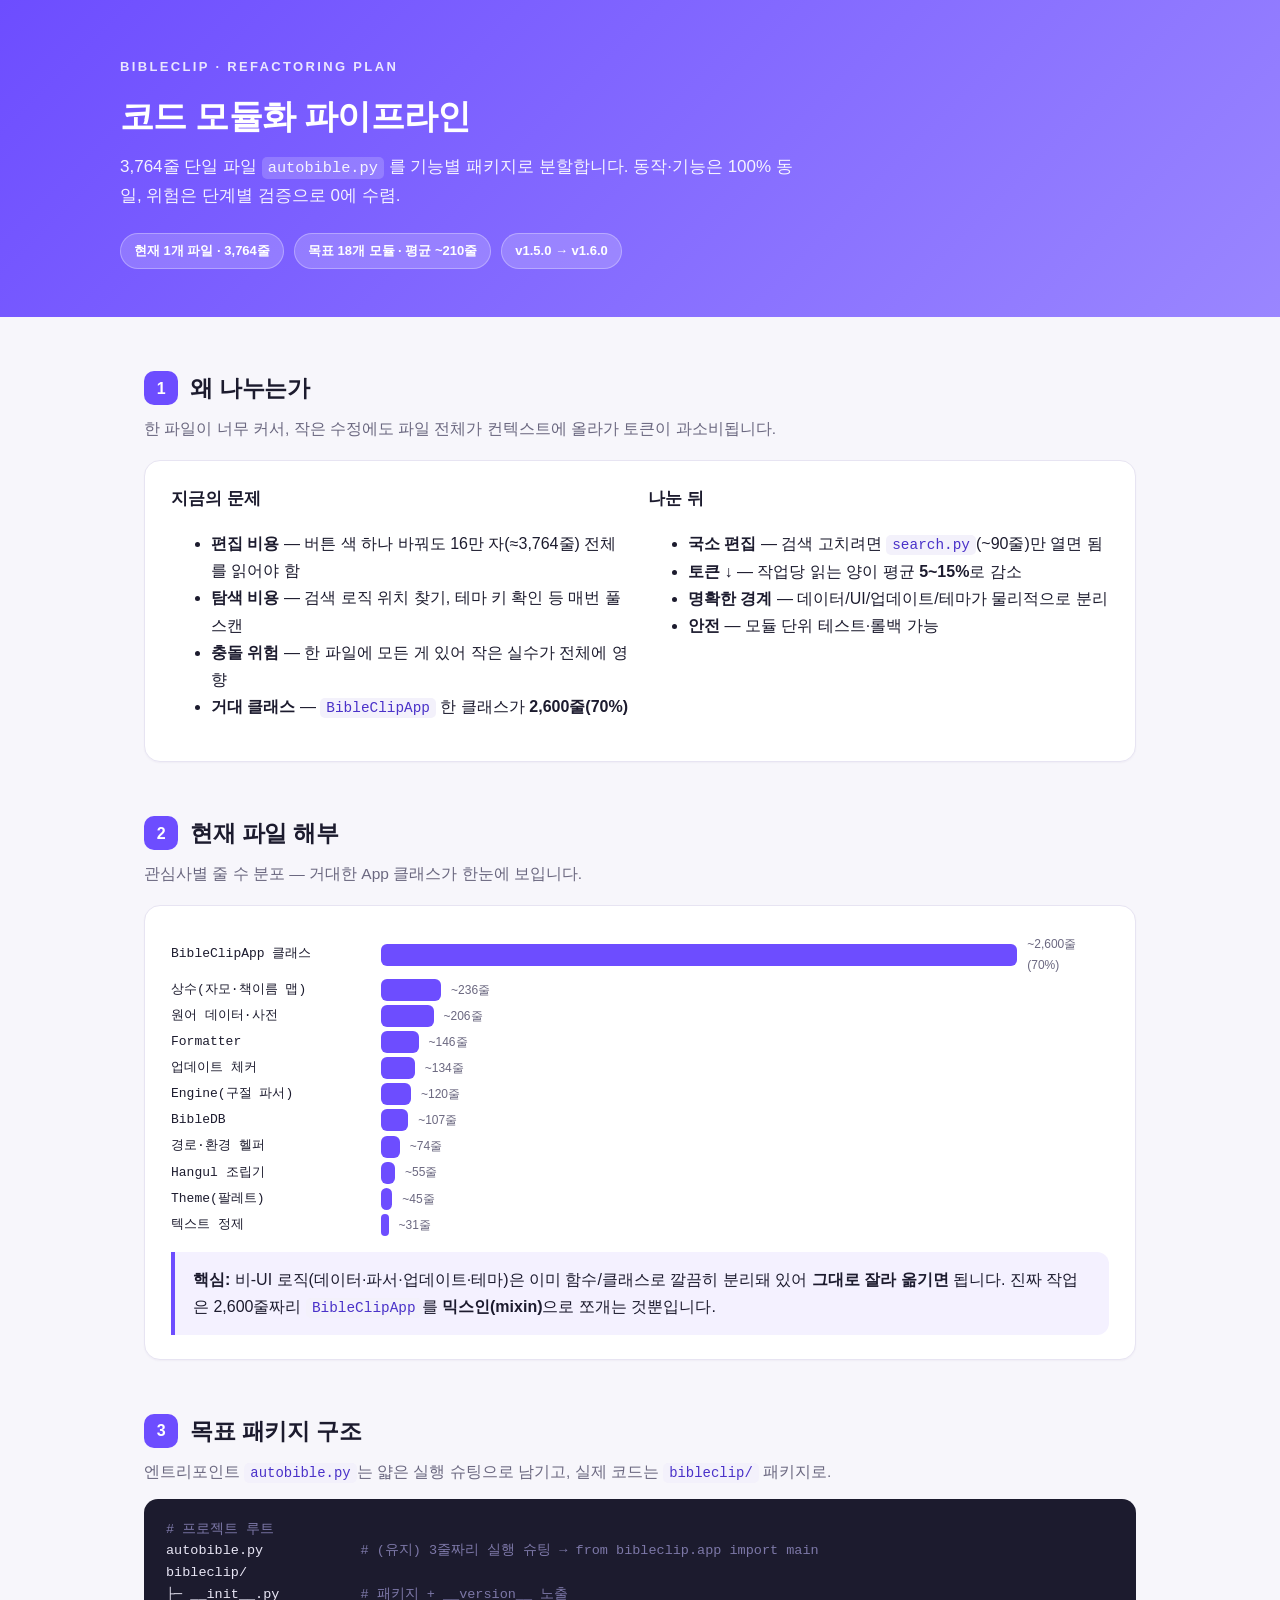
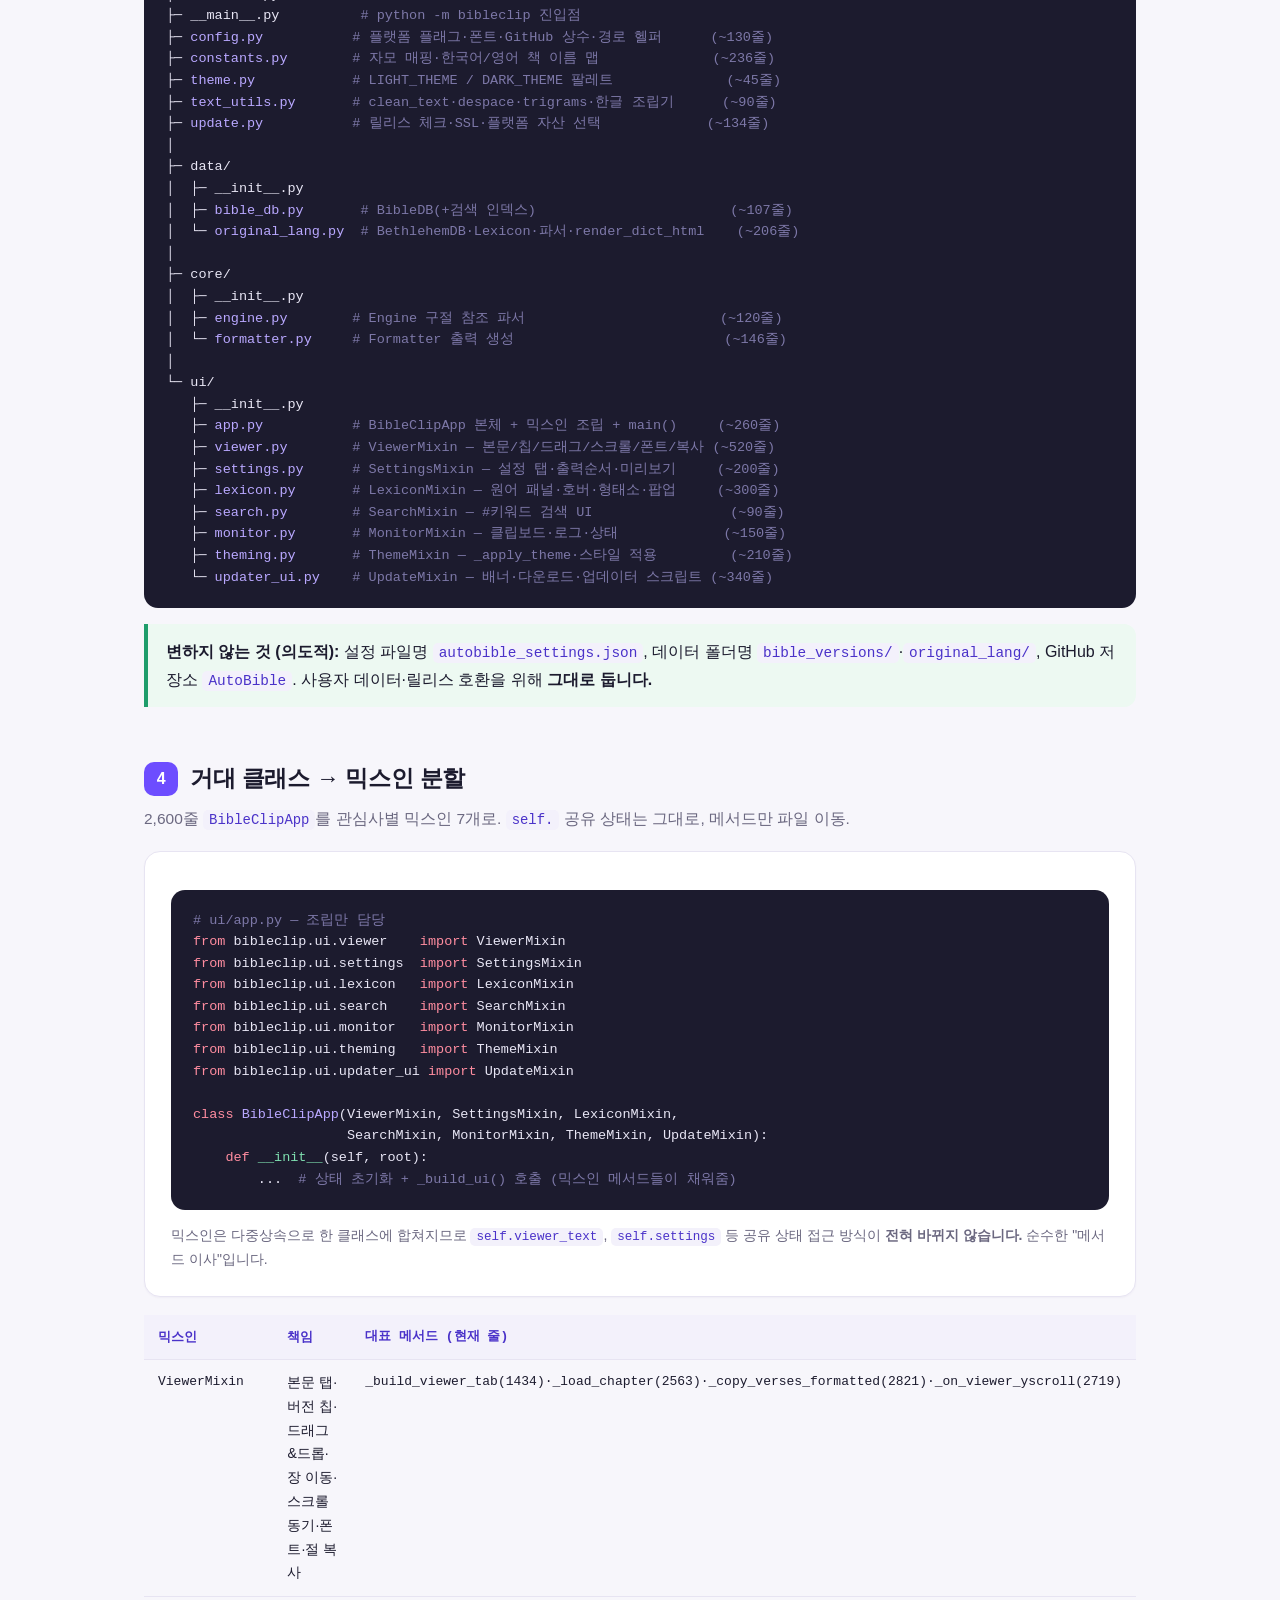
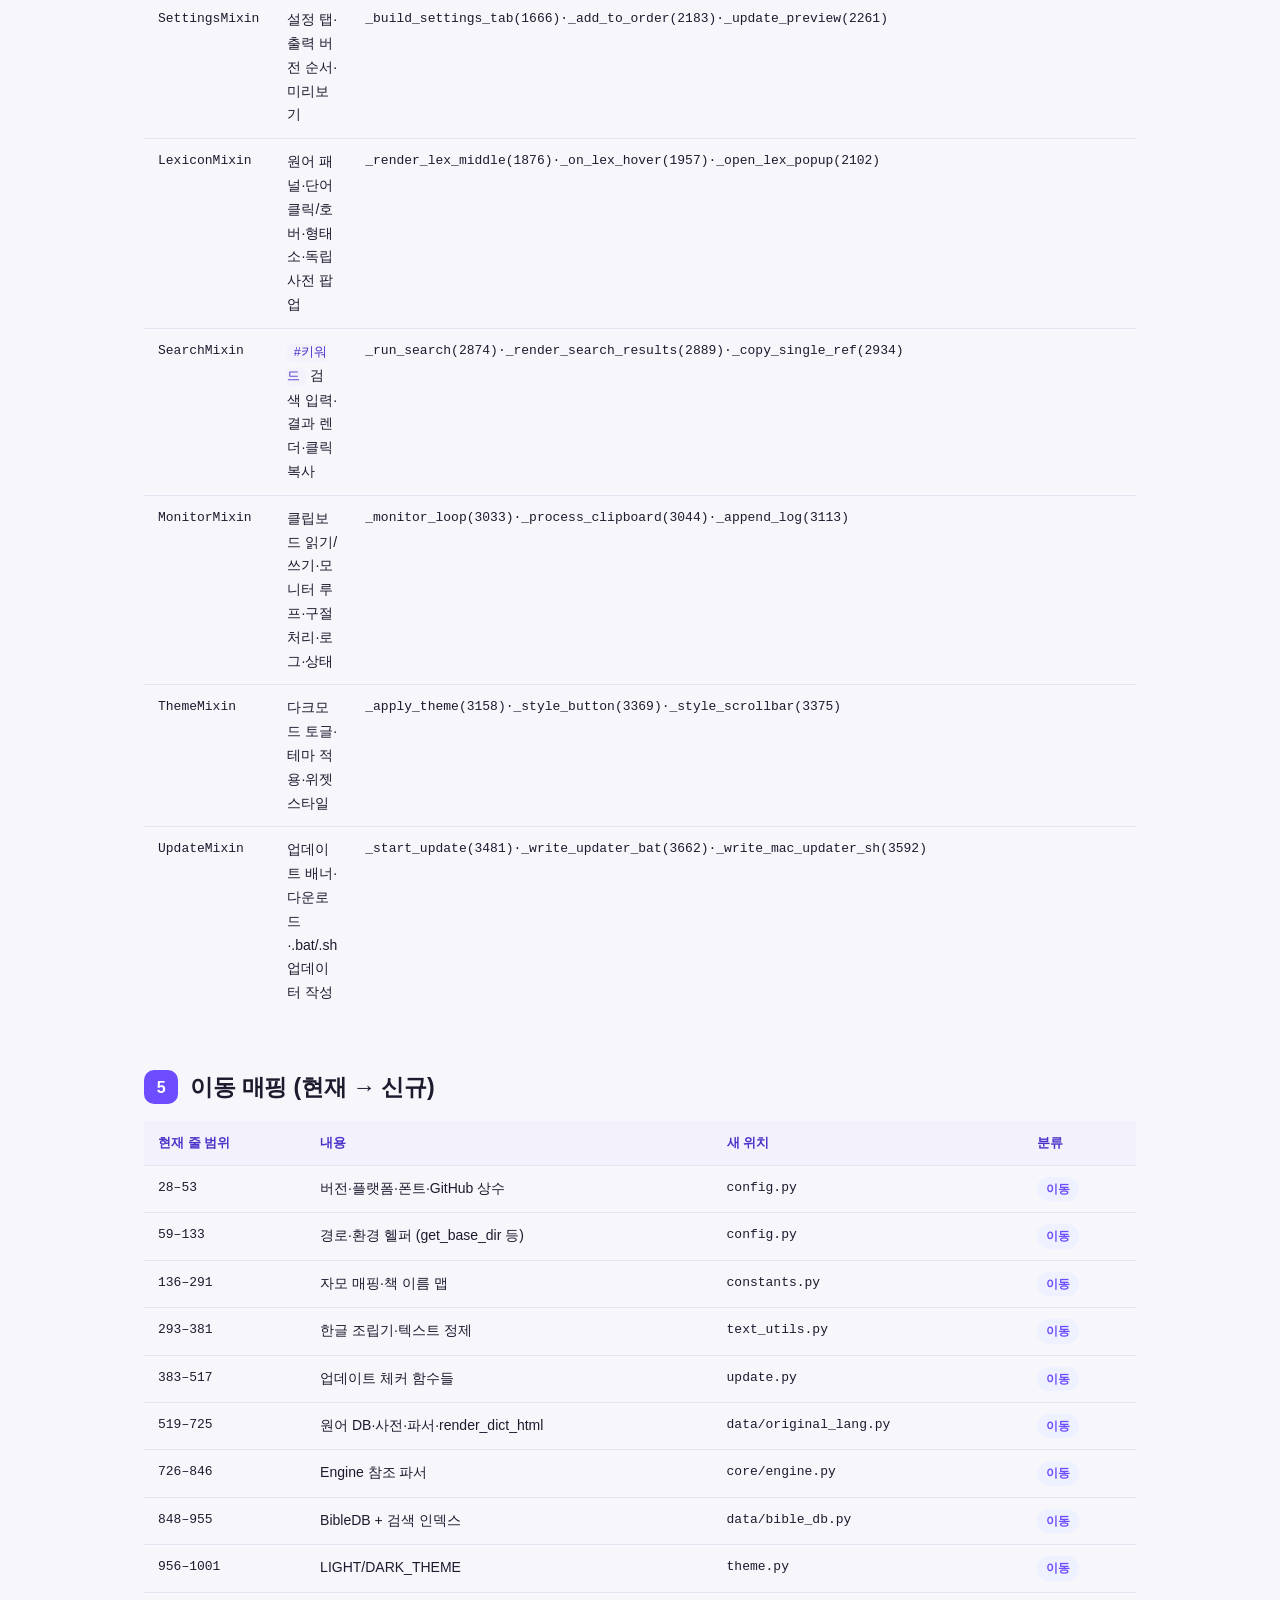
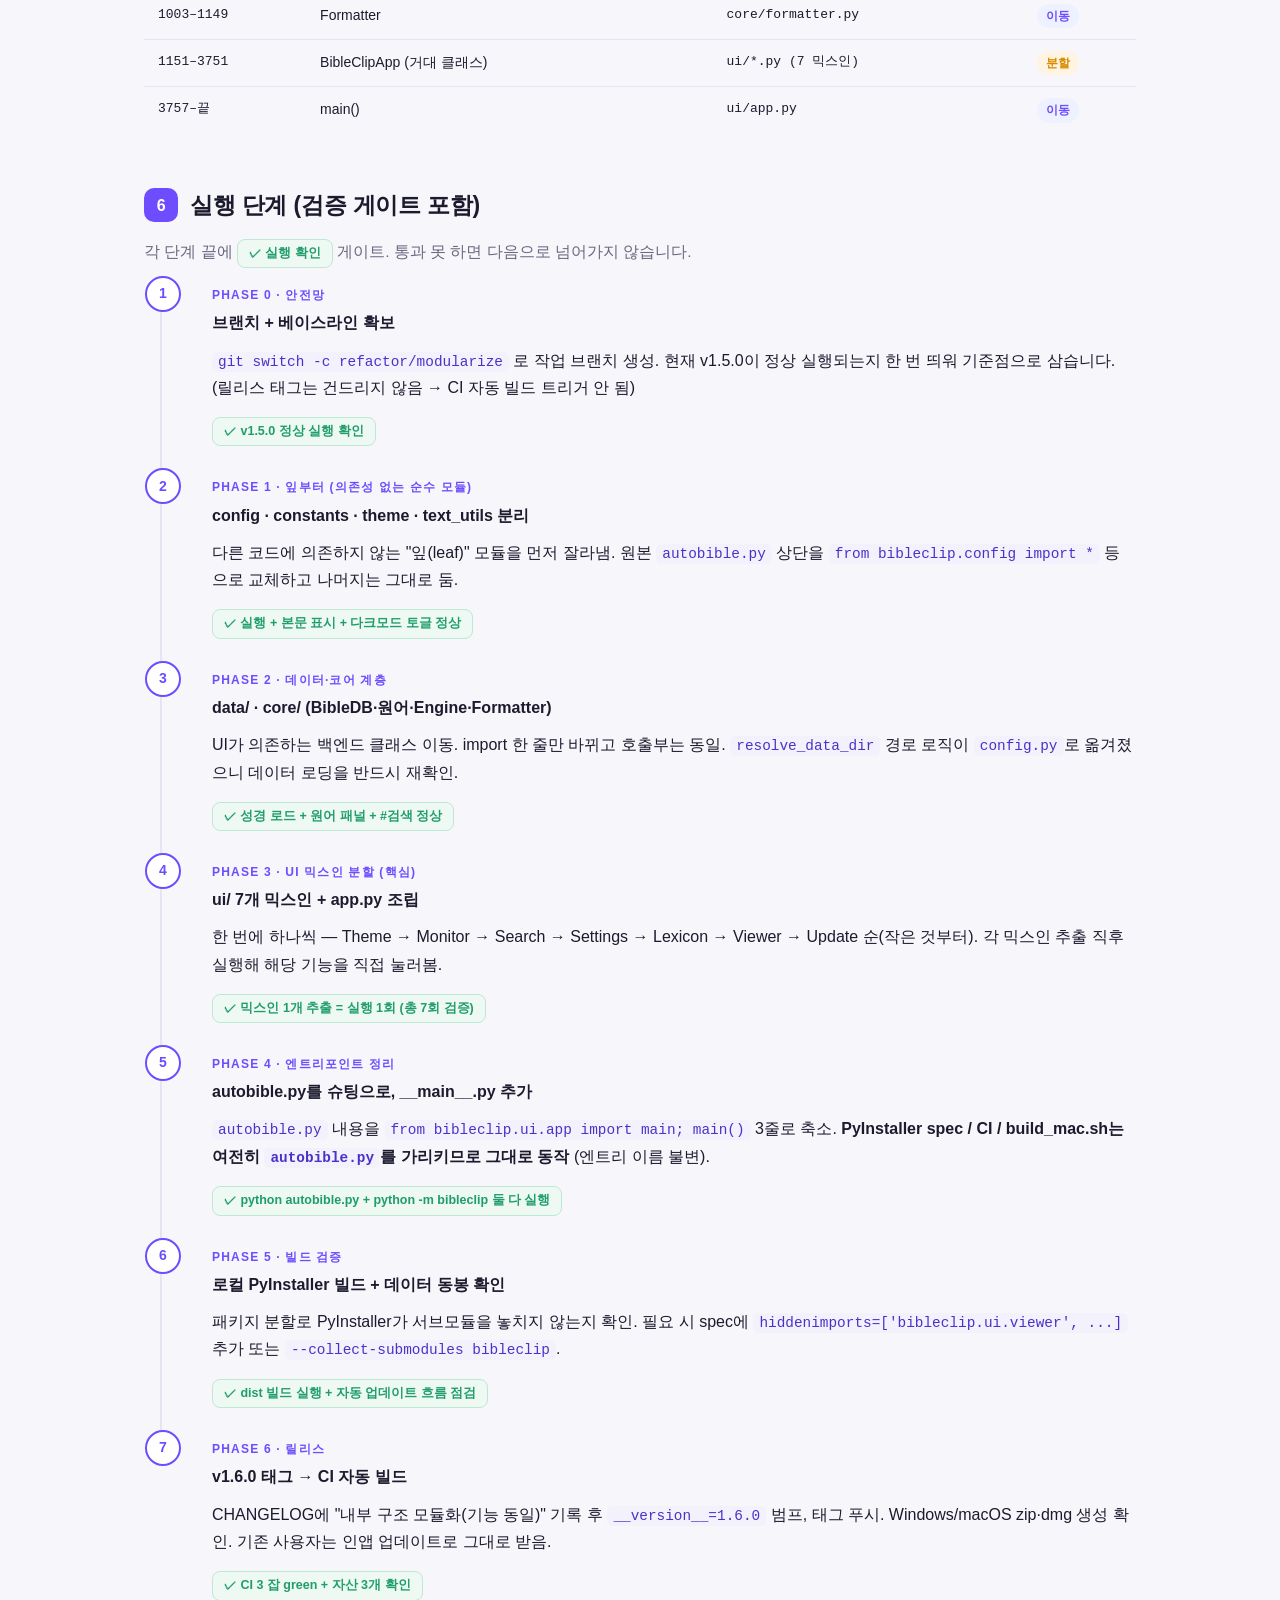
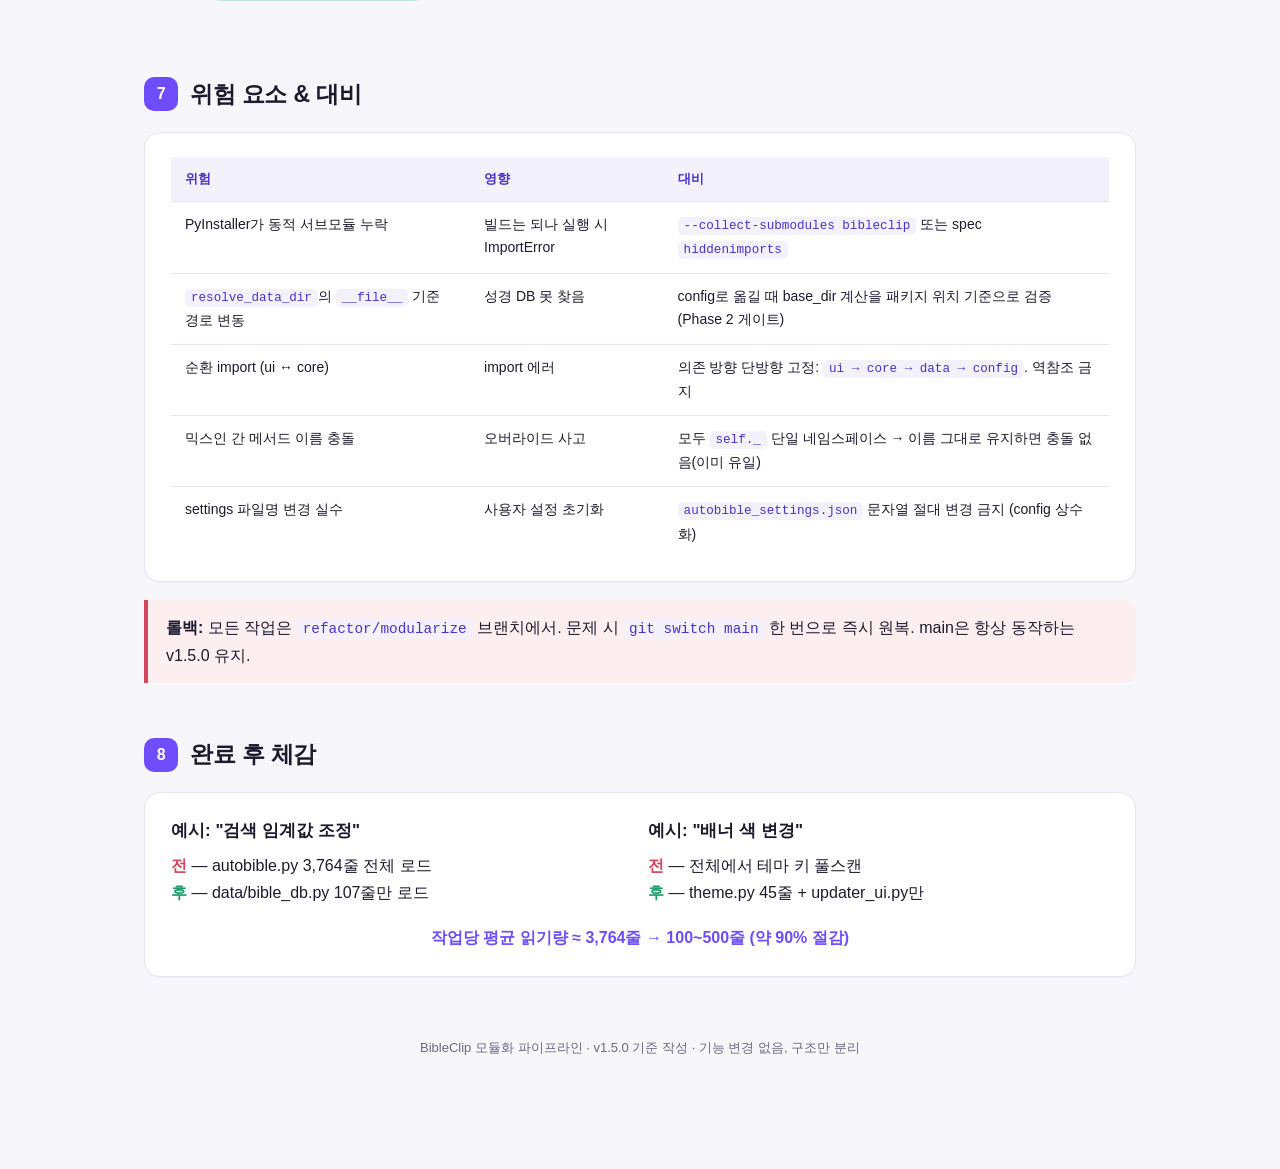
<file: docs/pipelines/모듈화_파이프라인.html>
<!DOCTYPE html>
<html lang="ko">
<head>
<meta charset="UTF-8">
<meta name="viewport" content="width=device-width, initial-scale=1.0">
<title>BibleClip 모듈화 파이프라인</title>
<style>
  :root{
    --accent:#6D4DFF; --accent2:#9A86FF; --ink:#1c1b2e; --muted:#6b6880;
    --bg:#f7f6fb; --card:#ffffff; --line:#e7e4f2; --code:#f3f1fb;
    --ok:#1f9d6b; --warn:#d98a00; --danger:#d6455d;
    --mono:'D2Coding','Consolas','SFMono-Regular',Menlo,monospace;
    --sans:'Pretendard','Malgun Gothic','Apple SD Gothic Neo',sans-serif;
  }
  *{box-sizing:border-box}
  body{margin:0;background:var(--bg);color:var(--ink);font-family:var(--sans);line-height:1.7;
       -webkit-font-smoothing:antialiased;}
  .wrap{max-width:1040px;margin:0 auto;padding:0 24px 120px;}
  header{background:linear-gradient(135deg,#6D4DFF 0%,#9A86FF 100%);color:#fff;
         padding:56px 24px 48px;margin-bottom:40px;}
  header .inner{max-width:1040px;margin:0 auto;}
  header .kicker{font-size:13px;letter-spacing:.18em;text-transform:uppercase;opacity:.85;font-weight:600;}
  header h1{margin:.3em 0 .2em;font-size:34px;font-weight:800;letter-spacing:-.02em;}
  header p{margin:0;font-size:17px;opacity:.92;max-width:680px;}
  header .meta{margin-top:22px;display:flex;gap:10px;flex-wrap:wrap;}
  header .pill{background:rgba(255,255,255,.18);border:1px solid rgba(255,255,255,.3);
        padding:6px 13px;border-radius:999px;font-size:13px;font-weight:600;}
  h2{font-size:23px;font-weight:800;margin:52px 0 8px;letter-spacing:-.01em;
     display:flex;align-items:center;gap:12px;}
  h2 .n{display:inline-flex;align-items:center;justify-content:center;width:34px;height:34px;
        background:var(--accent);color:#fff;border-radius:10px;font-size:16px;flex:0 0 auto;}
  h3{font-size:17px;font-weight:700;margin:30px 0 6px;color:var(--ink);}
  .lead{color:var(--muted);font-size:15.5px;margin:0 0 8px;}
  p{margin:10px 0;}
  .card{background:var(--card);border:1px solid var(--line);border-radius:16px;padding:24px 26px;
        margin:18px 0;box-shadow:0 1px 2px rgba(40,30,90,.04);}
  .grid2{display:grid;grid-template-columns:1fr 1fr;gap:16px;}
  @media(max-width:760px){.grid2{grid-template-columns:1fr}.wrap{padding:0 16px 80px}}
  code{font-family:var(--mono);background:var(--code);padding:2px 6px;border-radius:5px;font-size:.9em;color:#4a32c9;}
  pre{font-family:var(--mono);background:#1c1b2e;color:#e8e6f5;padding:20px 22px;border-radius:14px;
      overflow-x:auto;font-size:13.5px;line-height:1.6;}
  pre .c{color:#7d78a8;} pre .a{color:#b9a8ff;} pre .g{color:#7fe0b0;} pre .y{color:#ffd479;} pre .d{color:#ff8da0;}
  table{width:100%;border-collapse:collapse;margin:14px 0;font-size:14px;}
  th,td{text-align:left;padding:11px 14px;border-bottom:1px solid var(--line);vertical-align:top;}
  th{background:var(--code);font-weight:700;font-size:13px;color:#4a32c9;}
  tr:last-child td{border-bottom:none;}
  td.mono,th.mono{font-family:var(--mono);font-size:13px;}
  .tag{display:inline-block;padding:2px 9px;border-radius:999px;font-size:12px;font-weight:700;}
  .tag.new{background:#eafaf2;color:var(--ok);} .tag.keep{background:#eef1ff;color:var(--accent);}
  .tag.split{background:#fff4e1;color:var(--warn);} .tag.del{background:#fdeaed;color:var(--danger);}
  .bar{height:22px;border-radius:6px;background:var(--accent);display:inline-block;vertical-align:middle;}
  .barwrap{display:flex;align-items:center;gap:10px;margin:4px 0;}
  .barwrap .lbl{font-size:13px;width:200px;flex:0 0 auto;font-family:var(--mono);}
  .barwrap .num{font-size:12px;color:var(--muted);}
  .note{border-left:4px solid var(--accent);background:#f4f1ff;padding:14px 18px;border-radius:0 12px 12px 0;margin:16px 0;}
  .note.warn{border-color:var(--warn);background:#fff8ec;}
  .note.danger{border-color:var(--danger);background:#fdeef0;}
  .note.ok{border-color:var(--ok);background:#edf9f2;}
  .note b{color:var(--ink);}
  ul.steps{list-style:none;padding:0;margin:0;counter-reset:s;}
  ul.steps>li{position:relative;padding:4px 0 22px 50px;border-left:2px solid var(--line);margin-left:16px;}
  ul.steps>li:last-child{border-left:2px solid transparent;}
  ul.steps>li::before{counter-increment:s;content:counter(s);position:absolute;left:-17px;top:0;
       width:32px;height:32px;background:#fff;border:2px solid var(--accent);color:var(--accent);
       border-radius:50%;display:flex;align-items:center;justify-content:center;font-weight:800;font-size:14px;}
  ul.steps>li h4{margin:2px 0 6px;font-size:16px;}
  .gate{display:inline-block;background:#edf9f2;color:var(--ok);border:1px solid #bfe8d4;
        padding:3px 11px;border-radius:8px;font-size:12.5px;font-weight:700;margin-top:6px;}
  .phase{font-size:12px;font-weight:700;letter-spacing:.1em;text-transform:uppercase;color:var(--accent);}
  .legend{display:flex;gap:14px;flex-wrap:wrap;font-size:13px;color:var(--muted);margin:10px 0 0;}
  .legend span{display:inline-flex;align-items:center;gap:6px;}
  .dot{width:11px;height:11px;border-radius:3px;display:inline-block;}
  footer{color:var(--muted);font-size:13px;text-align:center;margin-top:60px;}
</style>
</head>
<body>
<header>
  <div class="inner">
    <div class="kicker">BibleClip · Refactoring Plan</div>
    <h1>코드 모듈화 파이프라인</h1>
    <p>3,764줄 단일 파일 <code style="background:rgba(255,255,255,.2);color:#fff">autobible.py</code> 를
       기능별 패키지로 분할합니다. 동작·기능은 100% 동일, 위험은 단계별 검증으로 0에 수렴.</p>
    <div class="meta">
      <span class="pill">현재 1개 파일 · 3,764줄</span>
      <span class="pill">목표 18개 모듈 · 평균 ~210줄</span>
      <span class="pill">v1.5.0 → v1.6.0</span>
    </div>
  </div>
</header>
<div class="wrap">

<!-- ============ WHY ============ -->
<h2><span class="n">1</span>왜 나누는가</h2>
<p class="lead">한 파일이 너무 커서, 작은 수정에도 파일 전체가 컨텍스트에 올라가 토큰이 과소비됩니다.</p>
<div class="card">
  <div class="grid2">
    <div>
      <h3 style="margin-top:0">지금의 문제</h3>
      <ul>
        <li><b>편집 비용</b> — 버튼 색 하나 바꿔도 16만 자(≈3,764줄) 전체를 읽어야 함</li>
        <li><b>탐색 비용</b> — 검색 로직 위치 찾기, 테마 키 확인 등 매번 풀스캔</li>
        <li><b>충돌 위험</b> — 한 파일에 모든 게 있어 작은 실수가 전체에 영향</li>
        <li><b>거대 클래스</b> — <code>BibleClipApp</code> 한 클래스가 <b>2,600줄(70%)</b></li>
      </ul>
    </div>
    <div>
      <h3 style="margin-top:0">나눈 뒤</h3>
      <ul>
        <li><b>국소 편집</b> — 검색 고치려면 <code>search.py</code>(~90줄)만 열면 됨</li>
        <li><b>토큰 ↓</b> — 작업당 읽는 양이 평균 <b>5~15%</b>로 감소</li>
        <li><b>명확한 경계</b> — 데이터/UI/업데이트/테마가 물리적으로 분리</li>
        <li><b>안전</b> — 모듈 단위 테스트·롤백 가능</li>
      </ul>
    </div>
  </div>
</div>

<!-- ============ CURRENT MAP ============ -->
<h2><span class="n">2</span>현재 파일 해부</h2>
<p class="lead">관심사별 줄 수 분포 — 거대한 App 클래스가 한눈에 보입니다.</p>
<div class="card">
  <div class="barwrap"><span class="lbl">BibleClipApp 클래스</span><span class="bar" style="width:70%"></span><span class="num">~2,600줄 (70%)</span></div>
  <div class="barwrap"><span class="lbl">상수(자모·책이름 맵)</span><span class="bar" style="width:6.4%"></span><span class="num">~236줄</span></div>
  <div class="barwrap"><span class="lbl">원어 데이터·사전</span><span class="bar" style="width:5.6%"></span><span class="num">~206줄</span></div>
  <div class="barwrap"><span class="lbl">Formatter</span><span class="bar" style="width:4%"></span><span class="num">~146줄</span></div>
  <div class="barwrap"><span class="lbl">업데이트 체커</span><span class="bar" style="width:3.6%"></span><span class="num">~134줄</span></div>
  <div class="barwrap"><span class="lbl">Engine(구절 파서)</span><span class="bar" style="width:3.2%"></span><span class="num">~120줄</span></div>
  <div class="barwrap"><span class="lbl">BibleDB</span><span class="bar" style="width:2.9%"></span><span class="num">~107줄</span></div>
  <div class="barwrap"><span class="lbl">경로·환경 헬퍼</span><span class="bar" style="width:2%"></span><span class="num">~74줄</span></div>
  <div class="barwrap"><span class="lbl">Hangul 조립기</span><span class="bar" style="width:1.5%"></span><span class="num">~55줄</span></div>
  <div class="barwrap"><span class="lbl">Theme(팔레트)</span><span class="bar" style="width:1.2%"></span><span class="num">~45줄</span></div>
  <div class="barwrap"><span class="lbl">텍스트 정제</span><span class="bar" style="width:0.8%"></span><span class="num">~31줄</span></div>
  <div class="note" style="margin-bottom:0"><b>핵심:</b> 비-UI 로직(데이터·파서·업데이트·테마)은 이미 함수/클래스로 깔끔히 분리돼 있어
    <b>그대로 잘라 옮기면</b> 됩니다. 진짜 작업은 2,600줄짜리 <code>BibleClipApp</code>를
    <b>믹스인(mixin)</b>으로 쪼개는 것뿐입니다.</div>
</div>

<!-- ============ TARGET TREE ============ -->
<h2><span class="n">3</span>목표 패키지 구조</h2>
<p class="lead">엔트리포인트 <code>autobible.py</code>는 얇은 실행 슈팅으로 남기고, 실제 코드는 <code>bibleclip/</code> 패키지로.</p>
<pre><span class="c"># 프로젝트 루트</span>
autobible.py            <span class="c"># (유지) 3줄짜리 실행 슈팅 → from bibleclip.app import main</span>
bibleclip/
├─ __init__.py          <span class="c"># 패키지 + __version__ 노출</span>
├─ __main__.py          <span class="c"># python -m bibleclip 진입점</span>
├─ <span class="a">config.py</span>           <span class="c"># 플랫폼 플래그·폰트·GitHub 상수·경로 헬퍼      (~130줄)</span>
├─ <span class="a">constants.py</span>        <span class="c"># 자모 매핑·한국어/영어 책 이름 맵              (~236줄)</span>
├─ <span class="a">theme.py</span>            <span class="c"># LIGHT_THEME / DARK_THEME 팔레트              (~45줄)</span>
├─ <span class="a">text_utils.py</span>       <span class="c"># clean_text·despace·trigrams·한글 조립기      (~90줄)</span>
├─ <span class="a">update.py</span>           <span class="c"># 릴리스 체크·SSL·플랫폼 자산 선택             (~134줄)</span>
│
├─ data/
│  ├─ __init__.py
│  ├─ <span class="a">bible_db.py</span>       <span class="c"># BibleDB(+검색 인덱스)                        (~107줄)</span>
│  └─ <span class="a">original_lang.py</span>  <span class="c"># BethlehemDB·Lexicon·파서·render_dict_html    (~206줄)</span>
│
├─ core/
│  ├─ __init__.py
│  ├─ <span class="a">engine.py</span>        <span class="c"># Engine 구절 참조 파서                        (~120줄)</span>
│  └─ <span class="a">formatter.py</span>     <span class="c"># Formatter 출력 생성                          (~146줄)</span>
│
└─ ui/
   ├─ __init__.py
   ├─ <span class="a">app.py</span>           <span class="c"># BibleClipApp 본체 + 믹스인 조립 + main()     (~260줄)</span>
   ├─ <span class="a">viewer.py</span>        <span class="c"># ViewerMixin — 본문/칩/드래그/스크롤/폰트/복사 (~520줄)</span>
   ├─ <span class="a">settings.py</span>      <span class="c"># SettingsMixin — 설정 탭·출력순서·미리보기     (~200줄)</span>
   ├─ <span class="a">lexicon.py</span>       <span class="c"># LexiconMixin — 원어 패널·호버·형태소·팝업     (~300줄)</span>
   ├─ <span class="a">search.py</span>        <span class="c"># SearchMixin — #키워드 검색 UI                 (~90줄)</span>
   ├─ <span class="a">monitor.py</span>       <span class="c"># MonitorMixin — 클립보드·로그·상태             (~150줄)</span>
   ├─ <span class="a">theming.py</span>       <span class="c"># ThemeMixin — _apply_theme·스타일 적용         (~210줄)</span>
   └─ <span class="a">updater_ui.py</span>    <span class="c"># UpdateMixin — 배너·다운로드·업데이터 스크립트 (~340줄)</span></pre>
<div class="note ok" style="margin-bottom:0"><b>변하지 않는 것 (의도적):</b>
  설정 파일명 <code>autobible_settings.json</code>, 데이터 폴더명 <code>bible_versions/</code>·<code>original_lang/</code>,
  GitHub 저장소 <code>AutoBible</code>. 사용자 데이터·릴리스 호환을 위해 <b>그대로 둡니다.</b></div>

<!-- ============ MIXIN STRATEGY ============ -->
<h2><span class="n">4</span>거대 클래스 → 믹스인 분할</h2>
<p class="lead">2,600줄 <code>BibleClipApp</code>를 관심사별 믹스인 7개로. <code>self.</code> 공유 상태는 그대로, 메서드만 파일 이동.</p>
<div class="card">
<pre><span class="c"># ui/app.py — 조립만 담당</span>
<span class="d">from</span> bibleclip.ui.viewer    <span class="d">import</span> ViewerMixin
<span class="d">from</span> bibleclip.ui.settings  <span class="d">import</span> SettingsMixin
<span class="d">from</span> bibleclip.ui.lexicon   <span class="d">import</span> LexiconMixin
<span class="d">from</span> bibleclip.ui.search    <span class="d">import</span> SearchMixin
<span class="d">from</span> bibleclip.ui.monitor   <span class="d">import</span> MonitorMixin
<span class="d">from</span> bibleclip.ui.theming   <span class="d">import</span> ThemeMixin
<span class="d">from</span> bibleclip.ui.updater_ui <span class="d">import</span> UpdateMixin

<span class="d">class</span> <span class="a">BibleClipApp</span>(ViewerMixin, SettingsMixin, LexiconMixin,
                   SearchMixin, MonitorMixin, ThemeMixin, UpdateMixin):
    <span class="d">def</span> <span class="g">__init__</span>(self, root):
        ...  <span class="c"># 상태 초기화 + _build_ui() 호출 (믹스인 메서드들이 채워줌)</span></pre>
  <p style="margin-bottom:0;color:var(--muted);font-size:14px">믹스인은 다중상속으로 한 클래스에 합쳐지므로 <code>self.viewer_text</code>,
    <code>self.settings</code> 등 공유 상태 접근 방식이 <b>전혀 바뀌지 않습니다.</b> 순수한 "메서드 이사"입니다.</p>
</div>

<table>
  <thead><tr><th>믹스인</th><th>책임</th><th class="mono">대표 메서드 (현재 줄)</th></tr></thead>
  <tbody>
    <tr><td class="mono">ViewerMixin</td><td>본문 탭·버전 칩·드래그&amp;드롭·장 이동·스크롤 동기·폰트·절 복사</td>
        <td class="mono">_build_viewer_tab(1434)·_load_chapter(2563)·_copy_verses_formatted(2821)·_on_viewer_yscroll(2719)</td></tr>
    <tr><td class="mono">SettingsMixin</td><td>설정 탭·출력 버전 순서·미리보기</td>
        <td class="mono">_build_settings_tab(1666)·_add_to_order(2183)·_update_preview(2261)</td></tr>
    <tr><td class="mono">LexiconMixin</td><td>원어 패널·단어 클릭/호버·형태소·독립 사전 팝업</td>
        <td class="mono">_render_lex_middle(1876)·_on_lex_hover(1957)·_open_lex_popup(2102)</td></tr>
    <tr><td class="mono">SearchMixin</td><td><code>#키워드</code> 검색 입력·결과 렌더·클릭 복사</td>
        <td class="mono">_run_search(2874)·_render_search_results(2889)·_copy_single_ref(2934)</td></tr>
    <tr><td class="mono">MonitorMixin</td><td>클립보드 읽기/쓰기·모니터 루프·구절 처리·로그·상태</td>
        <td class="mono">_monitor_loop(3033)·_process_clipboard(3044)·_append_log(3113)</td></tr>
    <tr><td class="mono">ThemeMixin</td><td>다크모드 토글·테마 적용·위젯 스타일</td>
        <td class="mono">_apply_theme(3158)·_style_button(3369)·_style_scrollbar(3375)</td></tr>
    <tr><td class="mono">UpdateMixin</td><td>업데이트 배너·다운로드·.bat/.sh 업데이터 작성</td>
        <td class="mono">_start_update(3481)·_write_updater_bat(3662)·_write_mac_updater_sh(3592)</td></tr>
  </tbody>
</table>

<!-- ============ MAPPING ============ -->
<h2><span class="n">5</span>이동 매핑 (현재 → 신규)</h2>
<table>
  <thead><tr><th>현재 줄 범위</th><th>내용</th><th>새 위치</th><th>분류</th></tr></thead>
  <tbody>
    <tr><td class="mono">28–53</td><td>버전·플랫폼·폰트·GitHub 상수</td><td class="mono">config.py</td><td><span class="tag keep">이동</span></td></tr>
    <tr><td class="mono">59–133</td><td>경로·환경 헬퍼 (get_base_dir 등)</td><td class="mono">config.py</td><td><span class="tag keep">이동</span></td></tr>
    <tr><td class="mono">136–291</td><td>자모 매핑·책 이름 맵</td><td class="mono">constants.py</td><td><span class="tag keep">이동</span></td></tr>
    <tr><td class="mono">293–381</td><td>한글 조립기·텍스트 정제</td><td class="mono">text_utils.py</td><td><span class="tag keep">이동</span></td></tr>
    <tr><td class="mono">383–517</td><td>업데이트 체커 함수들</td><td class="mono">update.py</td><td><span class="tag keep">이동</span></td></tr>
    <tr><td class="mono">519–725</td><td>원어 DB·사전·파서·render_dict_html</td><td class="mono">data/original_lang.py</td><td><span class="tag keep">이동</span></td></tr>
    <tr><td class="mono">726–846</td><td>Engine 참조 파서</td><td class="mono">core/engine.py</td><td><span class="tag keep">이동</span></td></tr>
    <tr><td class="mono">848–955</td><td>BibleDB + 검색 인덱스</td><td class="mono">data/bible_db.py</td><td><span class="tag keep">이동</span></td></tr>
    <tr><td class="mono">956–1001</td><td>LIGHT/DARK_THEME</td><td class="mono">theme.py</td><td><span class="tag keep">이동</span></td></tr>
    <tr><td class="mono">1003–1149</td><td>Formatter</td><td class="mono">core/formatter.py</td><td><span class="tag keep">이동</span></td></tr>
    <tr><td class="mono">1151–3751</td><td>BibleClipApp (거대 클래스)</td><td class="mono">ui/*.py (7 믹스인)</td><td><span class="tag split">분할</span></td></tr>
    <tr><td class="mono">3757–끝</td><td>main()</td><td class="mono">ui/app.py</td><td><span class="tag keep">이동</span></td></tr>
  </tbody>
</table>

<!-- ============ STEPS ============ -->
<h2><span class="n">6</span>실행 단계 (검증 게이트 포함)</h2>
<p class="lead">각 단계 끝에 <span class="gate">✓ 실행 확인</span> 게이트. 통과 못 하면 다음으로 넘어가지 않습니다.</p>
<ul class="steps">
  <li>
    <span class="phase">Phase 0 · 안전망</span>
    <h4>브랜치 + 베이스라인 확보</h4>
    <p><code>git switch -c refactor/modularize</code> 로 작업 브랜치 생성. 현재 v1.5.0이 정상 실행되는지 한 번 띄워
       기준점으로 삼습니다. (릴리스 태그는 건드리지 않음 → CI 자동 빌드 트리거 안 됨)</p>
    <span class="gate">✓ v1.5.0 정상 실행 확인</span>
  </li>
  <li>
    <span class="phase">Phase 1 · 잎부터 (의존성 없는 순수 모듈)</span>
    <h4>config · constants · theme · text_utils 분리</h4>
    <p>다른 코드에 의존하지 않는 "잎(leaf)" 모듈을 먼저 잘라냄. 원본 <code>autobible.py</code> 상단을
       <code>from bibleclip.config import *</code> 등으로 교체하고 나머지는 그대로 둠.</p>
    <span class="gate">✓ 실행 + 본문 표시 + 다크모드 토글 정상</span>
  </li>
  <li>
    <span class="phase">Phase 2 · 데이터·코어 계층</span>
    <h4>data/ · core/ (BibleDB·원어·Engine·Formatter)</h4>
    <p>UI가 의존하는 백엔드 클래스 이동. import 한 줄만 바뀌고 호출부는 동일.
       <code>resolve_data_dir</code> 경로 로직이 <code>config.py</code>로 옮겨졌으니 데이터 로딩을 반드시 재확인.</p>
    <span class="gate">✓ 성경 로드 + 원어 패널 + #검색 정상</span>
  </li>
  <li>
    <span class="phase">Phase 3 · UI 믹스인 분할 (핵심)</span>
    <h4>ui/ 7개 믹스인 + app.py 조립</h4>
    <p>한 번에 하나씩 — Theme → Monitor → Search → Settings → Lexicon → Viewer → Update 순(작은 것부터).
       각 믹스인 추출 직후 실행해 해당 기능을 직접 눌러봄.</p>
    <span class="gate">✓ 믹스인 1개 추출 = 실행 1회 (총 7회 검증)</span>
  </li>
  <li>
    <span class="phase">Phase 4 · 엔트리포인트 정리</span>
    <h4>autobible.py를 슈팅으로, __main__.py 추가</h4>
    <p><code>autobible.py</code> 내용을 <code>from bibleclip.ui.app import main; main()</code> 3줄로 축소.
       <b>PyInstaller spec / CI / build_mac.sh는 여전히 <code>autobible.py</code>를 가리키므로 그대로 동작</b> (엔트리 이름 불변).</p>
    <span class="gate">✓ python autobible.py + python -m bibleclip 둘 다 실행</span>
  </li>
  <li>
    <span class="phase">Phase 5 · 빌드 검증</span>
    <h4>로컬 PyInstaller 빌드 + 데이터 동봉 확인</h4>
    <p>패키지 분할로 PyInstaller가 서브모듈을 놓치지 않는지 확인. 필요 시 spec에
       <code>hiddenimports=['bibleclip.ui.viewer', ...]</code> 추가 또는 <code>--collect-submodules bibleclip</code>.</p>
    <span class="gate">✓ dist 빌드 실행 + 자동 업데이트 흐름 점검</span>
  </li>
  <li>
    <span class="phase">Phase 6 · 릴리스</span>
    <h4>v1.6.0 태그 → CI 자동 빌드</h4>
    <p>CHANGELOG에 "내부 구조 모듈화(기능 동일)" 기록 후 <code>__version__=1.6.0</code> 범프, 태그 푸시.
       Windows/macOS zip·dmg 생성 확인. 기존 사용자는 인앱 업데이트로 그대로 받음.</p>
    <span class="gate">✓ CI 3 잡 green + 자산 3개 확인</span>
  </li>
</ul>

<!-- ============ RISKS ============ -->
<h2><span class="n">7</span>위험 요소 &amp; 대비</h2>
<div class="card">
  <table style="margin:0">
    <thead><tr><th>위험</th><th>영향</th><th>대비</th></tr></thead>
    <tbody>
      <tr><td>PyInstaller가 동적 서브모듈 누락</td><td>빌드는 되나 실행 시 ImportError</td>
          <td><code>--collect-submodules bibleclip</code> 또는 spec <code>hiddenimports</code></td></tr>
      <tr><td><code>resolve_data_dir</code>의 <code>__file__</code> 기준 경로 변동</td><td>성경 DB 못 찾음</td>
          <td>config로 옮길 때 base_dir 계산을 패키지 위치 기준으로 검증 (Phase 2 게이트)</td></tr>
      <tr><td>순환 import (ui ↔ core)</td><td>import 에러</td>
          <td>의존 방향 단방향 고정: <code>ui → core → data → config</code>. 역참조 금지</td></tr>
      <tr><td>믹스인 간 메서드 이름 충돌</td><td>오버라이드 사고</td>
          <td>모두 <code>self._</code> 단일 네임스페이스 → 이름 그대로 유지하면 충돌 없음(이미 유일)</td></tr>
      <tr><td>settings 파일명 변경 실수</td><td>사용자 설정 초기화</td>
          <td><code>autobible_settings.json</code> 문자열 절대 변경 금지 (config 상수화)</td></tr>
    </tbody>
  </table>
</div>
<div class="note danger" style="margin-bottom:0"><b>롤백:</b> 모든 작업은 <code>refactor/modularize</code> 브랜치에서.
  문제 시 <code>git switch main</code> 한 번으로 즉시 원복. main은 항상 동작하는 v1.5.0 유지.</div>

<!-- ============ AFTER ============ -->
<h2><span class="n">8</span>완료 후 체감</h2>
<div class="card">
  <div class="grid2">
    <div>
      <h3 style="margin-top:0">예시: "검색 임계값 조정"</h3>
      <p style="margin:0"><span style="color:var(--danger);font-weight:700">전</span> — autobible.py 3,764줄 전체 로드<br>
         <span style="color:var(--ok);font-weight:700">후</span> — data/bible_db.py 107줄만 로드</p>
    </div>
    <div>
      <h3 style="margin-top:0">예시: "배너 색 변경"</h3>
      <p style="margin:0"><span style="color:var(--danger);font-weight:700">전</span> — 전체에서 테마 키 풀스캔<br>
         <span style="color:var(--ok);font-weight:700">후</span> — theme.py 45줄 + updater_ui.py만</p>
    </div>
  </div>
  <p style="margin-bottom:0;text-align:center;color:var(--accent);font-weight:700;font-size:16px;margin-top:18px">
    작업당 평균 읽기량 ≈ 3,764줄 → 100~500줄 (약 90% 절감)</p>
</div>

<footer>BibleClip 모듈화 파이프라인 · v1.5.0 기준 작성 · 기능 변경 없음, 구조만 분리</footer>
</div>
</body>
</html>
</file>
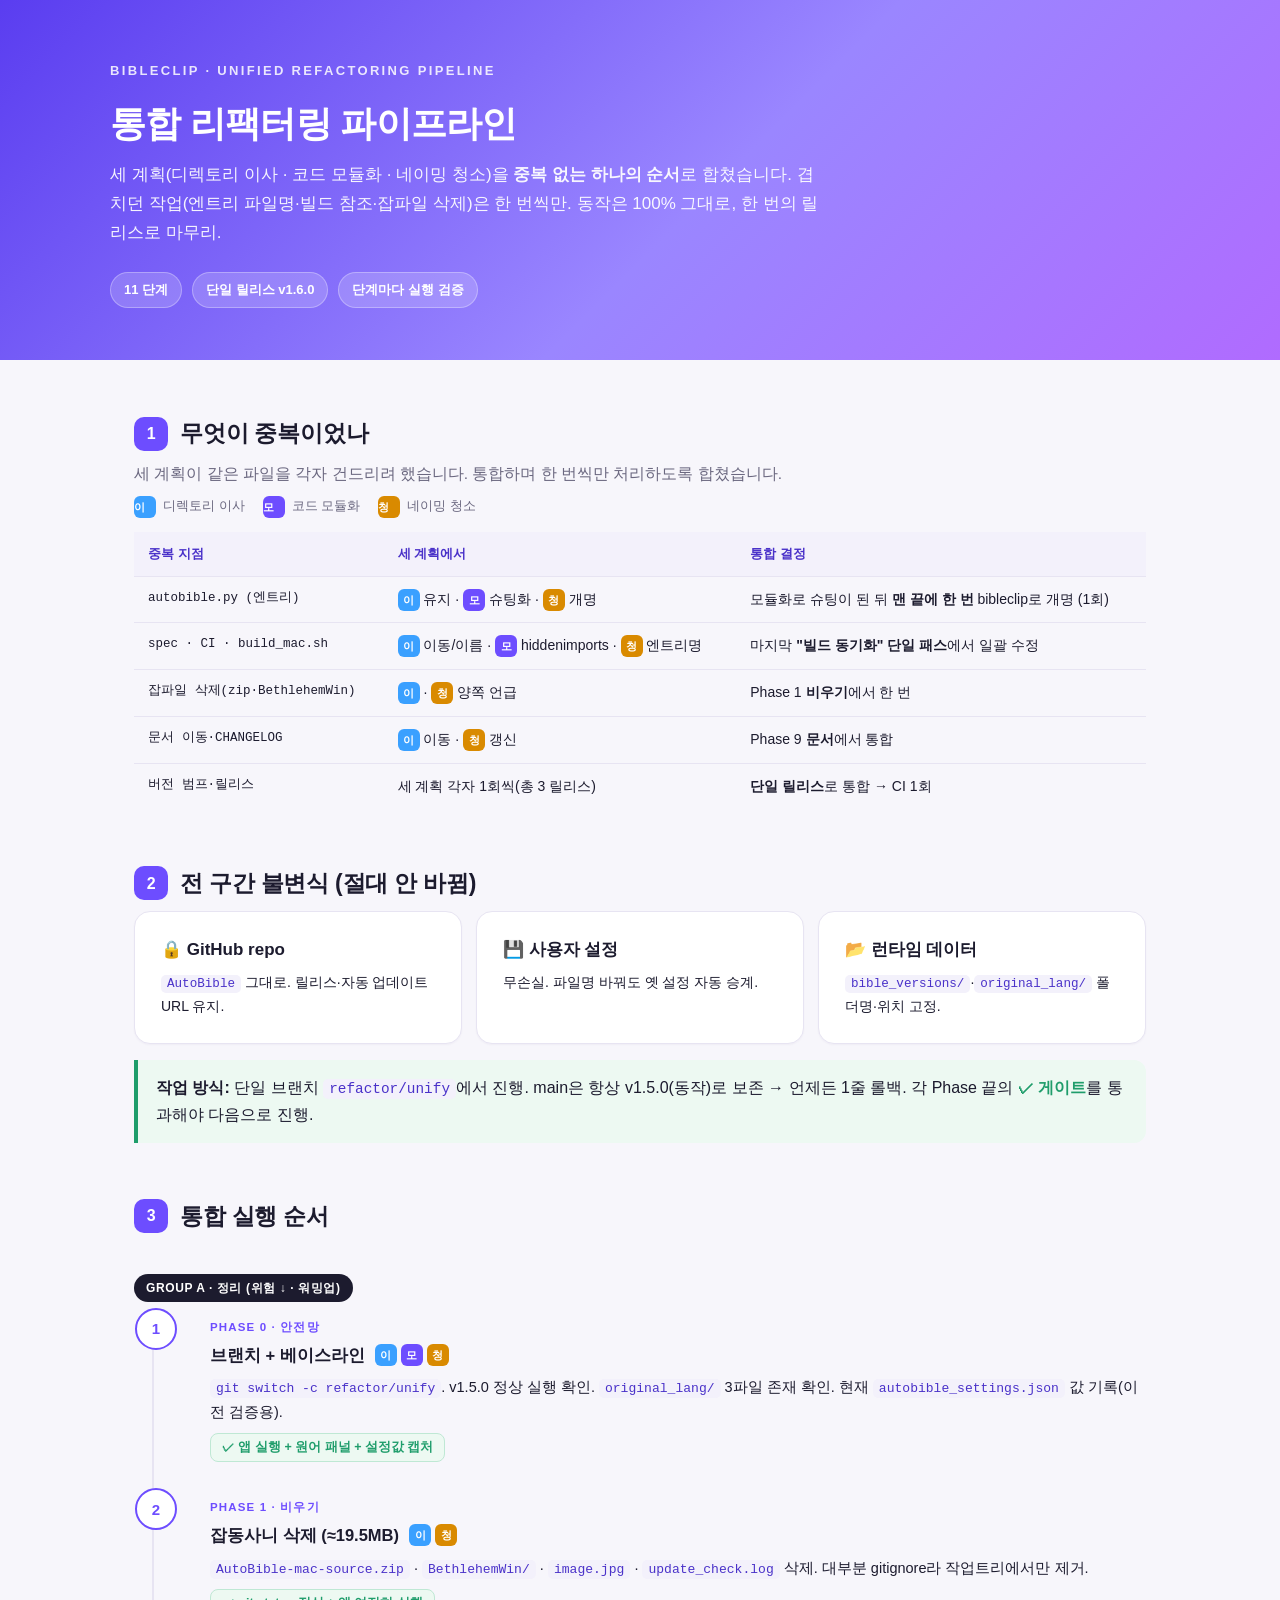
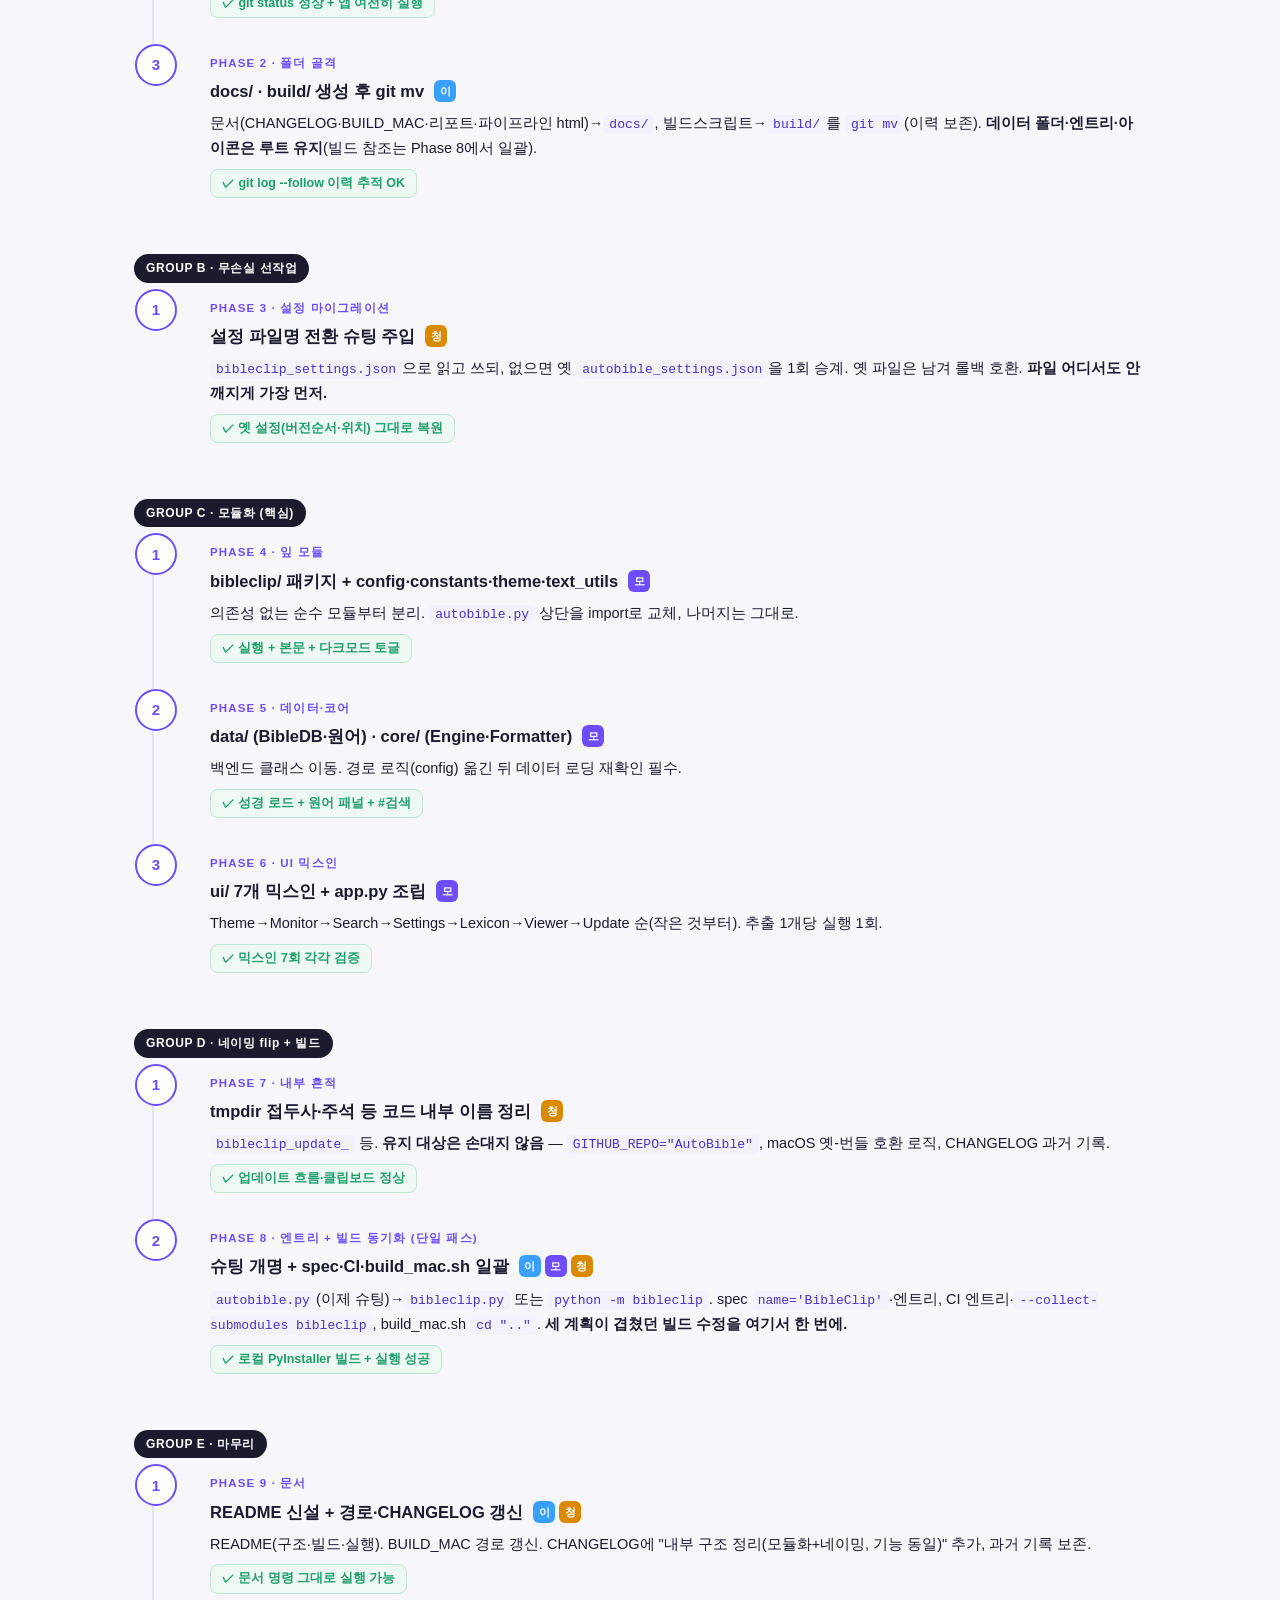
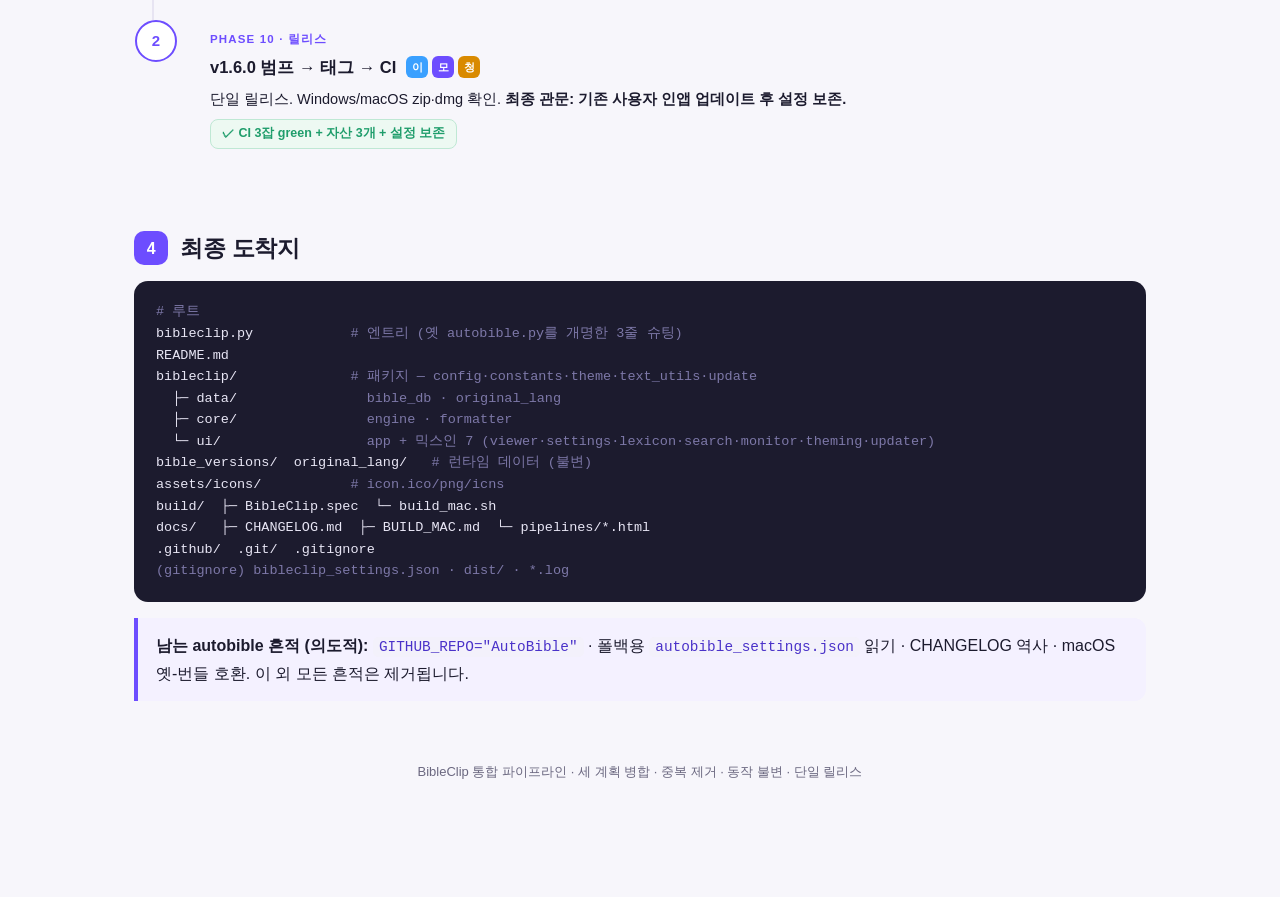
<file: docs/pipelines/통합_파이프라인.html>
<!DOCTYPE html>
<html lang="ko">
<head>
<meta charset="UTF-8">
<meta name="viewport" content="width=device-width, initial-scale=1.0">
<title>BibleClip 통합 리팩터링 파이프라인</title>
<style>
  :root{
    --accent:#6D4DFF; --accent2:#9A86FF; --ink:#1c1b2e; --muted:#6b6880;
    --bg:#f7f6fb; --card:#ffffff; --line:#e7e4f2; --code:#f3f1fb;
    --ok:#1f9d6b; --warn:#d98a00; --danger:#d6455d;
    --mono:'D2Coding','Consolas','SFMono-Regular',Menlo,monospace;
    --sans:'Pretendard','Malgun Gothic','Apple SD Gothic Neo',sans-serif;
  }
  *{box-sizing:border-box}
  body{margin:0;background:var(--bg);color:var(--ink);font-family:var(--sans);line-height:1.7;-webkit-font-smoothing:antialiased;}
  .wrap{max-width:1060px;margin:0 auto;padding:0 24px 120px;}
  header{background:linear-gradient(135deg,#5a3df0 0%,#9A86FF 55%,#b06bff 100%);color:#fff;padding:60px 24px 52px;margin-bottom:40px;}
  header .inner{max-width:1060px;margin:0 auto;}
  header .kicker{font-size:13px;letter-spacing:.18em;text-transform:uppercase;opacity:.85;font-weight:600;}
  header h1{margin:.3em 0 .2em;font-size:36px;font-weight:800;letter-spacing:-.02em;}
  header p{margin:0;font-size:17px;opacity:.93;max-width:720px;}
  header .meta{margin-top:24px;display:flex;gap:10px;flex-wrap:wrap;}
  header .pill{background:rgba(255,255,255,.18);border:1px solid rgba(255,255,255,.3);padding:6px 13px;border-radius:999px;font-size:13px;font-weight:600;}
  h2{font-size:23px;font-weight:800;margin:54px 0 8px;letter-spacing:-.01em;display:flex;align-items:center;gap:12px;}
  h2 .n{display:inline-flex;align-items:center;justify-content:center;width:34px;height:34px;background:var(--accent);color:#fff;border-radius:10px;font-size:16px;flex:0 0 auto;}
  h3{font-size:17px;font-weight:700;margin:28px 0 6px;}
  .lead{color:var(--muted);font-size:15.5px;margin:0 0 8px;}
  p{margin:10px 0;}
  .card{background:var(--card);border:1px solid var(--line);border-radius:16px;padding:24px 26px;margin:18px 0;box-shadow:0 1px 2px rgba(40,30,90,.04);}
  .grid2{display:grid;grid-template-columns:1fr 1fr;gap:18px;}
  .grid3{display:grid;grid-template-columns:repeat(3,1fr);gap:14px;}
  @media(max-width:820px){.grid3{grid-template-columns:1fr}}
  @media(max-width:760px){.grid2{grid-template-columns:1fr}.wrap{padding:0 16px 80px}}
  code{font-family:var(--mono);background:var(--code);padding:2px 6px;border-radius:5px;font-size:.9em;color:#4a32c9;}
  pre{font-family:var(--mono);background:#1c1b2e;color:#e8e6f5;padding:20px 22px;border-radius:14px;overflow-x:auto;font-size:13.5px;line-height:1.6;}
  pre .c{color:#7d78a8;} pre .a{color:#b9a8ff;} pre .g{color:#7fe0b0;} pre .d{color:#ff8da0;}
  table{width:100%;border-collapse:collapse;margin:14px 0;font-size:14px;}
  th,td{text-align:left;padding:11px 14px;border-bottom:1px solid var(--line);vertical-align:top;}
  th{background:var(--code);font-weight:700;font-size:13px;color:#4a32c9;}
  tr:last-child td{border-bottom:none;}
  td.mono,th.mono{font-family:var(--mono);font-size:12.5px;}
  .src{display:inline-block;width:22px;height:22px;border-radius:6px;font-size:11px;font-weight:800;color:#fff;text-align:center;line-height:22px;}
  .s1{background:#3aa0ff;} .s2{background:#6D4DFF;} .s3{background:#d98a00;}
  .note{border-left:4px solid var(--accent);background:#f4f1ff;padding:14px 18px;border-radius:0 12px 12px 0;margin:16px 0;}
  .note.warn{border-color:var(--warn);background:#fff8ec;}
  .note.danger{border-color:var(--danger);background:#fdeef0;}
  .note.ok{border-color:var(--ok);background:#edf9f2;}
  .note b{color:var(--ink);}
  ul.steps{list-style:none;padding:0;margin:0;counter-reset:s;}
  ul.steps>li{position:relative;padding:4px 0 26px 56px;border-left:2px solid var(--line);margin-left:18px;}
  ul.steps>li:last-child{border-left:2px solid transparent;}
  ul.steps>li::before{counter-increment:s;content:counter(s);position:absolute;left:-19px;top:0;width:38px;height:38px;background:#fff;border:2px solid var(--accent);color:var(--accent);border-radius:50%;display:flex;align-items:center;justify-content:center;font-weight:800;font-size:15px;}
  ul.steps>li.done::before{background:var(--ok);border-color:var(--ok);color:#fff;content:"✓";}
  ul.steps>li h4{margin:2px 0 6px;font-size:16.5px;display:flex;align-items:center;gap:10px;flex-wrap:wrap;}
  ul.steps>li .body{font-size:14.5px;}
  .from{display:inline-flex;gap:4px;}
  .gate{display:inline-block;background:#edf9f2;color:var(--ok);border:1px solid #bfe8d4;padding:3px 11px;border-radius:8px;font-size:12.5px;font-weight:700;margin-top:8px;}
  .phase{font-size:11.5px;font-weight:700;letter-spacing:.1em;text-transform:uppercase;color:var(--accent);}
  .group{font-size:12px;font-weight:800;letter-spacing:.05em;color:#fff;background:var(--ink);display:inline-block;padding:4px 12px;border-radius:999px;margin:30px 0 6px;}
  footer{color:var(--muted);font-size:13px;text-align:center;margin-top:60px;}
  .legend{display:flex;gap:18px;flex-wrap:wrap;font-size:13px;color:var(--muted);margin:6px 0 0;align-items:center;}
  .legend span{display:inline-flex;align-items:center;gap:7px;}
</style>
</head>
<body>
<header>
  <div class="inner">
    <div class="kicker">BibleClip · Unified Refactoring Pipeline</div>
    <h1>통합 리팩터링 파이프라인</h1>
    <p>세 계획(디렉토리 이사 · 코드 모듈화 · 네이밍 청소)을 <b>중복 없는 하나의 순서</b>로 합쳤습니다.
       겹치던 작업(엔트리 파일명·빌드 참조·잡파일 삭제)은 한 번씩만. 동작은 100% 그대로, 한 번의 릴리스로 마무리.</p>
    <div class="meta">
      <span class="pill">11 단계</span>
      <span class="pill">단일 릴리스 v1.6.0</span>
      <span class="pill">단계마다 실행 검증</span>
    </div>
  </div>
</header>
<div class="wrap">

<!-- ===== DEDUP ===== -->
<h2><span class="n">1</span>무엇이 중복이었나</h2>
<p class="lead">세 계획이 같은 파일을 각자 건드리려 했습니다. 통합하며 한 번씩만 처리하도록 합쳤습니다.</p>
<div class="legend" style="margin-bottom:8px">
  <span><span class="src s1">이</span> 디렉토리 이사</span>
  <span><span class="src s2">모</span> 코드 모듈화</span>
  <span><span class="src s3">청</span> 네이밍 청소</span>
</div>
<table>
  <thead><tr><th>중복 지점</th><th>세 계획에서</th><th>통합 결정</th></tr></thead>
  <tbody>
    <tr><td class="mono">autobible.py (엔트리)</td>
        <td><span class="src s1">이</span> 유지 · <span class="src s2">모</span> 슈팅화 · <span class="src s3">청</span> 개명</td>
        <td>모듈화로 슈팅이 된 뒤 <b>맨 끝에 한 번</b> bibleclip로 개명 (1회)</td></tr>
    <tr><td class="mono">spec · CI · build_mac.sh</td>
        <td><span class="src s1">이</span> 이동/이름 · <span class="src s2">모</span> hiddenimports · <span class="src s3">청</span> 엔트리명</td>
        <td>마지막 <b>"빌드 동기화" 단일 패스</b>에서 일괄 수정</td></tr>
    <tr><td class="mono">잡파일 삭제(zip·BethlehemWin)</td>
        <td><span class="src s1">이</span> · <span class="src s3">청</span> 양쪽 언급</td>
        <td>Phase 1 <b>비우기</b>에서 한 번</td></tr>
    <tr><td class="mono">문서 이동·CHANGELOG</td>
        <td><span class="src s1">이</span> 이동 · <span class="src s3">청</span> 갱신</td>
        <td>Phase 9 <b>문서</b>에서 통합</td></tr>
    <tr><td class="mono">버전 범프·릴리스</td>
        <td>세 계획 각자 1회씩(총 3 릴리스)</td>
        <td><b>단일 릴리스</b>로 통합 → CI 1회</td></tr>
  </tbody>
</table>

<!-- ===== INVARIANTS ===== -->
<h2><span class="n">2</span>전 구간 불변식 (절대 안 바뀜)</h2>
<div class="grid3">
  <div class="card" style="margin:0"><h3 style="margin-top:0">🔒 GitHub repo</h3><p style="margin:0;font-size:14px"><code>AutoBible</code> 그대로. 릴리스·자동 업데이트 URL 유지.</p></div>
  <div class="card" style="margin:0"><h3 style="margin-top:0">💾 사용자 설정</h3><p style="margin:0;font-size:14px">무손실. 파일명 바꿔도 옛 설정 자동 승계.</p></div>
  <div class="card" style="margin:0"><h3 style="margin-top:0">📂 런타임 데이터</h3><p style="margin:0;font-size:14px"><code>bible_versions/</code>·<code>original_lang/</code> 폴더명·위치 고정.</p></div>
</div>
<div class="note ok" style="margin-bottom:0"><b>작업 방식:</b> 단일 브랜치 <code>refactor/unify</code>에서 진행. main은 항상 v1.5.0(동작)로 보존 → 언제든 1줄 롤백.
  각 Phase 끝의 <span style="color:var(--ok);font-weight:700">✓ 게이트</span>를 통과해야 다음으로 진행.</div>

<!-- ===== PHASES ===== -->
<h2><span class="n">3</span>통합 실행 순서</h2>

<div class="group">GROUP A · 정리 (위험 ↓ · 워밍업)</div>
<ul class="steps">
  <li>
    <span class="phase">Phase 0 · 안전망</span>
    <h4>브랜치 + 베이스라인 <span class="from"><span class="src s1">이</span><span class="src s2">모</span><span class="src s3">청</span></span></h4>
    <div class="body">
      <code>git switch -c refactor/unify</code>. v1.5.0 정상 실행 확인. <code>original_lang/</code> 3파일 존재 확인.
      현재 <code>autobible_settings.json</code> 값 기록(이전 검증용).
    </div>
    <div><span class="gate">✓ 앱 실행 + 원어 패널 + 설정값 캡처</span></div>
  </li>
  <li>
    <span class="phase">Phase 1 · 비우기</span>
    <h4>잡동사니 삭제 (≈19.5MB) <span class="from"><span class="src s1">이</span><span class="src s3">청</span></span></h4>
    <div class="body">
      <code>AutoBible-mac-source.zip</code> · <code>BethlehemWin/</code> · <code>image.jpg</code> · <code>update_check.log</code> 삭제.
      대부분 gitignore라 작업트리에서만 제거.
    </div>
    <div><span class="gate">✓ git status 정상 + 앱 여전히 실행</span></div>
  </li>
  <li>
    <span class="phase">Phase 2 · 폴더 골격</span>
    <h4>docs/ · build/ 생성 후 git mv <span class="from"><span class="src s1">이</span></span></h4>
    <div class="body">
      문서(CHANGELOG·BUILD_MAC·리포트·파이프라인 html)→<code>docs/</code>, 빌드스크립트→<code>build/</code>를 <code>git mv</code>(이력 보존).
      <b>데이터 폴더·엔트리·아이콘은 루트 유지</b>(빌드 참조는 Phase 8에서 일괄).
    </div>
    <div><span class="gate">✓ git log --follow 이력 추적 OK</span></div>
  </li>
</ul>

<div class="group">GROUP B · 무손실 선작업</div>
<ul class="steps">
  <li>
    <span class="phase">Phase 3 · 설정 마이그레이션</span>
    <h4>설정 파일명 전환 슈팅 주입 <span class="from"><span class="src s3">청</span></span></h4>
    <div class="body">
      <code>bibleclip_settings.json</code>으로 읽고 쓰되, 없으면 옛 <code>autobible_settings.json</code>을 1회 승계.
      옛 파일은 남겨 롤백 호환. <b>파일 어디서도 안 깨지게 가장 먼저.</b>
    </div>
    <div><span class="gate">✓ 옛 설정(버전순서·위치) 그대로 복원</span></div>
  </li>
</ul>

<div class="group">GROUP C · 모듈화 (핵심)</div>
<ul class="steps">
  <li>
    <span class="phase">Phase 4 · 잎 모듈</span>
    <h4>bibleclip/ 패키지 + config·constants·theme·text_utils <span class="from"><span class="src s2">모</span></span></h4>
    <div class="body">의존성 없는 순수 모듈부터 분리. <code>autobible.py</code> 상단을 import로 교체, 나머지는 그대로.</div>
    <div><span class="gate">✓ 실행 + 본문 + 다크모드 토글</span></div>
  </li>
  <li>
    <span class="phase">Phase 5 · 데이터·코어</span>
    <h4>data/ (BibleDB·원어) · core/ (Engine·Formatter) <span class="from"><span class="src s2">모</span></span></h4>
    <div class="body">백엔드 클래스 이동. 경로 로직(config) 옮긴 뒤 데이터 로딩 재확인 필수.</div>
    <div><span class="gate">✓ 성경 로드 + 원어 패널 + #검색</span></div>
  </li>
  <li>
    <span class="phase">Phase 6 · UI 믹스인</span>
    <h4>ui/ 7개 믹스인 + app.py 조립 <span class="from"><span class="src s2">모</span></span></h4>
    <div class="body">Theme→Monitor→Search→Settings→Lexicon→Viewer→Update 순(작은 것부터). 추출 1개당 실행 1회.</div>
    <div><span class="gate">✓ 믹스인 7회 각각 검증</span></div>
  </li>
</ul>

<div class="group">GROUP D · 네이밍 flip + 빌드</div>
<ul class="steps">
  <li>
    <span class="phase">Phase 7 · 내부 흔적</span>
    <h4>tmpdir 접두사·주석 등 코드 내부 이름 정리 <span class="from"><span class="src s3">청</span></span></h4>
    <div class="body">
      <code>bibleclip_update_</code> 등. <b>유지 대상은 손대지 않음</b> — <code>GITHUB_REPO="AutoBible"</code>,
      macOS 옛-번들 호환 로직, CHANGELOG 과거 기록.
    </div>
    <div><span class="gate">✓ 업데이트 흐름·클립보드 정상</span></div>
  </li>
  <li>
    <span class="phase">Phase 8 · 엔트리 + 빌드 동기화 (단일 패스)</span>
    <h4>슈팅 개명 + spec·CI·build_mac.sh 일괄 <span class="from"><span class="src s1">이</span><span class="src s2">모</span><span class="src s3">청</span></span></h4>
    <div class="body">
      <code>autobible.py</code>(이제 슈팅)→<code>bibleclip.py</code> 또는 <code>python -m bibleclip</code>.
      spec <code>name='BibleClip'</code>·엔트리, CI 엔트리·<code>--collect-submodules bibleclip</code>, build_mac.sh <code>cd ".."</code>.
      <b>세 계획이 겹쳤던 빌드 수정을 여기서 한 번에.</b>
    </div>
    <div><span class="gate">✓ 로컬 PyInstaller 빌드 + 실행 성공</span></div>
  </li>
</ul>

<div class="group">GROUP E · 마무리</div>
<ul class="steps">
  <li>
    <span class="phase">Phase 9 · 문서</span>
    <h4>README 신설 + 경로·CHANGELOG 갱신 <span class="from"><span class="src s1">이</span><span class="src s3">청</span></span></h4>
    <div class="body">README(구조·빌드·실행). BUILD_MAC 경로 갱신. CHANGELOG에 "내부 구조 정리(모듈화+네이밍, 기능 동일)" 추가, 과거 기록 보존.</div>
    <div><span class="gate">✓ 문서 명령 그대로 실행 가능</span></div>
  </li>
  <li>
    <span class="phase">Phase 10 · 릴리스</span>
    <h4>v1.6.0 범프 → 태그 → CI <span class="from"><span class="src s1">이</span><span class="src s2">모</span><span class="src s3">청</span></span></h4>
    <div class="body">단일 릴리스. Windows/macOS zip·dmg 확인. <b>최종 관문: 기존 사용자 인앱 업데이트 후 설정 보존.</b></div>
    <div><span class="gate">✓ CI 3잡 green + 자산 3개 + 설정 보존</span></div>
  </li>
</ul>

<!-- ===== TARGET ===== -->
<h2><span class="n">4</span>최종 도착지</h2>
<pre><span class="c"># 루트</span>
bibleclip.py            <span class="c"># 엔트리 (옛 autobible.py를 개명한 3줄 슈팅)</span>
README.md
bibleclip/              <span class="c"># 패키지 — config·constants·theme·text_utils·update</span>
  ├─ data/              <span class="c">  bible_db · original_lang</span>
  ├─ core/              <span class="c">  engine · formatter</span>
  └─ ui/                <span class="c">  app + 믹스인 7 (viewer·settings·lexicon·search·monitor·theming·updater)</span>
bible_versions/  original_lang/   <span class="c"># 런타임 데이터 (불변)</span>
assets/icons/           <span class="c"># icon.ico/png/icns</span>
build/  ├─ BibleClip.spec  └─ build_mac.sh
docs/   ├─ CHANGELOG.md  ├─ BUILD_MAC.md  └─ pipelines/*.html
.github/  .git/  .gitignore
<span class="c">(gitignore) bibleclip_settings.json · dist/ · *.log</span></pre>
<div class="note" style="margin-bottom:0"><b>남는 autobible 흔적 (의도적):</b>
  <code>GITHUB_REPO="AutoBible"</code> · 폴백용 <code>autobible_settings.json</code> 읽기 · CHANGELOG 역사 ·
  macOS 옛-번들 호환. 이 외 모든 흔적은 제거됩니다.</div>

<footer>BibleClip 통합 파이프라인 · 세 계획 병합 · 중복 제거 · 동작 불변 · 단일 릴리스</footer>
</div>
</body>
</html>
</file>
<file: web/css/fonts.css>
/* BibleClip — bundled webfont (Pretendard, SIL OFL 1.1).
   Self-hosted for offline / identical rendering on Windows + macOS.
   src order: woff2 (smallest, what the webview actually loads) → otf (mac
   distribution) → ttf (windows distribution). All three are shipped in
   web/fonts/ per the design requirement to provide ttf + otf together. */

@font-face {
  font-family: "Pretendard";
  font-style: normal; font-weight: 400; font-display: swap;
  src: url("../fonts/Pretendard-Regular.woff2") format("woff2"),
       url("../fonts/Pretendard-Regular.otf") format("opentype"),
       url("../fonts/Pretendard-Regular.ttf") format("truetype");
}
@font-face {
  font-family: "Pretendard";
  font-style: normal; font-weight: 600; font-display: swap;
  src: url("../fonts/Pretendard-SemiBold.woff2") format("woff2"),
       url("../fonts/Pretendard-SemiBold.otf") format("opentype"),
       url("../fonts/Pretendard-SemiBold.ttf") format("truetype");
}
@font-face {
  font-family: "Pretendard";
  font-style: normal; font-weight: 700; font-display: swap;
  src: url("../fonts/Pretendard-Bold.woff2") format("woff2"),
       url("../fonts/Pretendard-Bold.otf") format("opentype"),
       url("../fonts/Pretendard-Bold.ttf") format("truetype");
}
@font-face {
  font-family: "Pretendard";
  font-style: normal; font-weight: 800; font-display: swap;
  src: url("../fonts/Pretendard-ExtraBold.woff2") format("woff2"),
       url("../fonts/Pretendard-ExtraBold.otf") format("opentype"),
       url("../fonts/Pretendard-ExtraBold.ttf") format("truetype");
}
</file>
<file: web/css/tokens.css>
/* BibleClip — design tokens (High redesign, Phase 1).
   Single source of truth for color / type / spacing / radius / shadow.
   Light is the default; [data-theme="dark"] on <html> swaps the palette.
   Accent (purple/indigo) and the left rail stay constant across themes. */

:root {
  /* ---- Accent (theme-invariant) ---- */
  --accent:        #6D4DFF;
  --accent-2:      #5B7CFA;
  --accent-hover:  #5B3DF0;
  --accent-grad:   linear-gradient(135deg, #6D4DFF, #5B7CFA);
  --on-accent:     #FFFFFF;
  /* accent as TEXT (verse #, chip, romanization, links). Brightened in dark
     mode for legibility on dark surfaces. */
  --accent-text:   #6D4DFF;

  /* ---- Left rail (dark in both themes) ---- */
  --rail-bg:       #1A1330;
  --rail-icon:     #9D92C4;
  --rail-icon-on:  #FFFFFF;
  --rail-icon-on-bg: rgba(255, 255, 255, .08);

  /* ---- Surfaces / text (LIGHT) ---- */
  --app-bg:        #FAF9FC;
  --card-bg:       #FFFFFF;
  --card-border:   #EFEBF6;
  --card-shadow:   0 6px 22px -14px rgba(60, 40, 100, .25);
  --text:          #241D33;
  --text-muted:    #6A6086;
  --text-dim:      #A99FC0;
  --hairline:      #EEF0F3;

  /* ---- Controls (LIGHT) ---- */
  --pill-bg:       #FFFFFF;
  --pill-border:   #E7E2F0;
  --pill-text:     #473D63;
  --pill-sel-bg:   #F3EFFE;
  --pill-sel-border: var(--accent);
  --pill-sel-text: var(--accent);
  --seg-bg:        #F0ECF8;
  --seg-sel-bg:    #FFFFFF;
  --seg-text:      #6A6086;
  --seg-sel-text:  #1A1330;
  --seg-sel-shadow: 0 2px 6px rgba(60, 40, 100, .12);

  /* ---- Scripture / original-language accents (LIGHT) ---- */
  --vtag:          var(--accent-text);
  --strong-bg:     #F4F1FB;
  --strong-fg:     #8A7FB0;
  --chip-bg:       #F3EFFE;
  --chip-fg:       var(--accent-text);
  --heb:           #1A1330;
  --rom:           var(--accent-text);
  --link:          var(--accent-text);

  /* ---- Status badge (LIGHT) ---- */
  --badge-ok-bg:   #EEF7EE;
  --badge-ok-fg:   #5B8F5B;
  --badge-ok-dot:  #46C160;
  --badge-off-bg:  #F0ECF8;
  --badge-off-fg:  #6A6086;
  --badge-off-dot: #A99FC0;
  --ver-pill-bg:   #F0ECF8;
  --ver-pill-fg:   #A99FC0;

  /* ---- Toast (inverted vs the active theme for contrast) ---- */
  --toast-bg:      #171127;   /* light theme → dark toast */
  --toast-fg:      #ECE9F5;

  /* ---- Type ----
     UI + scripture body both use Pretendard (bundled as ttf+otf, see
     css/fonts.css). --font-heb is a Hebrew-capable stack for lexicon glyphs. */
  --font-ui: "Pretendard", "Apple SD Gothic Neo", "Malgun Gothic",
             "Segoe UI", "Noto Sans KR", system-ui, sans-serif;
  --font-heb: "SBL Hebrew", "Times New Roman", "Noto Serif Hebrew", serif;

  --fs-scripture: 14.5px;
  --lh-scripture: 1.9;
  --fs-heb: 48px;          /* lexicon headword (original-language) — prominent */
  --reading-scale: 1;      /* A−/A+ font-size multiplier (viewer_font_size/11) */

  /* ---- Spacing scale (4px base) ---- */
  --sp-1: 4px;
  --sp-2: 8px;
  --sp-3: 12px;
  --sp-4: 16px;
  --sp-5: 20px;
  --sp-6: 24px;

  /* ---- Radius ---- */
  --r-sm:   8px;
  --r-md:   10px;
  --r-lg:   16px;
  --r-pill: 999px;

  --rail-w: 58px;
}

:root[data-theme="dark"] {
  --accent-text:   #9A86FF;        /* brighter purple for text on dark surfaces */
  --app-bg:        #0F0B1A;
  --card-bg:       #171127;
  --card-border:   #2A2140;
  --card-shadow:   0 8px 26px -16px rgba(0, 0, 0, .7);
  --text:          #ECE9F5;
  --text-muted:    #A99FC6;
  --text-dim:      #7D7399;
  --hairline:      #241C3A;

  --pill-bg:       #1D1633;
  --pill-border:   #2A2140;
  --pill-text:     #CFC9E4;
  --pill-sel-bg:   #241A3F;
  --seg-bg:        #1D1633;
  --seg-sel-bg:    #2A2140;
  --seg-text:      #A99FC6;
  --seg-sel-text:  #FFFFFF;
  --seg-sel-shadow: 0 2px 6px rgba(0, 0, 0, .4);

  --strong-bg:     #241A3F;
  --strong-fg:     #B9AEF0;
  --chip-bg:       #241A3F;
  --heb:           #ECE9F5;

  --badge-ok-bg:   #14301C;
  --badge-ok-fg:   #7FD08B;
  --badge-off-bg:  #1D1633;
  --badge-off-fg:  #A99FC6;
  --ver-pill-bg:   #1D1633;
  --ver-pill-fg:   #7D7399;

  --toast-bg:      #FFFFFF;   /* dark theme → light toast */
  --toast-fg:      #241D33;
}
</file>
<file: web/css/styles.css>
/* BibleClip — component & layout styles (High redesign, Phase 1).
   Consumes tokens.css. No data wiring yet (Phase 2). */

* { box-sizing: border-box; margin: 0; padding: 0; }

/* The [hidden] attribute must always win over component display rules
   (.drawer/.panels/etc. set display, which would otherwise outrank it). */
[hidden] { display: none !important; }

html, body { height: 100%; }

body {
  font-family: var(--font-ui);
  background: var(--app-bg);
  color: var(--text);
  -webkit-font-smoothing: antialiased;
  text-rendering: optimizeLegibility;
  /* The webview enables text selection globally (for verse copy); confine it
     to the reading panels so UI chrome can't be accidentally selected. */
  user-select: none; -webkit-user-select: none;
}
.scripture, .interlin, .lex, #search-results, .preview {
  user-select: text; -webkit-user-select: text;
}

/* ===== App shell: rail + main ===== */
.app {
  display: flex;
  height: 100vh;
  min-height: 0;
  position: relative;  /* anchors the activity-log drawer overlay */
}

/* ---- Left rail ---- */
.rail {
  width: var(--rail-w);
  flex: 0 0 var(--rail-w);
  background: var(--rail-bg);
  display: flex;
  flex-direction: column;
  align-items: center;
  padding: 14px 0;
  gap: 4px;
}
.rail .logo-tile {
  width: 32px; height: 32px;
  border-radius: 9px;
  background: var(--accent-grad);
  display: flex; align-items: center; justify-content: center;
  color: #fff; font-weight: 800; font-size: 16px;
  margin-bottom: 12px;
  box-shadow: 0 8px 18px -8px rgba(109, 77, 255, .7);
}
.rail .nav-icon {
  width: 38px; height: 38px;
  border-radius: 10px;
  display: flex; align-items: center; justify-content: center;
  color: var(--rail-icon);
  cursor: pointer;
  transition: background .15s, color .15s;
}
.rail .nav-icon svg { width: 19px; height: 19px; }
.rail .nav-icon:hover { color: #cfc7ea; background: rgba(255,255,255,.05); }
.rail .nav-icon.on { background: var(--rail-icon-on-bg); color: var(--rail-icon-on); }
.rail .spacer { flex: 1; }

/* Dark-mode toggle: the moon fills in when dark mode is active (and empties
   in light mode) so its state is obvious at a glance. */
#theme-toggle svg path { transition: fill .15s; }
[data-theme="dark"] #theme-toggle { color: #FFD66B; }
[data-theme="dark"] #theme-toggle svg path { fill: #FFD66B; }

/* ---- Main column ---- */
.main {
  flex: 1;
  display: flex;
  flex-direction: column;
  min-width: 0;
}

/* ---- Top bar ---- */
.topbar {
  display: flex;
  align-items: center;
  gap: var(--sp-3);
  padding: 15px 20px 11px;
}
.topbar .brand { font-weight: 800; font-size: 16px; color: var(--text); letter-spacing: -.01em; }
.topbar .ver {
  font-size: 10.5px; font-weight: 600; color: var(--ver-pill-fg);
  background: var(--ver-pill-bg); padding: 2px 8px; border-radius: var(--r-pill);
}
.topbar .spacer { flex: 1; }

.btn {
  font-family: inherit;
  font-size: 12px; font-weight: 600;
  padding: 8px 14px;
  border-radius: var(--r-md);
  border: 1px solid var(--pill-border);
  background: var(--pill-bg);
  color: var(--pill-text);
  cursor: pointer;
  transition: border-color .15s, background .15s, transform .05s;
}
.btn:hover { border-color: var(--accent); }
.btn:active { transform: translateY(1px); }
.btn.primary {
  border: none; color: var(--on-accent);
  background: var(--accent-grad);
  box-shadow: 0 8px 20px -6px rgba(109, 77, 255, .55);
}
.btn.primary:hover { filter: brightness(1.04); }

.badge {
  display: inline-flex; align-items: center; gap: 6px;
  font-size: 11px; font-weight: 700;
  padding: 6px 11px; border-radius: var(--r-pill);
  background: var(--badge-off-bg); color: var(--badge-off-fg);
}
.badge::before {
  content: ""; width: 6px; height: 6px; border-radius: 50%;
  background: var(--badge-off-dot);
}
.badge.on { background: var(--badge-ok-bg); color: var(--badge-ok-fg); }
.badge.on::before {
  background: var(--badge-ok-dot);
  box-shadow: 0 0 0 3px rgba(70, 193, 96, .2);
}

/* ---- Update-available banner ---- */
.update-banner {
  display: flex; align-items: center; gap: 12px;
  margin: 0 20px 11px; padding: 10px 14px;
  border-radius: var(--r-md);
  background: var(--pill-sel-bg); border: 1px solid var(--accent);
}
.update-banner .ub-text { flex: 1; font-size: 12.5px; font-weight: 600; color: var(--text); }
.update-banner .ub-actions { display: flex; gap: 6px; }
.update-banner .btn { padding: 6px 11px; }

/* ---- Controls row ---- */
.controls {
  display: flex; align-items: center; gap: 9px; flex-wrap: wrap;
  padding: 0 20px 13px;
}
.seg {
  display: inline-flex; background: var(--seg-bg);
  border-radius: 11px; padding: 4px; gap: 2px;
}
.seg .opt {
  font-size: 12px; font-weight: 600; color: var(--seg-text);
  padding: 6px 13px; border-radius: var(--r-sm);
  cursor: pointer; transition: background .15s, color .15s; user-select: none;
}
.seg .opt.on {
  background: var(--seg-sel-bg); color: var(--seg-sel-text);
  box-shadow: var(--seg-sel-shadow);
}
.pill {
  border: 1px solid var(--pill-border); border-radius: var(--r-md);
  background: var(--pill-bg); color: var(--pill-text);
  padding: 6px 12px; font-size: 12px; font-weight: 600;
  cursor: pointer; transition: border-color .15s, background .15s; user-select: none;
}
.pill.sel { border-color: var(--pill-sel-border); color: var(--pill-sel-text); background: var(--pill-sel-bg); }
.pill.dropdown::after { content: " ▾"; color: var(--text-dim); }
/* Compact "add version" button — keeps the row clean (only in-use versions
   show as chips; everything else lives behind this). */
.pill.add {
  padding: 6px 10px; color: var(--text-dim);
  border-style: dashed; font-weight: 700;
}
.pill.add:hover { color: var(--accent); border-color: var(--accent); border-style: solid; }
/* in-use version chips (rendered live; first = primary) */
.ver-chips { display: inline-flex; align-items: center; gap: 6px; flex-wrap: wrap; }
.pill.sel.primary { box-shadow: inset 0 0 0 1px var(--accent); }
.pill.sel.primary::before {
  content: ""; display: inline-block; vertical-align: middle;
  width: 5px; height: 5px; border-radius: 50%;
  background: var(--accent); margin-right: 6px;
}
.pill.sel .x { margin-left: 6px; opacity: .55; font-weight: 700; }
.pill.sel:hover .x { opacity: 1; }
/* subtle divider between version chips and the book/chapter group */
.controls .vsep { width: 1px; height: 20px; background: var(--hairline); margin: 0 3px; }
.mini {
  width: 30px; height: 30px; border-radius: 9px;
  border: 1px solid var(--pill-border); background: var(--pill-bg);
  color: var(--text-muted); font-weight: 700; font-size: 13px;
  display: inline-flex; align-items: center; justify-content: center;
  cursor: pointer; transition: border-color .15s;
}
.mini:hover { border-color: var(--accent); }
.controls .spacer { flex: 1; }
/* Viewer-only controls flow inline within .controls (their own spacer pushes
   the lang/font group right); hidden as a unit on the 출력 설정 tab. */
.viewer-controls {
  display: flex; align-items: center; gap: 9px; flex-wrap: wrap; flex: 1;
}

/* ===== Output-settings view (출력 설정 탭) ===== */
.settings-view {
  flex: 1; overflow-y: auto;
  padding: 0 20px 18px;
  display: flex; flex-direction: column; gap: 12px;
}
.settings-view::-webkit-scrollbar { width: 10px; }
.settings-view::-webkit-scrollbar-thumb {
  background: var(--card-border); border-radius: 999px; border: 3px solid var(--app-bg);
}
.set-card { flex: 0 0 auto; }
.set-card .card-body { padding: 8px 16px 16px; overflow: visible; }
.set-head { display: flex; align-items: center; justify-content: space-between; gap: 8px; }
.set-mini {
  font-family: inherit; font-size: 10.5px; font-weight: 700;
  text-transform: none; letter-spacing: 0;
  padding: 4px 10px; border-radius: var(--r-sm);
  border: 1px solid var(--pill-border); background: var(--pill-bg);
  color: var(--text-muted); cursor: pointer; transition: border-color .15s, color .15s;
}
.set-mini:hover { border-color: var(--accent); color: var(--accent); }
.set-note { font-size: 11.5px; color: var(--text-dim); line-height: 1.6; margin-bottom: 10px; }

.set-row { display: flex; align-items: center; gap: 12px; padding: 6px 0; flex-wrap: wrap; }
.set-label { font-size: 12px; font-weight: 600; color: var(--text-muted); }
.set-row > .set-label { width: 84px; flex: 0 0 84px; }
/* segmented buttons reuse .seg/.opt */
.set-row .seg { flex-wrap: wrap; }

.set-toggle {
  display: flex; align-items: center; justify-content: space-between;
  gap: 12px; padding: 9px 0; cursor: pointer; user-select: none;
  border-top: 1px solid var(--hairline);
}
.set-toggle:first-child { border-top: none; }
.set-toggle .set-label { flex: 1; color: var(--text); }
.switch {
  position: relative; flex: 0 0 auto;
  width: 38px; height: 22px; border-radius: 999px;
  background: var(--seg-bg); transition: background .15s;
}
.switch .knob {
  position: absolute; top: 3px; left: 3px;
  width: 16px; height: 16px; border-radius: 50%;
  background: #fff; box-shadow: 0 1px 3px rgba(0,0,0,.3); transition: left .15s;
}
.switch.on { background: var(--accent); }
.switch.on .knob { left: 19px; }

/* output order list */
.order-row {
  display: flex; align-items: center; gap: 8px;
  padding: 7px 10px; margin-bottom: 6px;
  border: 1px solid var(--card-border); border-radius: var(--r-md);
}
.order-idx { font-size: 11px; font-weight: 700; color: var(--accent-text); width: 16px; }
.order-name { flex: 1; font-size: 12.5px; font-weight: 600; color: var(--text); }
.order-disp { color: var(--text-dim); font-weight: 500; font-size: 11px; margin-left: 6px; }
.order-btn {
  width: 26px; height: 26px; border-radius: 7px;
  border: 1px solid var(--pill-border); background: var(--pill-bg);
  color: var(--text-muted); font-size: 12px; font-weight: 700;
  display: inline-flex; align-items: center; justify-content: center; cursor: pointer;
  transition: border-color .15s, color .15s;
}
.order-btn:hover { border-color: var(--accent); color: var(--accent); }
.order-btn[disabled] { opacity: .35; cursor: default; border-color: var(--pill-border); color: var(--text-dim); }
.order-empty { color: var(--text-dim); font-size: 12.5px; padding: 6px 0 10px; }
.set-add {
  margin-top: 4px; padding: 7px 12px; font-size: 12px; font-weight: 700;
  color: var(--text-dim); border: 1px dashed var(--pill-border);
  border-radius: var(--r-md); background: none; cursor: pointer;
  transition: border-color .15s, color .15s;
}
.set-add:hover { color: var(--accent); border-color: var(--accent); border-style: solid; }

.preview {
  font-family: var(--font-ui); font-size: 12.5px; line-height: 1.8;
  color: var(--text-muted); white-space: pre-wrap; word-break: break-word; margin: 0;
}

/* ===== Three-panel grid ===== */
.panels {
  flex: 1;
  display: grid;
  grid-template-columns: 1.05fr 1.05fr 1fr;
  gap: 12px;
  padding: 0 20px 18px;
  min-height: 0;
}
.card {
  background: var(--card-bg);
  border: 1px solid var(--card-border);
  border-radius: var(--r-lg);
  box-shadow: var(--card-shadow);
  display: flex; flex-direction: column;
  min-height: 0; overflow: hidden;
}
.card .card-head {
  font-size: 10.5px; font-weight: 700; letter-spacing: .05em;
  color: var(--text-dim);
  padding: 14px 16px 6px;
  text-transform: uppercase;
}
.card .card-body {
  padding: 2px 16px 16px;
  overflow-y: auto;
  flex: 1;
}

/* ---- Scripture panel (sans-serif body; Strong's codes hidden here) ---- */
/* font-size scales with the A−/A+ control (--reading-scale). */
.scripture { font-family: var(--font-ui); font-size: calc(var(--fs-scripture) * var(--reading-scale)); line-height: var(--lh-scripture); color: var(--text); }
.scripture .v { margin-bottom: 11px; cursor: pointer; border-radius: var(--r-sm); }
.scripture .v:hover { background: var(--pill-sel-bg); box-shadow: 0 0 0 6px var(--pill-sel-bg); }
.scripture .v.multi { margin-bottom: 15px; }
.scripture .v.copied { background: var(--badge-ok-bg); box-shadow: 0 0 0 6px var(--badge-ok-bg); }
.scripture .vnum {
  color: var(--vtag); font-weight: 800; font-size: .7em;
  vertical-align: super; margin-right: 3px; font-family: var(--font-ui);
}
/* one line per version when several are shown in parallel */
.scripture .vline { display: block; }
.scripture .vline + .vline { margin-top: 4px; }
.scripture .vver {
  display: inline-block; font-size: 9.5px; font-weight: 800;
  color: var(--chip-fg); background: var(--chip-bg);
  border-radius: 6px; padding: 1px 6px; margin-right: 6px;
  vertical-align: middle; letter-spacing: .02em; font-family: var(--font-ui);
}

/* Strong's number chip (inline, in scripture + interlinear) */
.strong {
  display: inline-block; font-family: var(--font-ui);
  font-size: 9px; font-weight: 700; vertical-align: middle;
  color: var(--strong-fg); background: var(--strong-bg);
  border-radius: 6px; padding: 1px 5px; margin: 0 1px;
  cursor: pointer;
}
.strong:hover { color: var(--accent); }

/* ---- Interlinear panel ---- */
.interlin { font-size: calc(13px * var(--reading-scale)); line-height: var(--lh-scripture); color: var(--text); }
.interlin .v { margin-bottom: 10px; }
.interlin .vnum { color: var(--vtag); font-weight: 800; margin-right: 4px; }

/* ---- Lexicon panel ---- */
.lex .chip {
  display: inline-block; font-size: 10.5px; font-weight: 700;
  color: var(--chip-fg); background: var(--chip-bg);
  border-radius: var(--r-sm); padding: 2px 9px; margin-bottom: 8px;
}
.lex .lex-head { display: flex; align-items: baseline; gap: 12px; flex-wrap: wrap; margin-bottom: 12px; }
.lex .lex-head .heb { font-family: var(--font-heb); font-size: var(--fs-heb); line-height: 1.15; color: var(--heb); }
.lex .lex-head .rom { color: var(--rom); font-weight: 700; font-size: 15px; }
.lex .lex-body { font-size: calc(12.5px * var(--reading-scale)); line-height: 1.8; color: var(--text-muted); }
.lex .lex-body p { margin-bottom: 8px; }

/* ---- Scrollbars (web view) ---- */
.card-body::-webkit-scrollbar { width: 10px; }
.card-body::-webkit-scrollbar-thumb {
  background: var(--card-border); border-radius: 999px;
  border: 3px solid var(--card-bg);
}
.card-body::-webkit-scrollbar-thumb:hover { background: var(--text-dim); }

/* ---- Dropdown menu (book / chapter / version pickers) ---- */
.menu {
  position: fixed; z-index: 100;
  min-width: 120px; max-height: 320px; overflow-y: auto;
  background: var(--card-bg);
  border: 1px solid var(--card-border);
  border-radius: var(--r-md);
  box-shadow: 0 14px 40px -12px rgba(40, 25, 70, .45);
  padding: 5px;
}
.menu .menu-item {
  font-size: 12.5px; font-weight: 600; color: var(--text);
  padding: 7px 11px; border-radius: var(--r-sm); cursor: pointer; white-space: nowrap;
}
.menu .menu-item:hover { background: var(--seg-bg); }
.menu .menu-item.on { color: var(--accent-text); background: var(--pill-sel-bg); }
.menu.chapters { display: grid; grid-template-columns: repeat(5, 1fr); gap: 2px; min-width: 200px; }
.menu.chapters .menu-item { text-align: center; padding: 7px 0; }
.menu::-webkit-scrollbar { width: 9px; }
.menu::-webkit-scrollbar-thumb { background: var(--card-border); border-radius: 999px; border: 2px solid var(--card-bg); }

/* ---- Lexicon: <num> cross-reference (from markup converter) ---- */
.lex-body .lex-num { color: var(--accent-text); text-decoration: underline; cursor: pointer; font-weight: 600; }
.lex-body b { font-weight: 700; }
.lex-body sup { font-size: .72em; }

/* ---- Lexicon: morphology block (형태소 분석, from 원전분해) ---- */
.lex .morph {
  border: 1px solid var(--card-border); border-radius: var(--r-md);
  padding: 9px 11px; margin-bottom: 12px;
  font-size: 12.5px; line-height: 1.7; color: var(--text-muted);
}
.lex .morph-h { color: var(--accent-text); font-weight: 700; font-size: 10.5px; margin-bottom: 3px; letter-spacing: .03em; }
.lex .morph b { color: var(--text); }

/* ---- Hover tooltip over original-language words ---- */
.lex-tip {
  position: fixed; z-index: 250; max-width: 360px;
  background: var(--card-bg); color: var(--text-muted);
  border: 1px solid var(--card-border); border-radius: var(--r-md);
  box-shadow: 0 14px 40px -12px rgba(40, 25, 70, .45);
  padding: 10px 13px; font-size: 12px; line-height: 1.6;
  pointer-events: none;
}
.lex-tip .tip-head { display: flex; align-items: baseline; gap: 9px; flex-wrap: wrap; margin-bottom: 2px; }
/* original-language headword: larger than the dict body (per request) */
.lex-tip .tip-heb { font-family: var(--font-heb); font-size: 30px; line-height: 1.1; color: var(--heb); }
.lex-tip .tip-rom { font-size: 13px; font-weight: 700; color: var(--accent-text); }
.lex-tip .tip-code { font-size: 11px; font-weight: 700; color: var(--accent-text); }
.interlin .strong { cursor: pointer; }

/* ===== Search view (검색) ===== */
.search-view {
  flex: 1; min-height: 0;
  padding: 0 20px 18px;
  display: flex; flex-direction: column; gap: 10px;
}
.search-bar { display: flex; gap: 8px; }
.search-input {
  flex: 1; font-family: inherit; font-size: 13px;
  padding: 9px 13px; border-radius: var(--r-md);
  border: 1px solid var(--pill-border); background: var(--card-bg); color: var(--text);
  outline: none; transition: border-color .15s;
}
.search-input:focus { border-color: var(--accent); }
.search-input::placeholder { color: var(--text-dim); }
.search-meta { font-size: 11.5px; color: var(--text-dim); padding: 0 2px; }
.search-card { flex: 1; min-height: 0; }
.search-card .card-body { padding: 8px 8px 8px 16px; }
.sr {
  padding: 9px 11px; margin-bottom: 6px; border-radius: var(--r-md);
  border: 1px solid transparent; cursor: pointer; transition: background .15s, border-color .15s;
}
.sr:hover { background: var(--pill-sel-bg); border-color: var(--card-border); }
.sr.copied { background: var(--badge-ok-bg); border-color: var(--badge-ok-dot); }
.sr-ref { font-size: 12px; font-weight: 700; color: var(--accent-text); margin-right: 8px; }
.sr-text { font-size: 13px; color: var(--text); line-height: 1.7; }

/* ---- Version chip drag-reorder ---- */
.pill.sel[draggable="true"] { cursor: grab; }
.pill.sel.dragging { opacity: .45; }

/* ---- Loading / empty state ---- */
.panel-loading { color: var(--text-dim); font-size: 12.5px; font-family: var(--font-ui); padding: 6px 0; }

/* ---- Caught-verse highlight (clipboard monitor auto-navigation) ---- */
.scripture .v.hl {
  background: var(--pill-sel-bg);
  border-radius: var(--r-sm);
  margin-left: -8px; margin-right: -8px;
  padding: 4px 8px;
  box-shadow: inset 3px 0 0 var(--accent);
  animation: hl-flash 1.1s ease-out 1;
}
@keyframes hl-flash {
  0% { background: var(--accent); color: var(--on-accent); }
  100% { background: var(--pill-sel-bg); }
}

/* ---- Rail unread dot (new entries in the log drawer) ---- */
.rail .nav-icon { position: relative; }
.nav-dot {
  position: absolute; top: 6px; right: 6px;
  width: 7px; height: 7px; border-radius: 50%;
  background: var(--accent); box-shadow: 0 0 0 2px var(--rail-bg);
}

/* ---- Activity log drawer ---- */
.drawer {
  position: absolute; top: 0; right: 0; bottom: 0;
  width: 320px; max-width: 80vw;
  background: var(--card-bg);
  border-left: 1px solid var(--card-border);
  box-shadow: -18px 0 50px -22px rgba(40, 25, 70, .5);
  display: flex; flex-direction: column;
  z-index: 90;
  animation: drawer-in .18s ease-out;
}
/* `display: flex` above outranks the UA [hidden] rule, so restore it
   explicitly — otherwise the drawer is stuck visible. */
.drawer[hidden] { display: none; }
@keyframes drawer-in { from { transform: translateX(20px); opacity: 0; } to { transform: none; opacity: 1; } }
.drawer-head {
  display: flex; align-items: center; justify-content: space-between;
  padding: 16px 18px 12px;
  font-size: 12px; font-weight: 700; letter-spacing: .04em;
  color: var(--text); text-transform: uppercase;
  border-bottom: 1px solid var(--hairline);
}
.drawer-close { cursor: pointer; color: var(--text-dim); font-size: 13px; padding: 2px 6px; border-radius: var(--r-sm); }
.drawer-close:hover { color: var(--accent); background: var(--seg-bg); }
.drawer-body { flex: 1; overflow-y: auto; padding: 10px; }
.drawer-body::-webkit-scrollbar { width: 10px; }
.drawer-body::-webkit-scrollbar-thumb { background: var(--card-border); border-radius: 999px; border: 3px solid var(--card-bg); }
.log-empty { color: var(--text-dim); font-size: 12.5px; padding: 10px 8px; line-height: 1.7; }
.log-row {
  border: 1px solid var(--card-border); border-radius: var(--r-md);
  padding: 9px 11px; margin-bottom: 7px; cursor: pointer;
  transition: border-color .15s, background .15s;
}
.log-row:hover { border-color: var(--accent); background: var(--pill-sel-bg); }
.log-row.keyword { cursor: default; }
.log-row.keyword:hover { border-color: var(--card-border); background: none; }
.log-ref { font-size: 13px; font-weight: 700; color: var(--text); }
.log-meta { font-size: 11px; color: var(--text-dim); margin-top: 3px; display: flex; gap: 8px; }
.log-count { color: var(--accent-text); font-weight: 700; }

/* ---- Toast ---- */
.toast-wrap {
  position: fixed; left: 50%; bottom: 26px; transform: translateX(-50%);
  display: flex; flex-direction: column; gap: 8px; align-items: center;
  z-index: 200; pointer-events: none;
}
.toast {
  /* inverted vs the active theme (see --toast-* tokens) for high contrast */
  background: var(--toast-bg); color: var(--toast-fg);
  border-radius: var(--r-pill);
  box-shadow: 0 14px 40px -12px rgba(40, 25, 70, .55);
  padding: 9px 16px; font-size: 12.5px; font-weight: 600;
  display: flex; align-items: center; gap: 8px;
  animation: toast-in .2s ease-out;
}
.toast::before { content: ""; width: 7px; height: 7px; border-radius: 50%; background: var(--badge-ok-dot); }
.toast.fade { opacity: 0; transition: opacity .3s; }
@keyframes toast-in { from { transform: translateY(10px); opacity: 0; } to { transform: none; opacity: 1; } }

/* ---- Responsive: stack panels when narrow ---- */
@media (max-width: 860px) {
  .panels { grid-template-columns: 1fr; }
}

/* ===== App settings modal (⚙ gear) ===== */
.modal-overlay {
  position: fixed; inset: 0; z-index: 300;
  background: rgba(20, 12, 40, .42);
  display: flex; align-items: center; justify-content: center;
  padding: 24px; animation: fade-in .15s ease-out;
}
.modal-overlay[hidden] { display: none; }
@keyframes fade-in { from { opacity: 0; } to { opacity: 1; } }
.modal {
  width: 100%; max-width: 460px; max-height: 88vh; overflow-y: auto;
  background: var(--card-bg); color: var(--text);
  border: 1px solid var(--card-border); border-radius: var(--r-lg);
  box-shadow: 0 24px 64px -16px rgba(30, 18, 60, .55);
  animation: modal-pop .18s cubic-bezier(.2, .8, .25, 1);
}
@keyframes modal-pop { from { transform: translateY(12px) scale(.98); opacity: 0; } to { transform: none; opacity: 1; } }
.modal-head {
  display: flex; align-items: center; justify-content: space-between;
  padding: 16px 18px; border-bottom: 1px solid var(--card-border);
  font-size: 14px; font-weight: 700;
}
.modal-close {
  cursor: pointer; color: var(--text-dim); font-size: 15px;
  width: 26px; height: 26px; display: flex; align-items: center; justify-content: center;
  border-radius: var(--r-sm); transition: background .15s, color .15s;
}
.modal-close:hover { background: var(--pill-sel-bg); color: var(--text); }
.modal-body { padding: 6px 18px 18px; }
.set-group { padding: 12px 0; border-bottom: 1px solid var(--card-border); }
.set-group:last-child { border-bottom: none; }
.set-group-h {
  font-size: 11px; font-weight: 700; letter-spacing: .04em;
  color: var(--accent-text); text-transform: uppercase; margin-bottom: 8px;
}
.set-group .set-row > .set-label { width: 70px; flex: 0 0 70px; }
.set-group .set-note { margin: 4px 0 0; }
.info-row { justify-content: space-between; }
.set-info { font-size: 12px; font-weight: 600; color: var(--text-muted); }
.modal-actions { display: flex; flex-wrap: wrap; gap: 8px; margin-top: 10px; }
.btn.danger { border-color: #E2607A; color: #D6456A; }
.btn.danger:hover { border-color: #D6456A; background: rgba(214, 69, 106, .08); }

/* Search-bar version picker (reuses .pill.dropdown) */
.search-bar .pill.dropdown { align-self: stretch; display: flex; align-items: center; }
</file>
